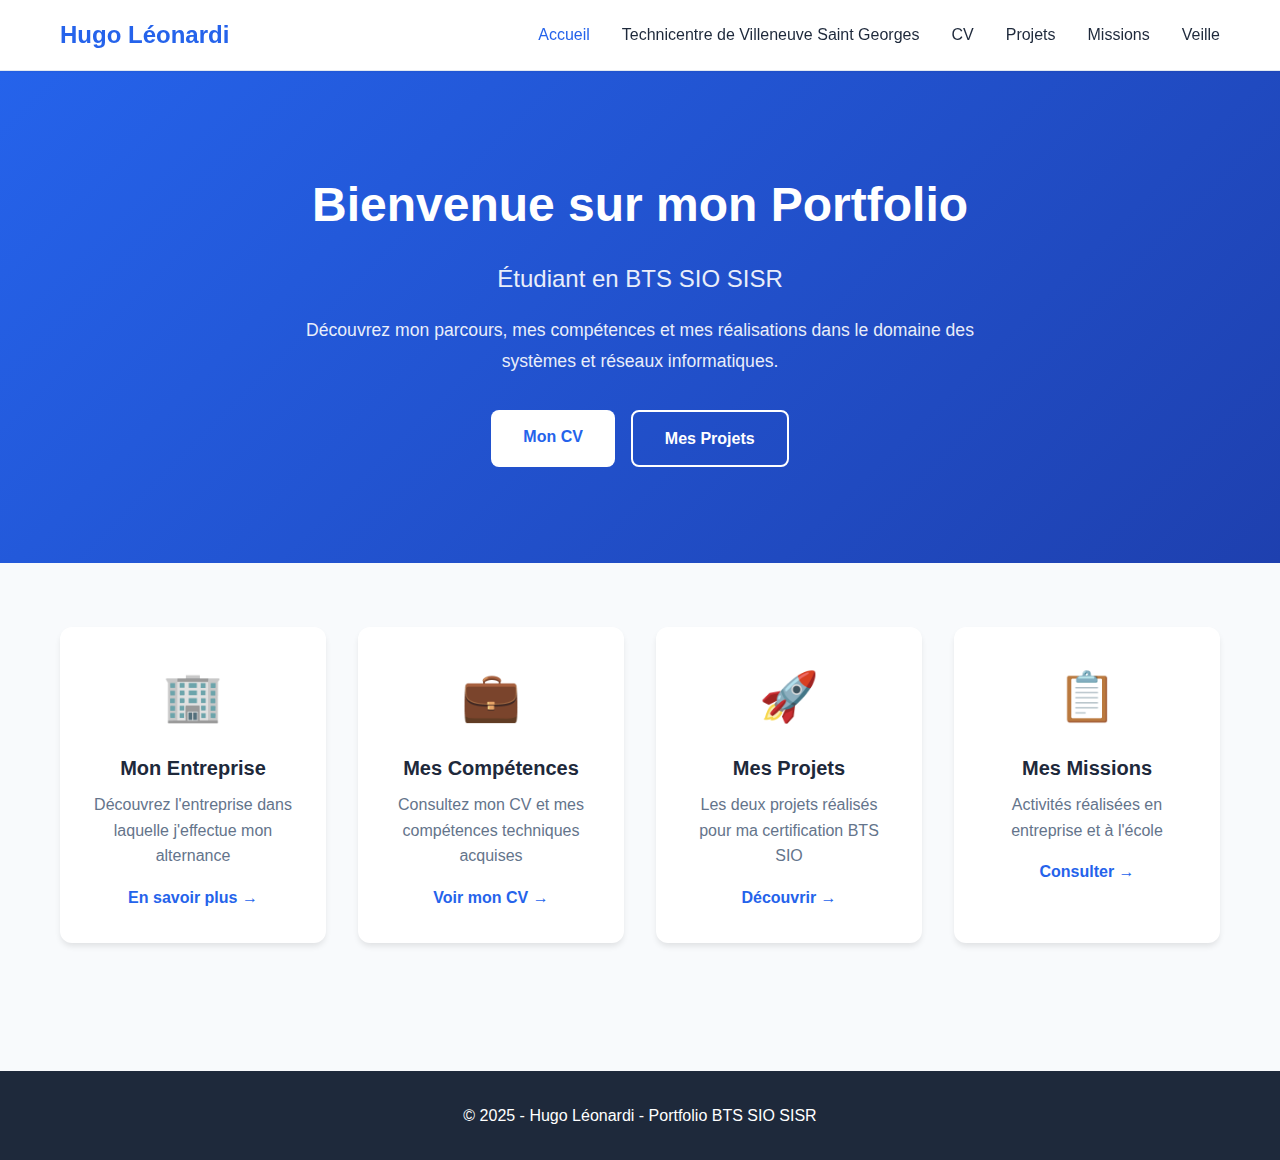
<file: index.html>
<!DOCTYPE html>
<html lang="fr">
<head>
    <meta charset="UTF-8">
    <meta name="viewport" content="width=device-width, initial-scale=1.0">
    <title>Portfolio - BTS SIO SISR</title>
    <link rel="stylesheet" href="style.css">
</head>
<body>
    <nav class="navbar">
        <div class="container">
            <div class="logo">Hugo Léonardi</div>
            <ul class="nav-menu">
                <li><a href="index.html" class="active">Accueil</a></li>
                <li><a href="entreprise.html">Technicentre de Villeneuve Saint Georges</a></li>
                <li><a href="cv.html">CV</a></li>
                <li><a href="projets.html">Projets</a></li>
                <li><a href="missions.html">Missions</a></li>
                <li><a href="veille.html">Veille</a></li> 
            </ul>
        </div>
    </nav>

    <header class="hero">
        <div class="container">
            <div class="hero-content">
                <h1>Bienvenue sur mon Portfolio</h1>
                <p class="subtitle">Étudiant en BTS SIO SISR</p>
                <p class="description">
                    Découvrez mon parcours, mes compétences et mes réalisations 
                    dans le domaine des systèmes et réseaux informatiques.
                </p>
                <div class="cta-buttons">
                    <a href="cv.html" class="btn btn-primary">Mon CV</a>
                    <a href="projets.html" class="btn btn-secondary">Mes Projets</a>
                </div>
            </div>
        </div>
    </header>

    <section class="features">
        <div class="container">
            <div class="feature-grid">
                <div class="feature-card">
                    <div class="icon">🏢</div>
                    <h3>Mon Entreprise</h3>
                    <p>Découvrez l'entreprise dans laquelle j'effectue mon alternance</p>
                    <a href="entreprise.html" class="link">En savoir plus →</a>
                </div>
                <div class="feature-card">
                    <div class="icon">💼</div>
                    <h3>Mes Compétences</h3>
                    <p>Consultez mon CV et mes compétences techniques acquises</p>
                    <a href="cv.html" class="link">Voir mon CV →</a>
                </div>
                <div class="feature-card">
                    <div class="icon">🚀</div>
                    <h3>Mes Projets</h3>
                    <p>Les deux projets réalisés pour ma certification BTS SIO</p>
                    <a href="projets.html" class="link">Découvrir →</a>
                </div>
                <div class="feature-card">
                    <div class="icon">📋</div>
                    <h3>Mes Missions</h3>
                    <p>Activités réalisées en entreprise et à l'école</p>
                    <a href="missions.html" class="link">Consulter →</a>
                </div>
            </div>
        </div>
    </section>

    <footer class="footer">
        <div class="container">
            <p>&copy; 2025 - Hugo Léonardi - Portfolio BTS SIO SISR</p>
        </div>
    </footer>
</body>
</html>
</file>
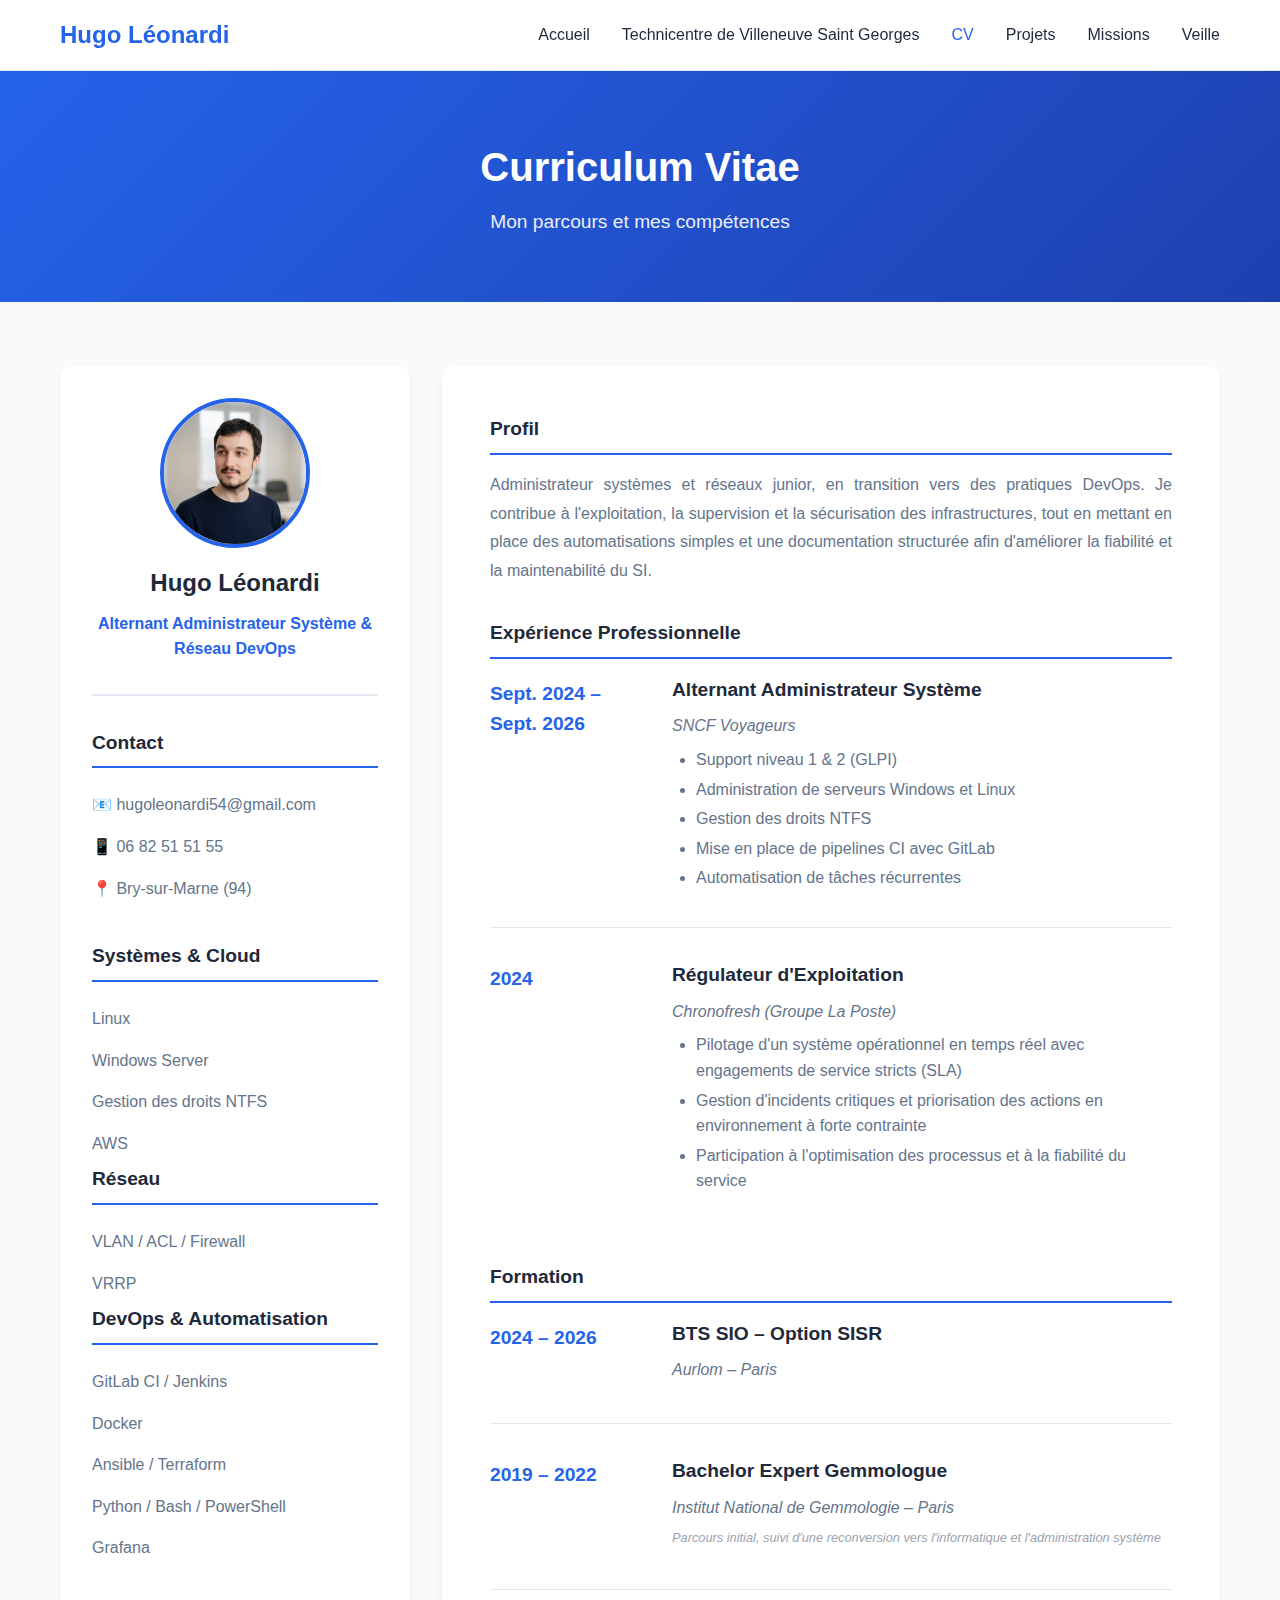
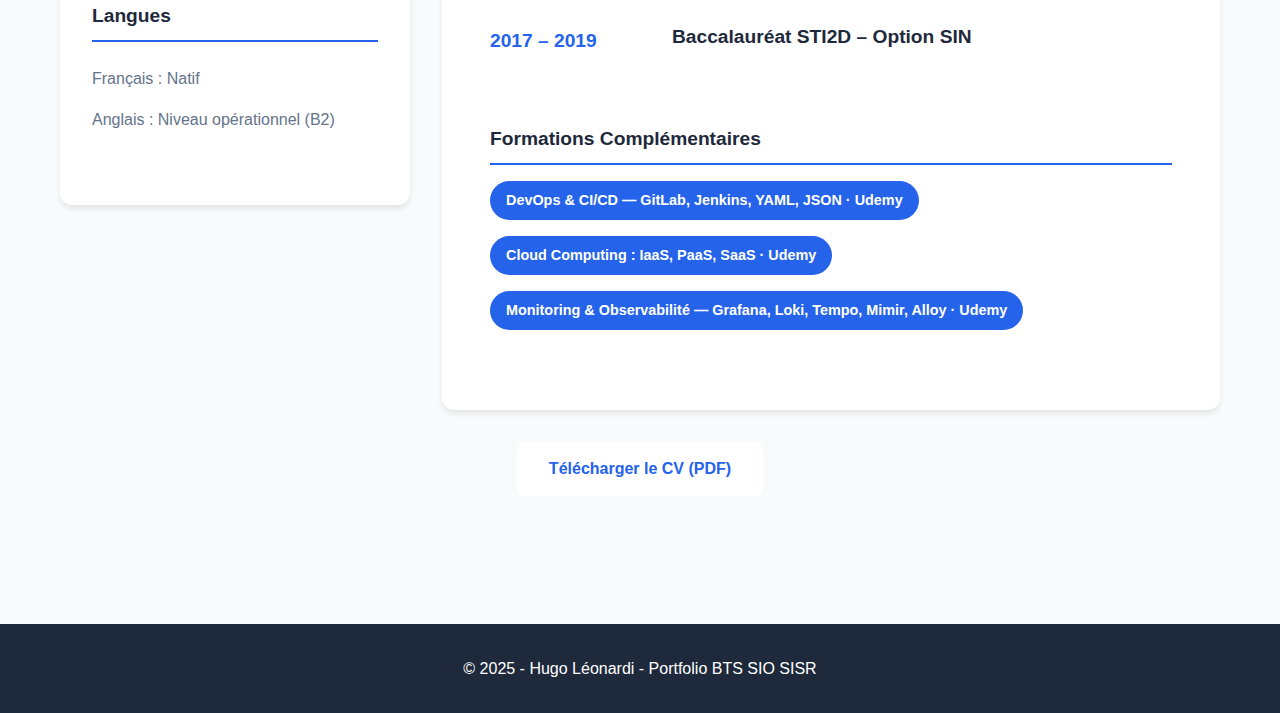
<file: cv.html>
<!DOCTYPE html>
<html lang="fr">
<head>
    <meta charset="UTF-8">
    <meta name="viewport" content="width=device-width, initial-scale=1.0">
    <title>Mon CV - Portfolio</title>
    <link rel="stylesheet" href="style.css">
</head>
<body>
    <nav class="navbar">
        <div class="container">
            <div class="logo">Hugo Léonardi</div>
            <ul class="nav-menu">
                <li><a href="index.html">Accueil</a></li>
                <li><a href="entreprise.html">Technicentre de Villeneuve Saint Georges</a></li>
                <li><a href="cv.html" class="active">CV</a></li>
                <li><a href="projets.html">Projets</a></li>
                <li><a href="missions.html">Missions</a></li>
                <li><a href="veille.html">Veille</a></li> 
            </ul>
        </div>
    </nav>

    <section class="page-header">
        <div class="container">
            <h1>Curriculum Vitae</h1>
            <p>Mon parcours et mes compétences</p>
        </div>
    </section>

    <section class="content-section">
        <div class="container">
            <div class="cv-layout">
                <!-- Colonne gauche -->
                <div class="cv-sidebar">
                    <div class="profile-section">
                        <div class="profile-image">
                            <img src="images/Photo CV.png" alt="Photo de profil">
                        </div>
                        <h2>Hugo Léonardi</h2>
                        <p class="cv-title">Alternant Administrateur Système & Réseau DevOps</p>
                    </div>

                    <div class="cv-section">
                        <h3>Contact</h3>
                        <ul class="contact-list">
                            <li>📧 hugoleonardi54@gmail.com</li>
                            <li>📱 06 82 51 51 55</li>
                            <li>📍 Bry-sur-Marne (94)</li>
                        </ul>
                    </div>

                    <div class="cv-section">
                        <h3>Systèmes & Cloud</h3>
                        <ul class="simple-list">
                            <li>Linux</li>
                            <li>Windows Server</li>
                            <li>Gestion des droits NTFS</li>
                            <li>AWS</li>
                        </ul>

                        <h3>Réseau</h3>
                        <ul class="simple-list">
                            <li>VLAN / ACL / Firewall</li>
                            <li>VRRP</li>
                        </ul>

                        <h3>DevOps & Automatisation</h3>
                        <ul class="simple-list">
                            <li>GitLab CI / Jenkins</li>
                            <li>Docker</li>
                            <li>Ansible / Terraform</li>
                            <li>Python / Bash / PowerShell</li>
                            <li>Grafana</li>
                        </ul>
                    </div>


                    <div class="cv-section">
                        <h3>Langues</h3>
                        <ul class="simple-list">
                            <li>Français : Natif</li>
                            <li>Anglais : Niveau opérationnel (B2)</li>
                        </ul>
                    </div>
                </div>

                <!-- Colonne droite -->
                <div class="cv-main">

                    <div class="cv-section">
                        <h3>Profil</h3>
                        <p class="text-block">
                            Administrateur systèmes et réseaux junior, en transition vers des pratiques DevOps. Je contribue à l'exploitation, la supervision et la sécurisation des infrastructures, tout en mettant en place des automatisations simples et une documentation structurée afin d'améliorer la fiabilité et la maintenabilité du SI.
                        </p>
                    </div>

                    <div class="cv-section">
                        <h3>Expérience Professionnelle</h3>
                        <div class="timeline-item">
                            <div class="timeline-date">Sept. 2024 – Sept. 2026</div>
                            <div class="timeline-content">
                                <h4>Alternant Administrateur Système</h4>
                                <p class="subtitle">SNCF Voyageurs</p>
                                <ul>
                                    <li>Support niveau 1 & 2 (GLPI)</li>
                                    <li>Administration de serveurs Windows et Linux</li>
                                    <li>Gestion des droits NTFS</li>
                                    <li>Mise en place de pipelines CI avec GitLab</li>
                                    <li>Automatisation de tâches récurrentes</li>
                                </ul>
                            </div>
                        </div>
                        <div class="timeline-item">
                            <div class="timeline-date">2024</div>
                            <div class="timeline-content">
                                <h4>Régulateur d'Exploitation</h4>
                                <p class="subtitle">Chronofresh (Groupe La Poste)</p>
                                <ul>
                                    <li>Pilotage d'un système opérationnel en temps réel avec engagements de service stricts (SLA)</li>
                                    <li>Gestion d'incidents critiques et priorisation des actions en environnement à forte contrainte</li>
                                    <li>Participation à l'optimisation des processus et à la fiabilité du service</li>
                                </ul>
                            </div>
                        </div>
                    </div>

                    <div class="cv-section">
                        <h3>Formation</h3>
                        <div class="timeline-item">
                            <div class="timeline-date">2024 – 2026</div>
                            <div class="timeline-content">
                                <h4>BTS SIO – Option SISR</h4>
                                <p class="subtitle">Aurlom – Paris</p>
                            </div>
                        </div>
                        <div class="timeline-item">
                            <div class="timeline-date">2019 – 2022</div>
                            <div class="timeline-content">
                                <h4>Bachelor Expert Gemmologue</h4>
                                <p class="subtitle">Institut National de Gemmologie – Paris</p>
                                <p class="subtitle" style="font-size:0.8rem; color:#9ca3af;">Parcours initial, suivi d'une reconversion vers l'informatique et l'administration système</p>
                            </div>
                        </div>
                        <div class="timeline-item">
                            <div class="timeline-date">2017 – 2019</div>
                            <div class="timeline-content">
                                <h4>Baccalauréat STI2D – Option SIN</h4>
                            </div>
                        </div>
                    </div>

                    <div class="cv-section">
                        <h3>Formations Complémentaires</h3>
                        <div class="cert-grid">
                            <div class="cert-badge">DevOps & CI/CD — GitLab, Jenkins, YAML, JSON · Udemy</div>
                            <div class="cert-badge">Cloud Computing : IaaS, PaaS, SaaS · Udemy</div>
                            <div class="cert-badge">Monitoring & Observabilité — Grafana, Loki, Tempo, Mimir, Alloy · Udemy</div>
                        </div>
                    </div>

                </div>
            </div>

            <div class="download-section">
                <a href="docs/CV ADMIN SYS RES.pdf" class="btn btn-primary" target="_blank">Télécharger le CV (PDF)</a>
            </div>
        </div>
    </section>

    <footer class="footer">
        <div class="container">
            <p>&copy; 2025 - Hugo Léonardi - Portfolio BTS SIO SISR</p>
        </div>
    </footer>
</body>
</html>
</file>
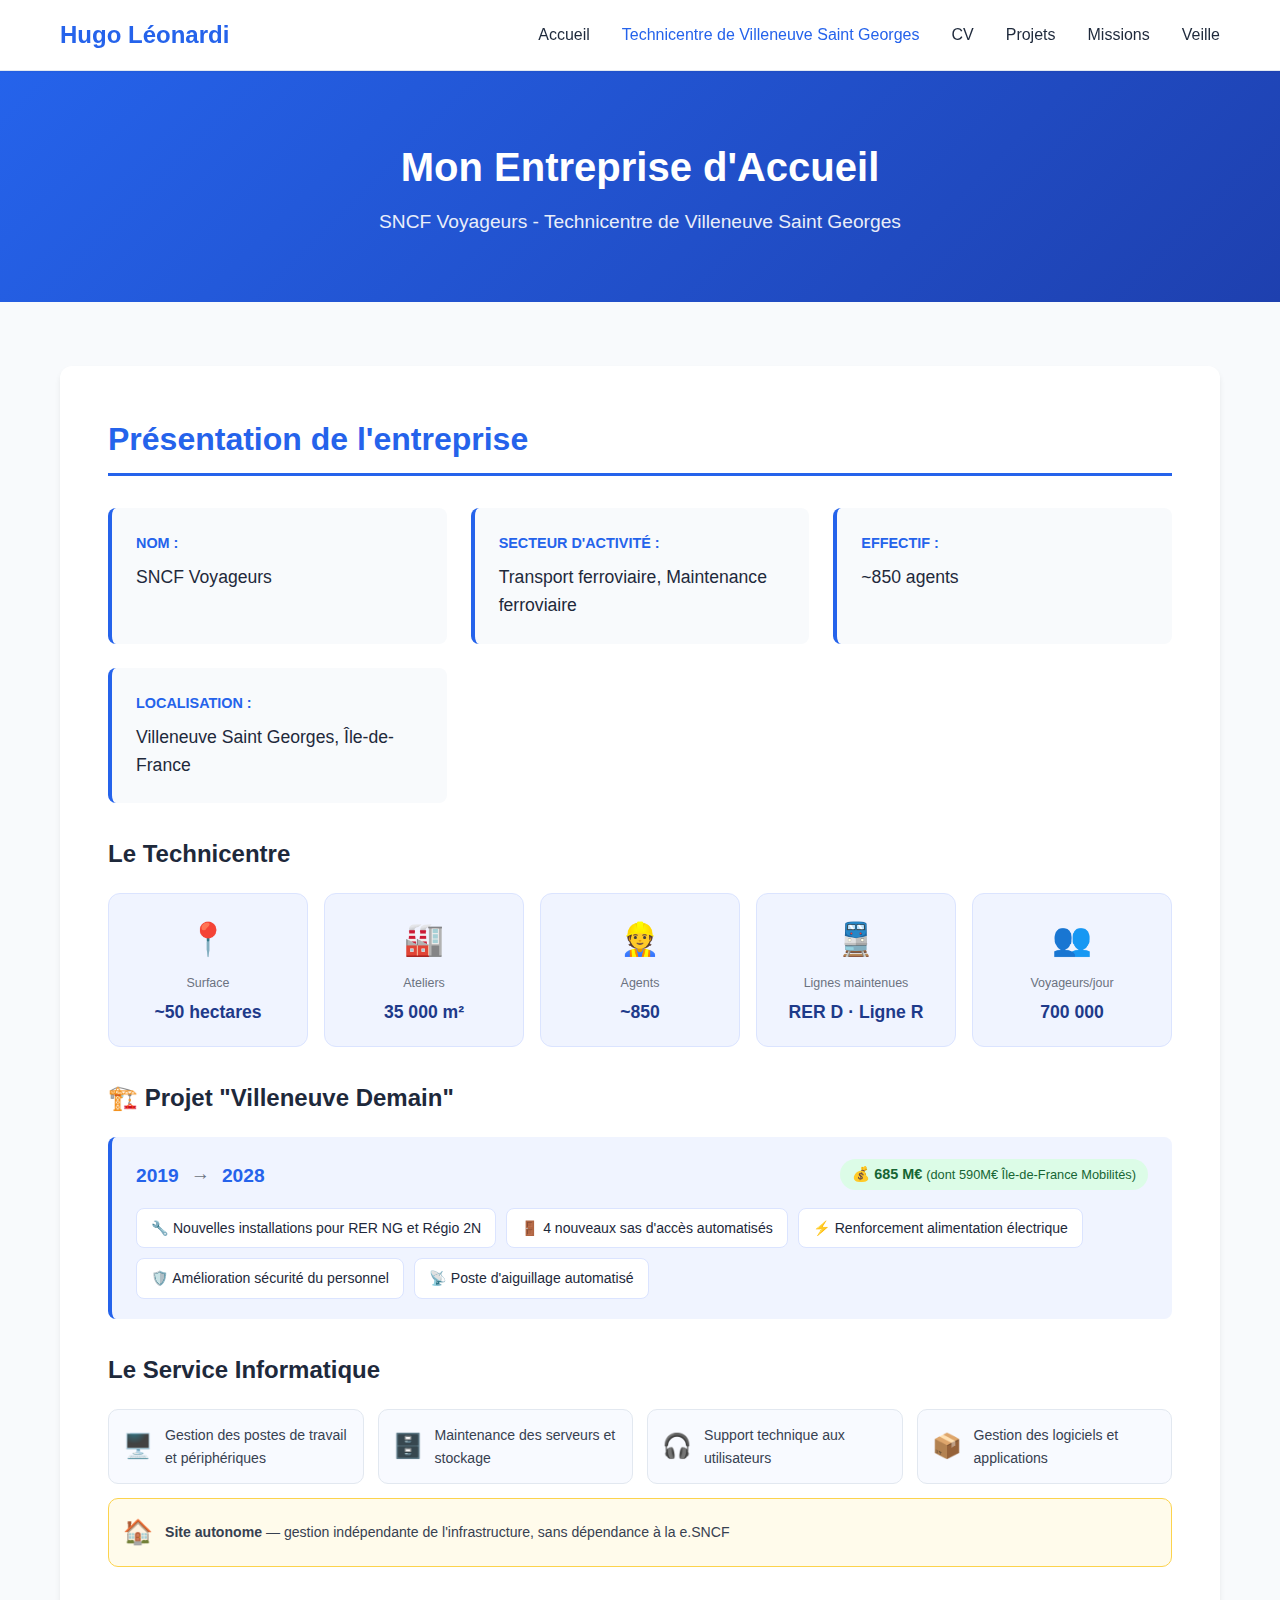
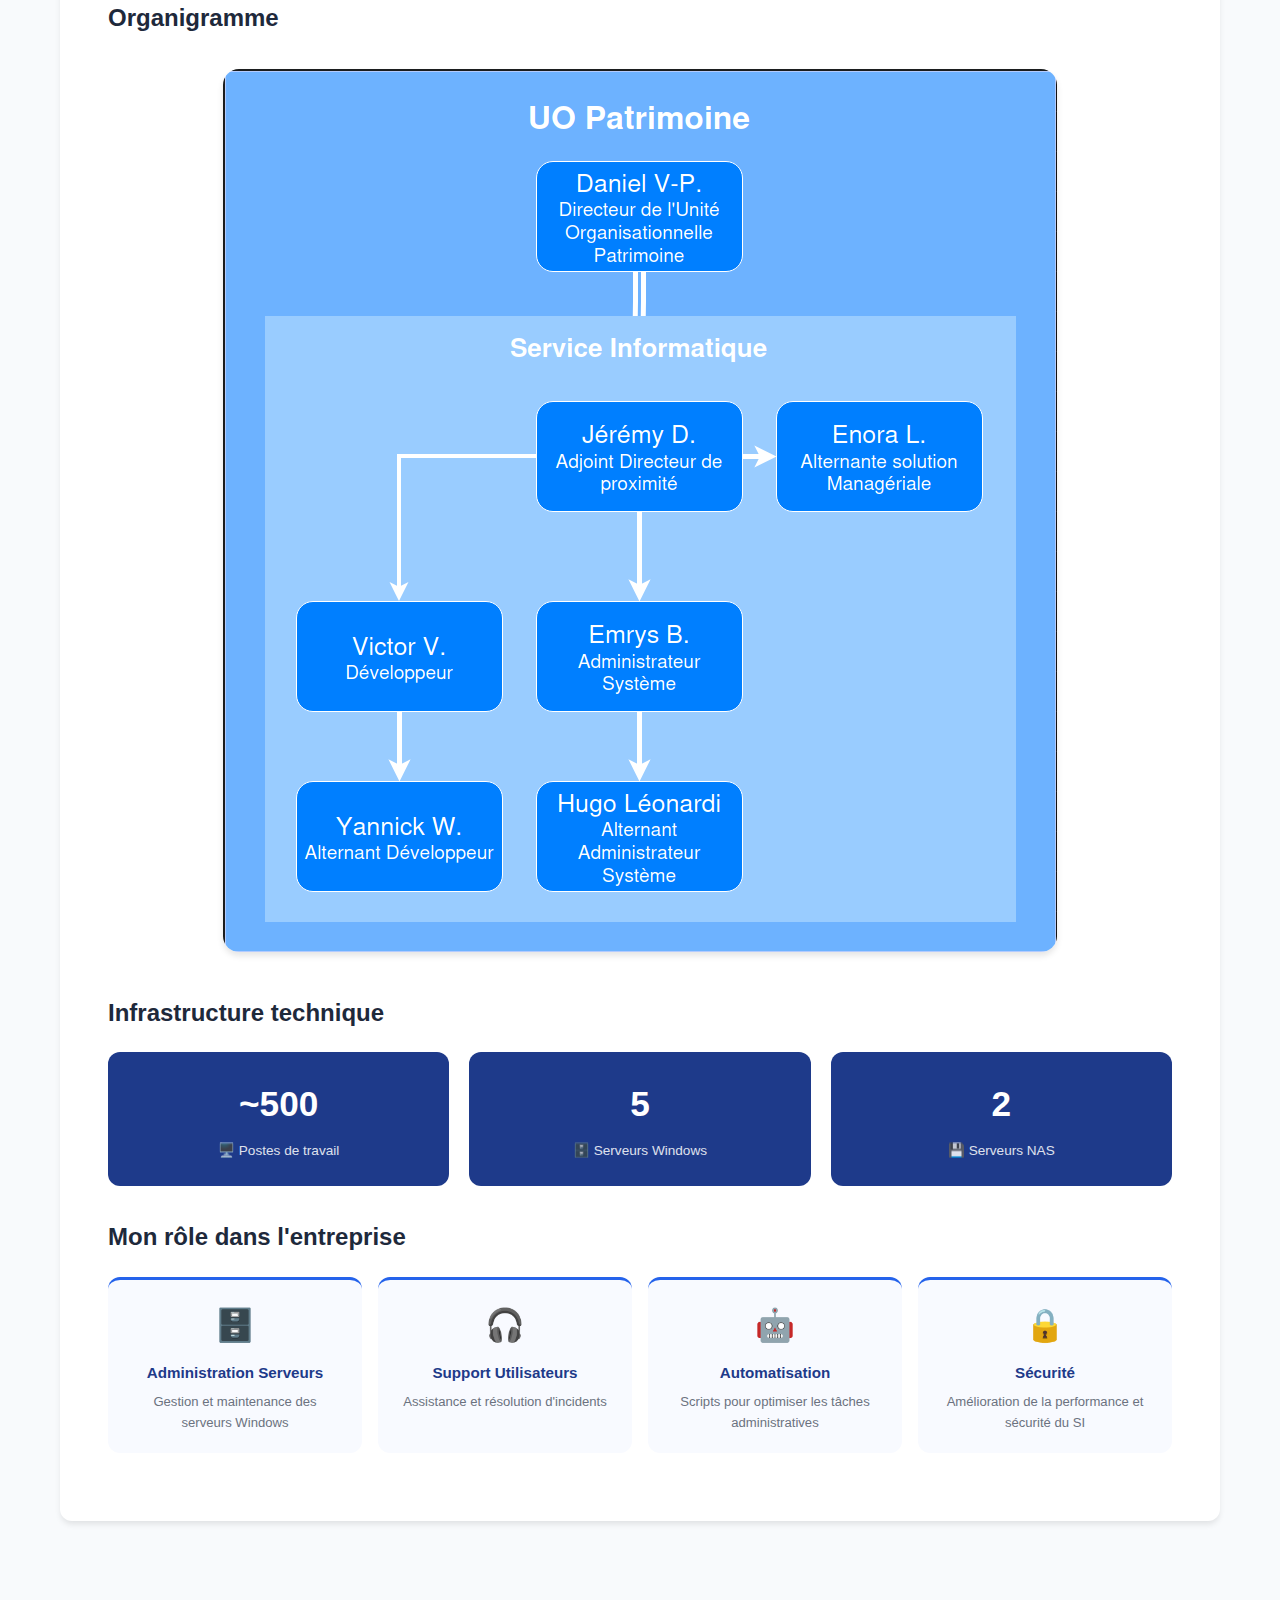
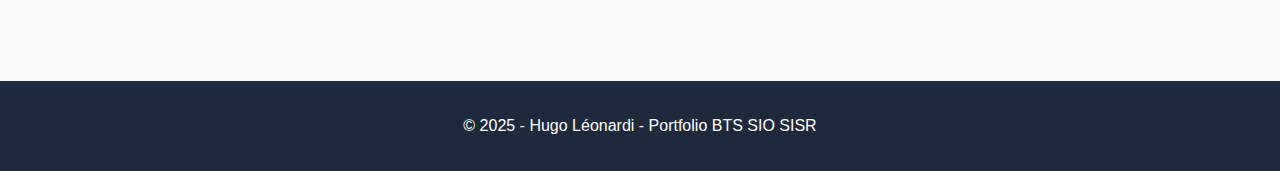
<file: entreprise.html>
<!DOCTYPE html>
<html lang="fr">
<head>
    <meta charset="UTF-8">
    <meta name="viewport" content="width=device-width, initial-scale=1.0">
    <title>Mon Entreprise - Portfolio</title>
    <link rel="stylesheet" href="style.css">
</head>
<body>
    <nav class="navbar">
        <div class="container">
            <div class="logo">Hugo Léonardi</div>
            <ul class="nav-menu">
                <li><a href="index.html">Accueil</a></li>
                <li><a href="entreprise.html" class="active">Technicentre de Villeneuve Saint Georges</a></li>
                <li><a href="cv.html">CV</a></li>
                <li><a href="projets.html">Projets</a></li>
                <li><a href="missions.html">Missions</a></li>
                <li><a href="veille.html">Veille</a></li> 
            </ul>
        </div>
    </nav>

    <section class="page-header">
        <div class="container">
            <h1>Mon Entreprise d'Accueil</h1>
            <p>SNCF Voyageurs - Technicentre de Villeneuve Saint Georges</p>
        </div>
    </section>

    <section class="content-section">
        <div class="container">
            <div class="content-card">
                <h2>Présentation de l'entreprise</h2>
                
                <div class="info-grid">
                    <div class="info-item">
                        <strong>Nom :</strong>
                        <p>SNCF Voyageurs</p>
                    </div>
                    <div class="info-item">
                        <strong>Secteur d'activité :</strong>
                        <p>Transport ferroviaire, Maintenance ferroviaire</p>
                    </div>
                    <div class="info-item">
                        <strong>Effectif :</strong>
                        <p>~850 agents</p>
                    </div>
                    <div class="info-item">
                        <strong>Localisation :</strong>
                        <p>Villeneuve Saint Georges, Île-de-France</p>
                    </div>
                </div>

                <!-- LE TECHNICENTRE -->
                <h3>Le Technicentre</h3>

                <div class="highlight-cards">
                    <div class="highlight-card">
                        <div class="highlight-icon">📍</div>
                        <div class="highlight-label">Surface</div>
                        <div class="highlight-value">~50 hectares</div>
                    </div>
                    <div class="highlight-card">
                        <div class="highlight-icon">🏭</div>
                        <div class="highlight-label">Ateliers</div>
                        <div class="highlight-value">35 000 m²</div>
                    </div>
                    <div class="highlight-card">
                        <div class="highlight-icon">👷</div>
                        <div class="highlight-label">Agents</div>
                        <div class="highlight-value">~850</div>
                    </div>
                    <div class="highlight-card">
                        <div class="highlight-icon">🚆</div>
                        <div class="highlight-label">Lignes maintenues</div>
                        <div class="highlight-value">RER D · Ligne R</div>
                    </div>
                    <div class="highlight-card">
                        <div class="highlight-icon">👥</div>
                        <div class="highlight-label">Voyageurs/jour</div>
                        <div class="highlight-value">700 000</div>
                    </div>
                </div>

                <!-- PROJET VILLENEUVE DEMAIN -->
                <h3>🏗️ Projet "Villeneuve Demain"</h3>

                <div class="project-timeline">
                    <div class="timeline-header">
                        <span class="timeline-date">2019</span>
                        <span class="timeline-arrow">→</span>
                        <span class="timeline-date">2028</span>
                        <span class="timeline-budget">💰 685 M€ <span class="budget-sub">(dont 590M€ Île-de-France Mobilités)</span></span>
                    </div>
                    <div class="timeline-goals">
                        <div class="timeline-goal">🔧 Nouvelles installations pour RER NG et Régio 2N</div>
                        <div class="timeline-goal">🚪 4 nouveaux sas d'accès automatisés</div>
                        <div class="timeline-goal">⚡ Renforcement alimentation électrique</div>
                        <div class="timeline-goal">🛡️ Amélioration sécurité du personnel</div>
                        <div class="timeline-goal">📡 Poste d'aiguillage automatisé</div>
                    </div>
                </div>

                <!-- SERVICE INFORMATIQUE -->
                <h3>Le Service Informatique</h3>

                <div class="si-grid">
                    <div class="si-feature">
                        <div class="si-icon">🖥️</div>
                        <div class="si-text">Gestion des postes de travail et périphériques</div>
                    </div>
                    <div class="si-feature">
                        <div class="si-icon">🗄️</div>
                        <div class="si-text">Maintenance des serveurs et stockage</div>
                    </div>
                    <div class="si-feature">
                        <div class="si-icon">🎧</div>
                        <div class="si-text">Support technique aux utilisateurs</div>
                    </div>
                    <div class="si-feature">
                        <div class="si-icon">📦</div>
                        <div class="si-text">Gestion des logiciels et applications</div>
                    </div>
                    <div class="si-feature si-feature-full">
                        <div class="si-icon">🏠</div>
                        <div class="si-text"><strong>Site autonome</strong> — gestion indépendante de l'infrastructure, sans dépendance à la e.SNCF</div>
                    </div>
                </div>

                <!-- ORGANIGRAMME -->
                <h3>Organigramme</h3>
                <div class="text-block">
                    <div class="image-container rounded">
                        <img src="images/organigram_sncf.png" alt="Organigramme SNCF">
                    </div>
                </div>

                <!-- INFRASTRUCTURE -->
                <h3>Infrastructure technique</h3>

                <div class="infra-cards">
                    <div class="infra-card">
                        <div class="infra-number">~500</div>
                        <div class="infra-label">🖥️ Postes de travail</div>
                    </div>
                    <div class="infra-card">
                        <div class="infra-number">5</div>
                        <div class="infra-label">🗄️ Serveurs Windows</div>
                    </div>
                    <div class="infra-card">
                        <div class="infra-number">2</div>
                        <div class="infra-label">💾 Serveurs NAS</div>
                    </div>
                </div>

                <!-- MON ROLE -->
                <h3>Mon rôle dans l'entreprise</h3>

                <div class="role-grid">
                    <div class="role-card">
                        <div class="role-icon">🗄️</div>
                        <div class="role-title">Administration Serveurs</div>
                        <div class="role-desc">Gestion et maintenance des serveurs Windows</div>
                    </div>
                    <div class="role-card">
                        <div class="role-icon">🎧</div>
                        <div class="role-title">Support Utilisateurs</div>
                        <div class="role-desc">Assistance et résolution d'incidents</div>
                    </div>
                    <div class="role-card">
                        <div class="role-icon">🤖</div>
                        <div class="role-title">Automatisation</div>
                        <div class="role-desc">Scripts pour optimiser les tâches administratives</div>
                    </div>
                    <div class="role-card">
                        <div class="role-icon">🔒</div>
                        <div class="role-title">Sécurité</div>
                        <div class="role-desc">Amélioration de la performance et sécurité du SI</div>
                    </div>
                </div>

            </div>
        </div>
    </section>

    <footer class="footer">
        <div class="container">
            <p>&copy; 2025 - Hugo Léonardi - Portfolio BTS SIO SISR</p>
        </div>
    </footer>
</body>
</html>
</file>
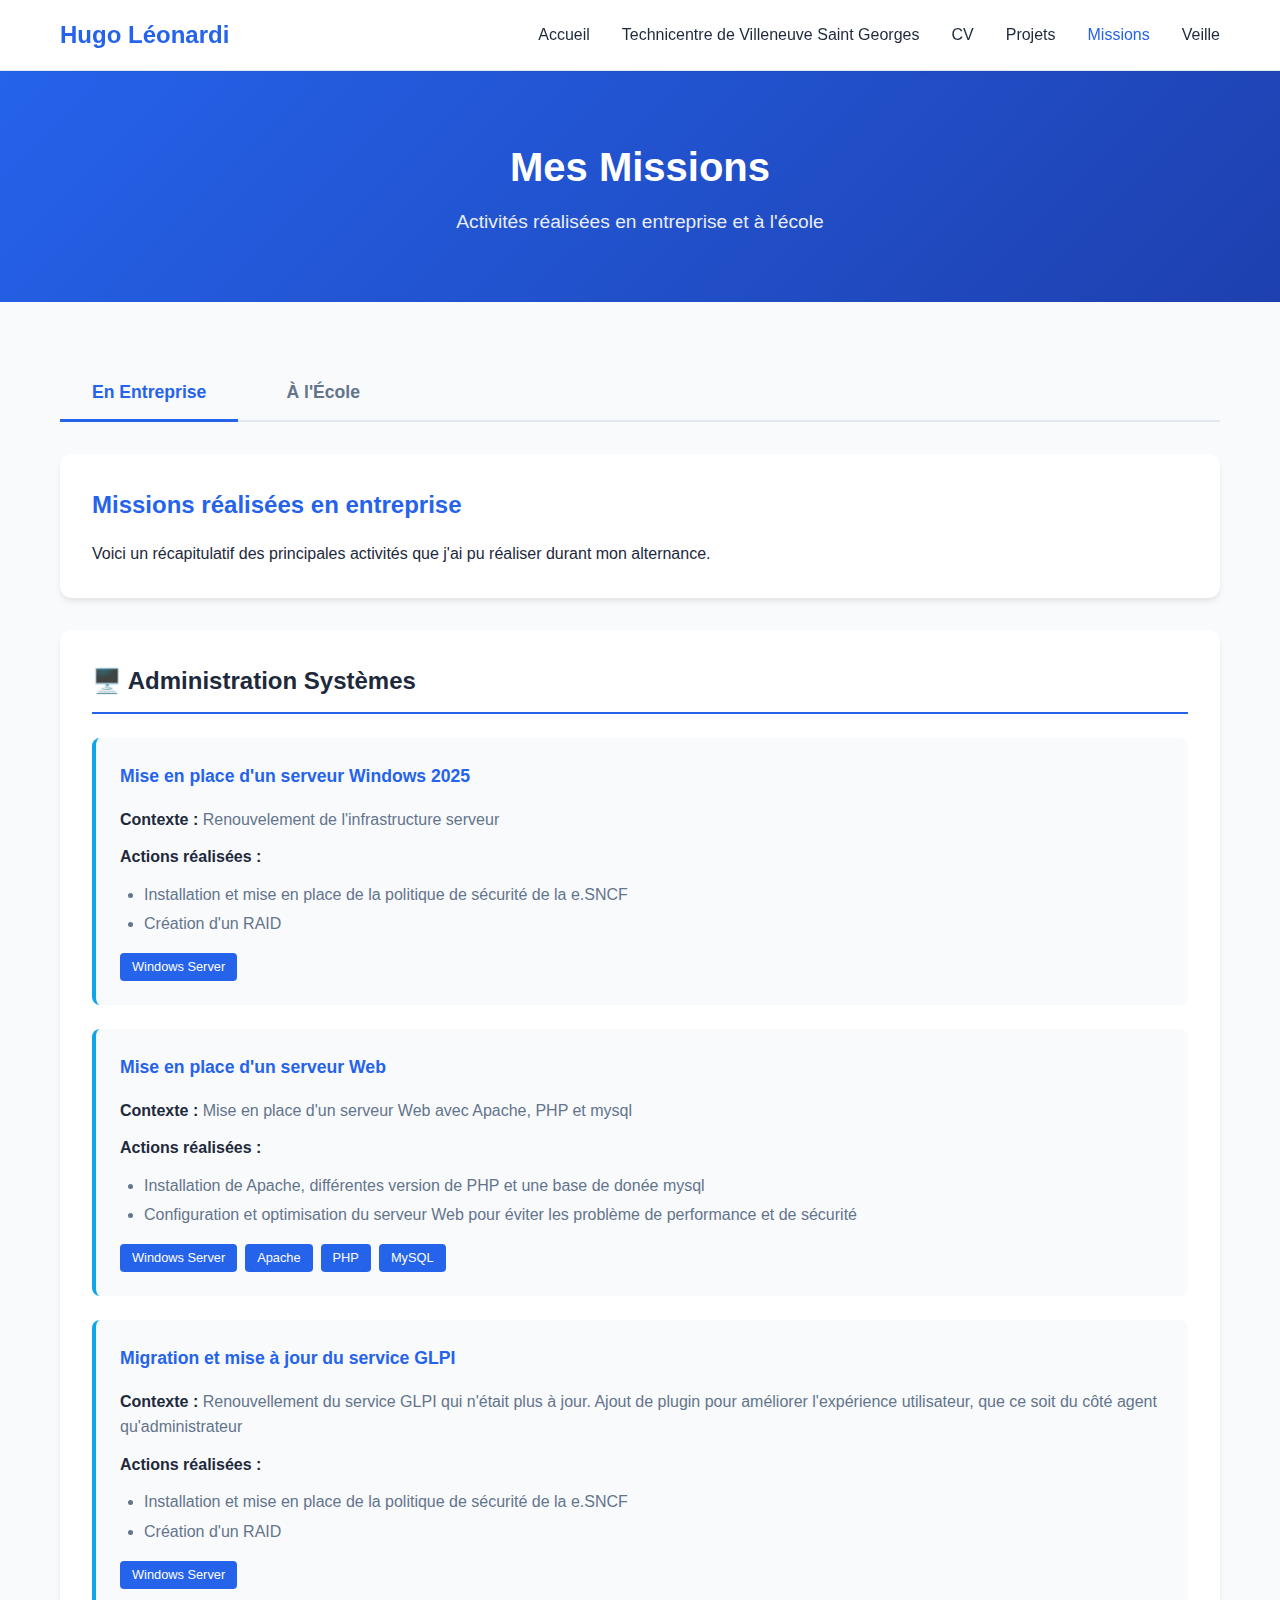
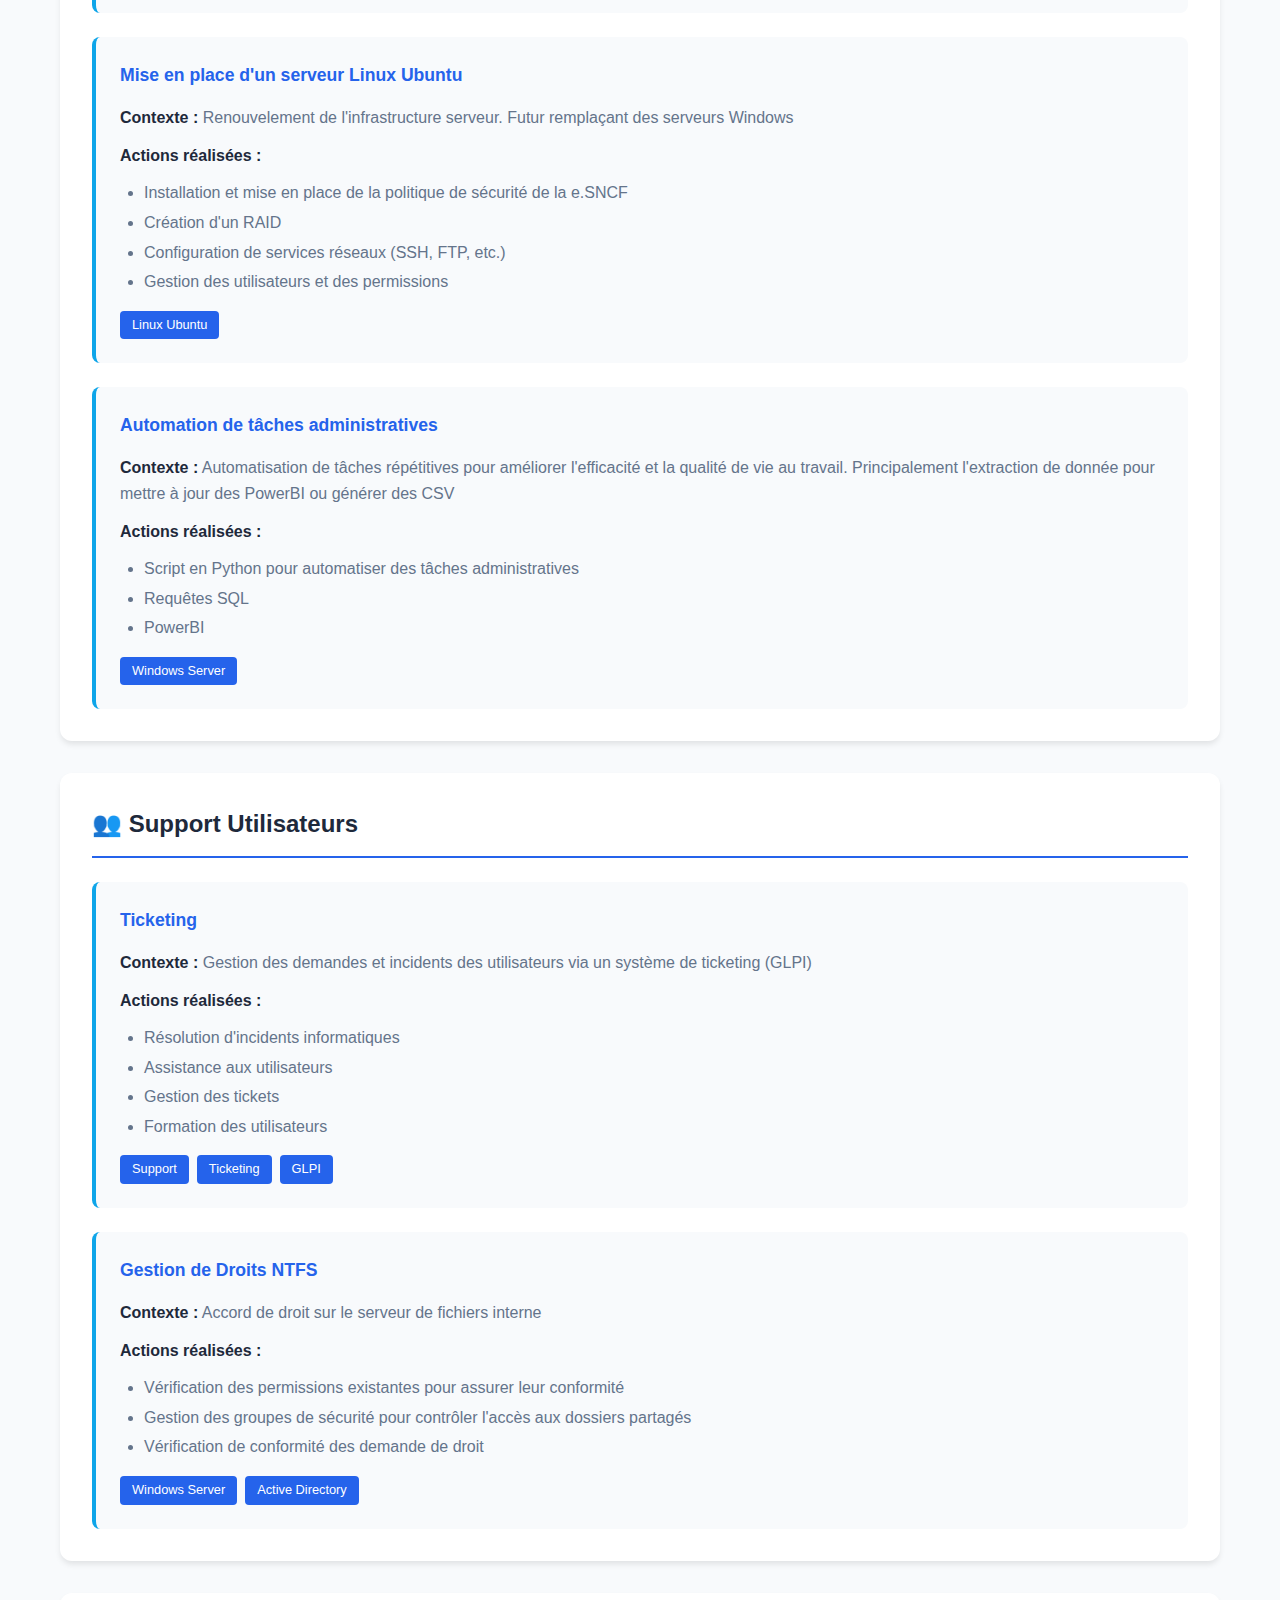
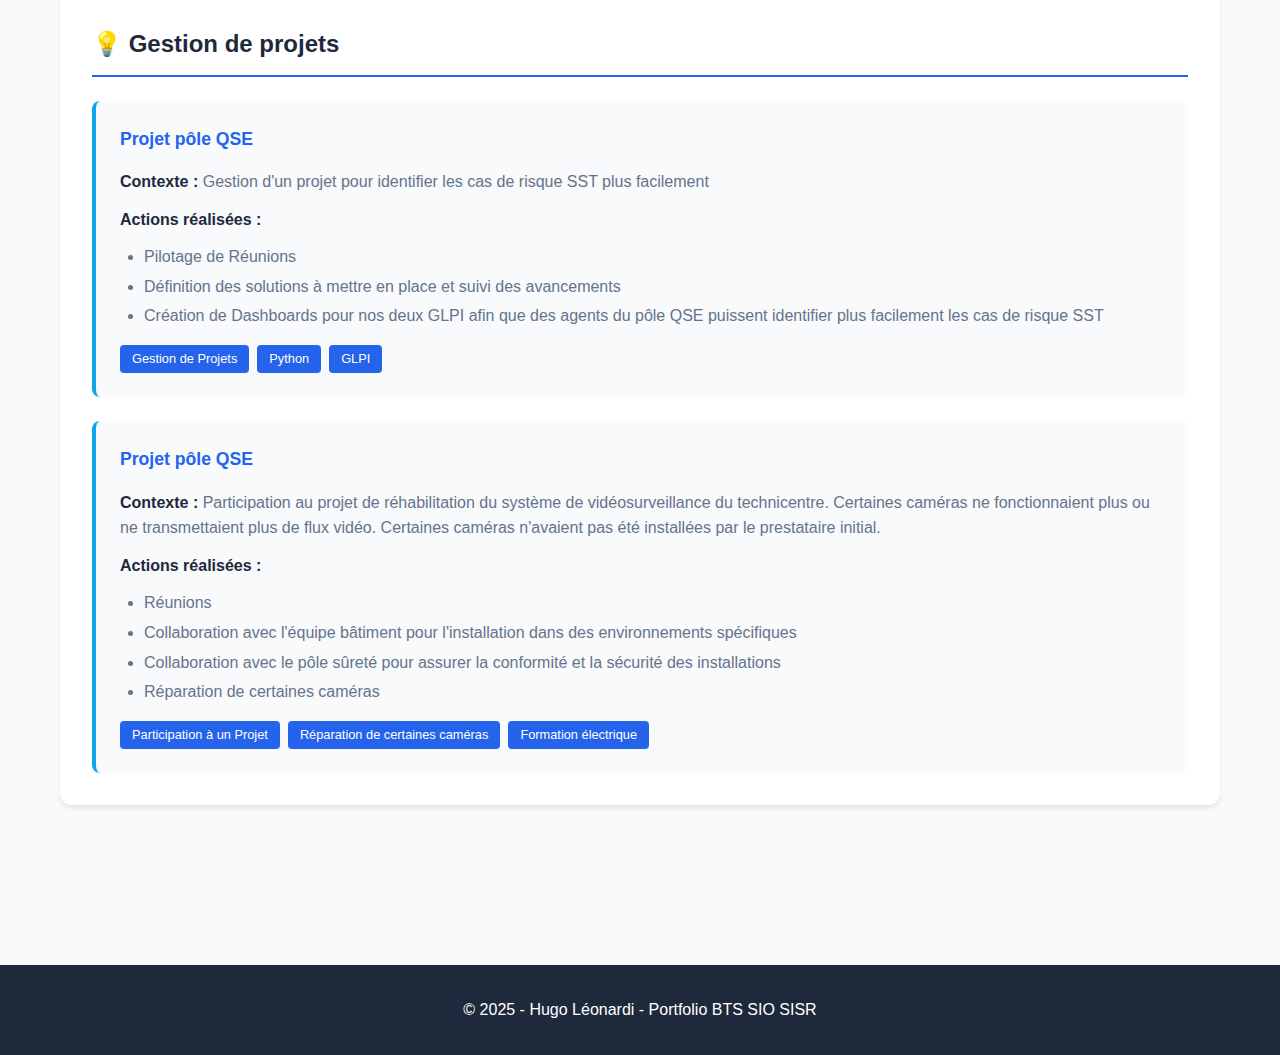
<file: missions.html>
<!DOCTYPE html>
<html lang="fr">
<head>
    <meta charset="UTF-8">
    <meta name="viewport" content="width=device-width, initial-scale=1.0">
    <title>Mes Missions - Portfolio</title>
    <link rel="stylesheet" href="style.css">
</head>
<body>
    <nav class="navbar">
        <div class="container">
            <div class="logo">Hugo Léonardi</div>
            <ul class="nav-menu">
                <li><a href="index.html">Accueil</a></li>
                <li><a href="entreprise.html">Technicentre de Villeneuve Saint Georges</a></li>
                <li><a href="cv.html">CV</a></li>
                <li><a href="projets.html">Projets</a></li>
                <li><a href="missions.html" class="active">Missions</a></li>
                <li><a href="veille.html">Veille</a></li> 
            </ul>
        </div>
    </nav>

    <section class="page-header">
        <div class="container">
            <h1>Mes Missions</h1>
            <p>Activités réalisées en entreprise et à l'école</p>
        </div>
    </section>

    <section class="content-section">
        <div class="container">
            <!-- Onglets pour séparer entreprise et école -->
            <div class="tabs">
                <button class="tab-button active" onclick="showTab('entreprise')">
                    En Entreprise
                </button>
                <button class="tab-button" onclick="showTab('ecole')">
                    À l'École
                </button>
            </div>

            <!-- Missions en entreprise -->
            <div id="entreprise" class="tab-content active">
                <div class="missions-intro">
                    <h2>Missions réalisées en entreprise</h2>
                    <p>
                        Voici un récapitulatif des principales activités que j'ai pu 
                        réaliser durant mon alternance.
                    </p>
                </div>

                <div class="mission-category">
                    <h3>🖥️ Administration Systèmes</h3>
                    <div class="mission-list">
                        
                        <div class="mission-item">
                            <h4>Mise en place d'un serveur Windows 2025</h4>
                            <p><strong>Contexte :</strong> Renouvelement de l'infrastructure serveur</p>
                            <p><strong>Actions réalisées :</strong></p>
                            <ul>
                                <li>Installation et mise en place de la politique de sécurité de la e.SNCF</li>
                                <li>Création d'un RAID</li>
                            </ul>
                            <div class="mission-tags">
                                <span class="tag-small">Windows Server</span>
                            </div>
                        </div>

                        <div class="mission-item">
                            <h4>Mise en place d'un serveur Web</h4>
                            <p><strong>Contexte :</strong> Mise en place d'un serveur Web avec Apache, PHP et mysql</p>
                            <p><strong>Actions réalisées :</strong></p>
                            <ul>
                                <li>Installation de Apache, différentes version de PHP et une base de donée mysql</li>
                                <li>Configuration et optimisation du serveur Web pour éviter les problème de performance et de sécurité</li>
                            </ul>
                            <div class="mission-tags">
                                <span class="tag-small">Windows Server</span>
                                <span class="tag-small">Apache</span>
                                <span class="tag-small">PHP</span>
                                <span class="tag-small">MySQL</span>
                            </div>
                        </div>

                        <div class="mission-item">
                            <h4>Migration et mise à jour du service GLPI</h4>
                            <p><strong>Contexte :</strong> Renouvellement du service GLPI qui n'était plus à jour. Ajout de plugin pour améliorer l'expérience utilisateur, que ce soit du côté agent qu'administrateur</p>
                            <p><strong>Actions réalisées :</strong></p>
                            <ul>
                                <li>Installation et mise en place de la politique de sécurité de la e.SNCF</li>
                                <li>Création d'un RAID</li>
                            </ul>
                            <div class="mission-tags">
                                <span class="tag-small">Windows Server</span>
                            </div>
                        </div>

                        <div class="mission-item">
                            <h4>Mise en place d'un serveur Linux Ubuntu</h4>
                            <p><strong>Contexte :</strong> Renouvelement de l'infrastructure serveur. Futur remplaçant des serveurs Windows</p>
                            <p><strong>Actions réalisées :</strong></p>
                            <ul>
                                <li>Installation et mise en place de la politique de sécurité de la e.SNCF</li>
                                <li>Création d'un RAID</li>
                                <li>Configuration de services réseaux (SSH, FTP, etc.)</li>
                                <li>Gestion des utilisateurs et des permissions</li>
                            </ul>
                            <div class="mission-tags">
                                <span class="tag-small">Linux Ubuntu</span>
                            </div>
                        </div>

                        <div class="mission-item">
                            <h4>Automation de tâches administratives</h4>
                            <p><strong>Contexte :</strong> Automatisation de tâches répétitives pour améliorer l'efficacité et la qualité de vie au travail. Principalement l'extraction de donnée pour mettre à jour des PowerBI ou générer des CSV</p>
                            <p><strong>Actions réalisées :</strong></p>
                            <ul>
                                <li>Script en Python pour automatiser des tâches administratives</li>
                                <li>Requêtes SQL</li>
                                <li>PowerBI</li>
                            </ul>
                            <div class="mission-tags">
                                <span class="tag-small">Windows Server</span>
                            </div>
                        </div>
                    </div>
                </div>

                <div class="mission-category">
                    <h3>👥 Support Utilisateurs</h3>
                    <div class="mission-list">
                        <div class="mission-item">
                            <h4>Ticketing</h4>
                            <p><strong>Contexte :</strong> Gestion des demandes et incidents des utilisateurs via un système de ticketing (GLPI)</p>
                            <p><strong>Actions réalisées :</strong></p>
                            <ul>
                                <li>Résolution d'incidents informatiques</li>
                                <li>Assistance aux utilisateurs</li>
                                <li>Gestion des tickets</li>
                                <li>Formation des utilisateurs</li>
                            </ul>
                            <div class="mission-tags">
                                <span class="tag-small">Support</span>
                                <span class="tag-small">Ticketing</span>
                                <span class="tag-small">GLPI</span>
                            </div>
                        </div>

                        <div class="mission-item">
                            <h4>Gestion de Droits NTFS</h4>
                            <p><strong>Contexte :</strong> Accord de droit sur le serveur de fichiers interne</p>
                            <p><strong>Actions réalisées :</strong></p>
                            <ul>
                                <li>Vérification des permissions existantes pour assurer leur conformité</li>
                                <li>Gestion des groupes de sécurité pour contrôler l'accès aux dossiers partagés</li>
                                <li>Vérification de conformité des demande de droit</li>
                            </ul>
                            <div class="mission-tags">
                                <span class="tag-small">Windows Server</span>
                                <span class="tag-small">Active Directory</span>
                            </div>
                        </div>

                    </div>
                </div>

                <div class="mission-category">
                    <h3>💡 Gestion de projets</h3>
                    <div class="mission-list">
                        <div class="mission-item">
                            <h4>Projet pôle QSE</h4>
                            <p><strong>Contexte :</strong> Gestion d'un projet pour identifier les cas de risque SST plus facilement</p>
                            <p><strong>Actions réalisées :</strong></p>
                            <ul>
                                <li>Pilotage de Réunions</li>
                                <li>Définition des solutions à mettre en place et suivi des avancements</li>
                                <li>Création de Dashboards pour nos deux GLPI afin que des agents du pôle QSE puissent identifier plus facilement les cas de risque SST</li>

                            </ul>
                            <div class="mission-tags">
                                <span class="tag-small">Gestion de Projets</span>
                                <span class="tag-small">Python</span>
                                <span class="tag-small">GLPI</span>
                            </div>
                        </div>

                        <div class="mission-item">
                            <h4>Projet pôle QSE</h4>
                            <p><strong>Contexte :</strong> Participation au projet de réhabilitation du système de vidéosurveillance du technicentre. Certaines caméras ne fonctionnaient plus ou ne transmettaient plus de flux vidéo. Certaines caméras n'avaient pas été installées par le prestataire initial. </p>
                            <p><strong>Actions réalisées :</strong></p>
                            <ul>
                                <li>Réunions</li>
                                <li>Collaboration avec l'équipe bâtiment pour l'installation dans des environnements spécifiques</li>
                                <li>Collaboration avec le pôle sûreté pour assurer la conformité et la sécurité des installations</li>
                                <li>Réparation de certaines caméras</li>

                            </ul>
                            <div class="mission-tags">
                                <span class="tag-small">Participation à un Projet</span>
                                <span class="tag-small">Réparation de certaines caméras</span>
                                <span class="tag-small">Formation électrique</span>
                            </div>
                        </div>

                    </div>
                </div>
            </div>

            <!-- Missions à l'école -->
            <div id="ecole" class="tab-content">
                <div class="missions-intro">
                    <h2>Activités réalisées à l'école</h2>
                    <p>
                        Travaux pratiques et projets réalisés dans le cadre de ma formation.
                    </p>
                </div>

                <div class="mission-category">
                    <h3>🔬 Travaux Pratiques</h3>
                    <div class="mission-list">
                        <div class="mission-item">
                            <h4>Installation classique d'un Serveur Windows (2019)</h4>
                            <p><strong>Objectifs pédagogiques : </strong></p>
                            <ul>
                                <li>Installer un OS (Windows Server 2019)</li>
                                <li>Mettre en place un DNS, AD DS et DHCP</li>
                                <li>Liaison d'un windows client pour tests</li>
                            </ul>
                            <p><strong>Technologies utilisées :</strong></p>
                            <div class="mission-tags">
                                <span class="tag-small">Windows Server</span>
                                <span class="tag-small">Active Directory</span>
                            </div>
                        </div>

                        <div class="mission-item">
                            <h4>Gestion de droits NTFS</h4>
                            <p><strong>Objectifs pédagogiques :</strong></p>
                            <ul>
                                <li>Création et gestion de groupes selon la politique AGDLP</li>
                                <li>Notion de moindre privilège</li>
                                <li>Mise en place d'un partage de fichiers</li>
                            </ul>
                            <div class="mission-tags">
                                <span class="tag-small">Windows Server</span>
                                <span class="tag-small">Active Directory</span>
                            </div>
                        </div>

                        <div class="mission-item">
                            <h4>Mise en place d'un serveur NFS</h4>
                            <p><strong>Objectifs pédagogiques : Mettre en place deux serveurs NFS pour partager des fichers sur un réseau interne</strong></p>
                            <ul>
                                <li>Création d'un serveur de partage NFS</li>
                                <li>Création d'un serveur redondant</li>
                                <li>Application de droit NTFS</li>
                            </ul>
                            <div class="mission-tags">
                                <span class="tag-small">Windows Server</span>
                                <span class="tag-small">Active Directory</span>
                                <span class="tag-small">NFS</span>
                            </div>
                        </div>

                        <div class="mission-item">
                            <h4>Mise en place de GPO</h4>
                            <p><strong>Objectifs pédagogiques : Mettre en place des GPO pour certains employés uniquement. Mise en place de GPO pour empêcher l'accès au panneau de configuration et faire apparaitre le raccourcis de partage NFS pour le bon pôle de chaque utilisateur.</strong></p>
                            <ul>
                                <li>Prise en main de l'outil de gestion des stratégies de groupe (GPO)</li>
                                <li>Interdictions des GPO pour certains utilisateurs</li>
                                <li>Configuration des raccourcis de partage NFS spécifiques par pôle</li>
                            </ul>
                            <div class="mission-tags">
                                <span class="tag-small">Windows Server</span>
                                <span class="tag-small">Active Directory</span>
                                <span class="tag-small">GPO</span>
                            </div>
                        </div>
                    </div>
                </div>

                <div class="mission-category">
                    <h3>🏆 Certifications et Formations</h3>
                    <div class="mission-list">
                        <div class="mission-item">
                            <h4>Formations suivies</h4>
                            <ul>
                                <li>Formation Udemy - Administration DevOps</li>
                                <li>A venir...</li>
                            </ul>
                        </div>
                    </div>
                </div>
            </div>
        </div>
    </section>

    <footer class="footer">
        <div class="container">
            <p>&copy; 2025 - Hugo Léonardi - Portfolio BTS SIO SISR</p>
        </div>
    </footer>

    <script>
        function showTab(tabName) {
            // Cacher tous les contenus
            const contents = document.querySelectorAll('.tab-content');
            contents.forEach(content => {
                content.classList.remove('active');
            });
            
            // Désactiver tous les boutons
            const buttons = document.querySelectorAll('.tab-button');
            buttons.forEach(button => {
                button.classList.remove('active');
            });
            
            // Afficher le contenu sélectionné
            document.getElementById(tabName).classList.add('active');
            event.target.classList.add('active');
        }
    </script>
</body>
</html>
</file>
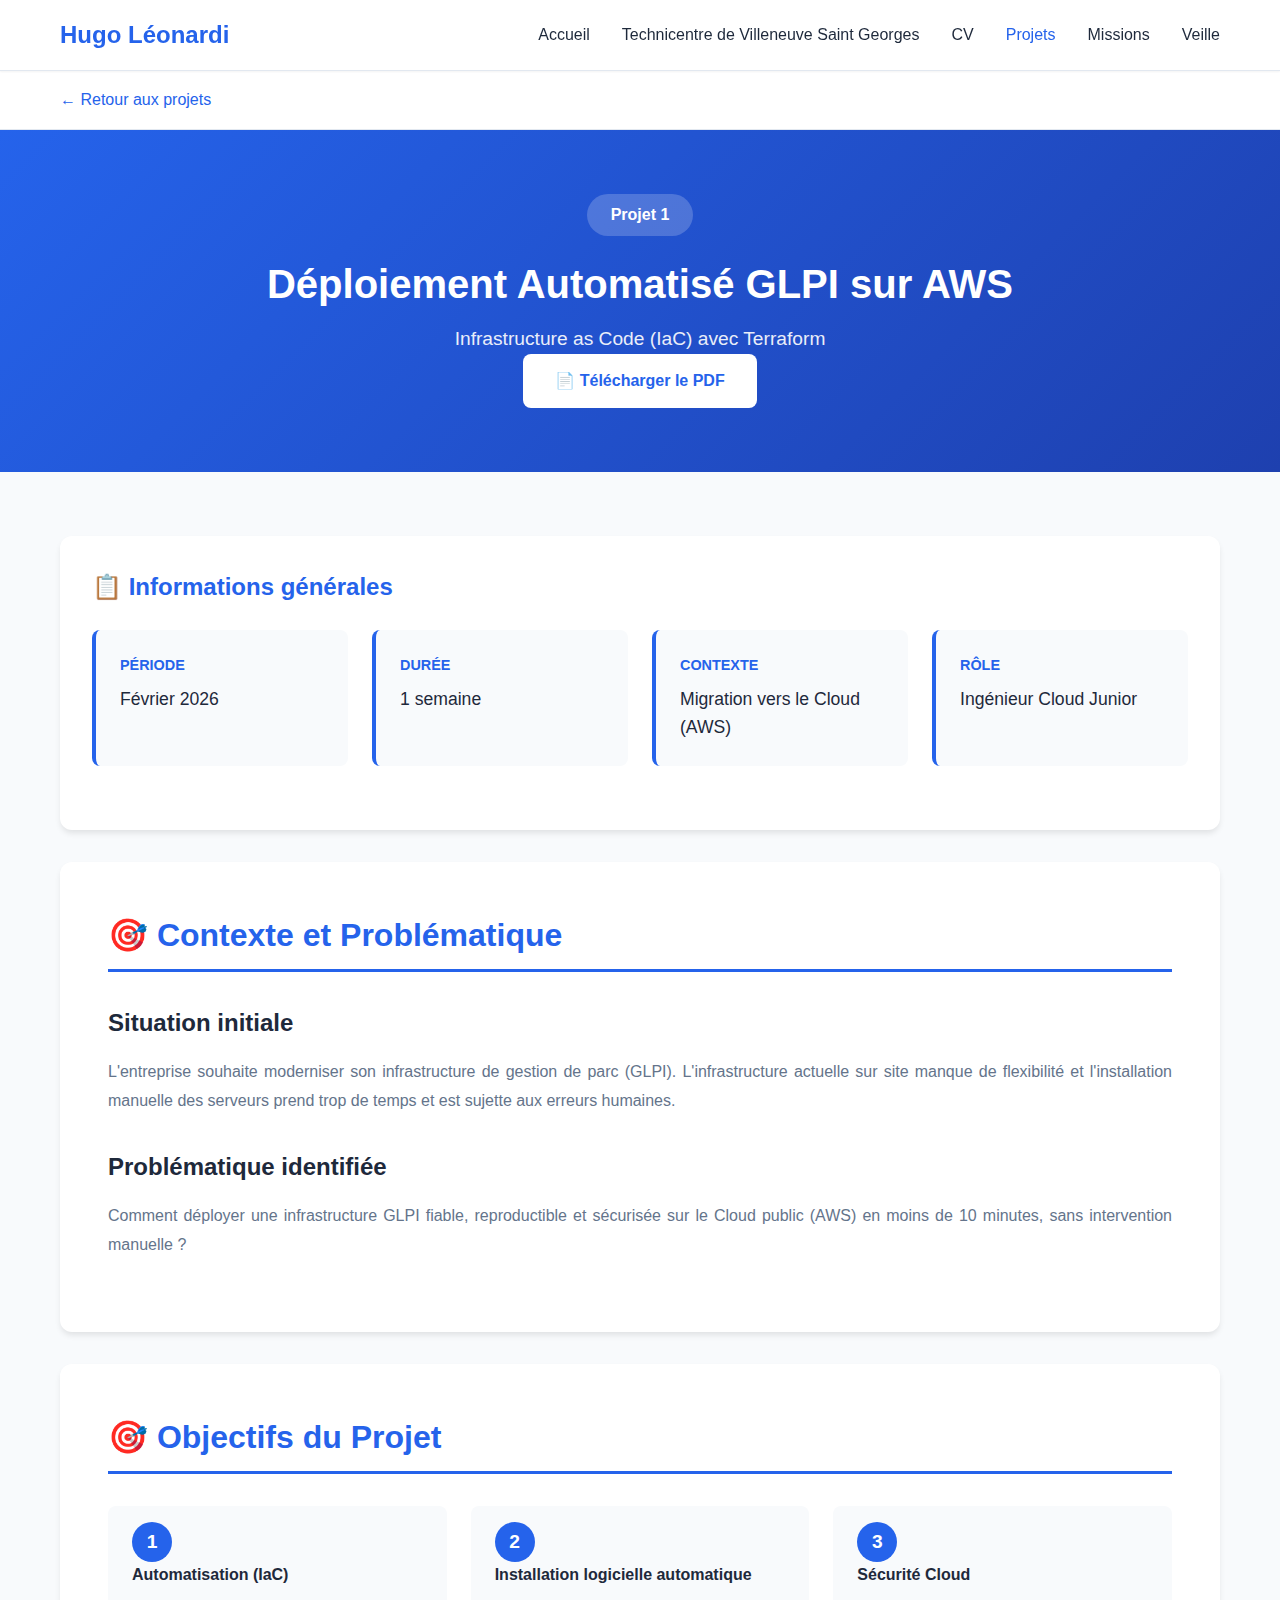
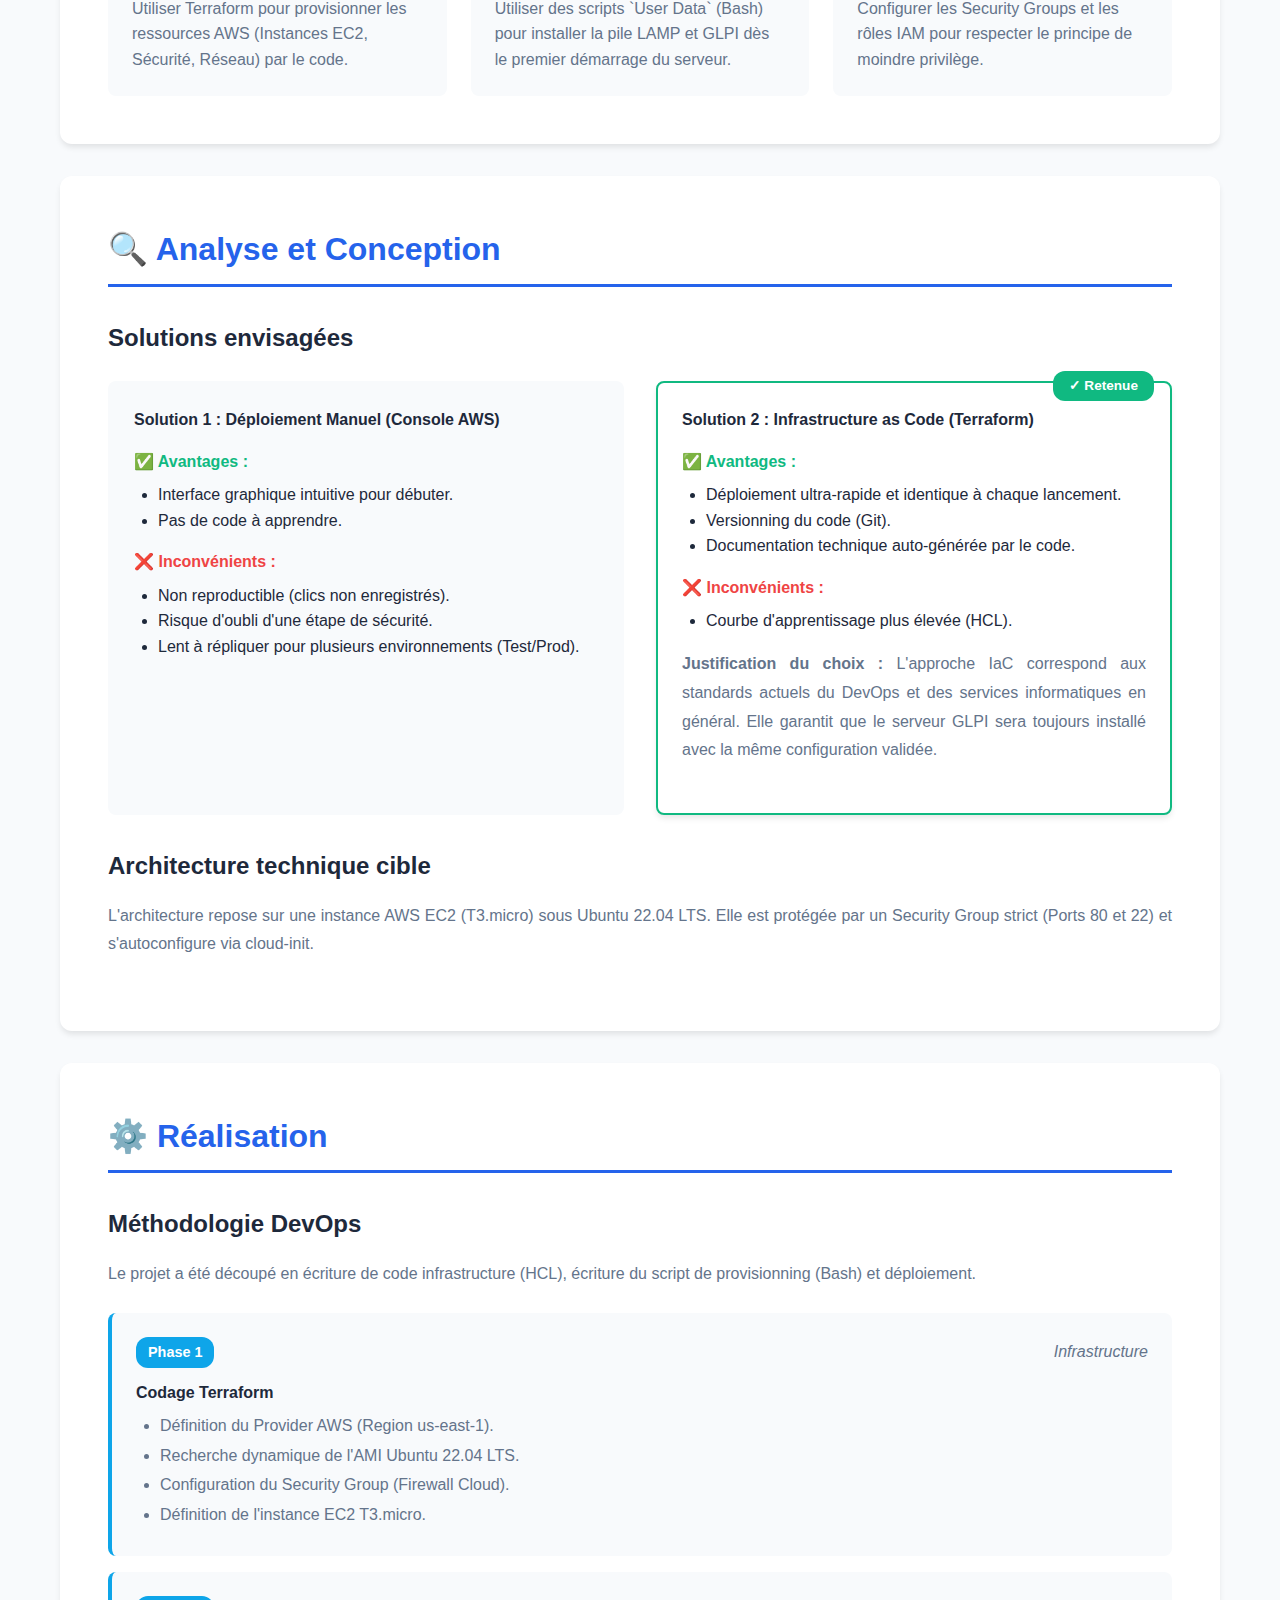
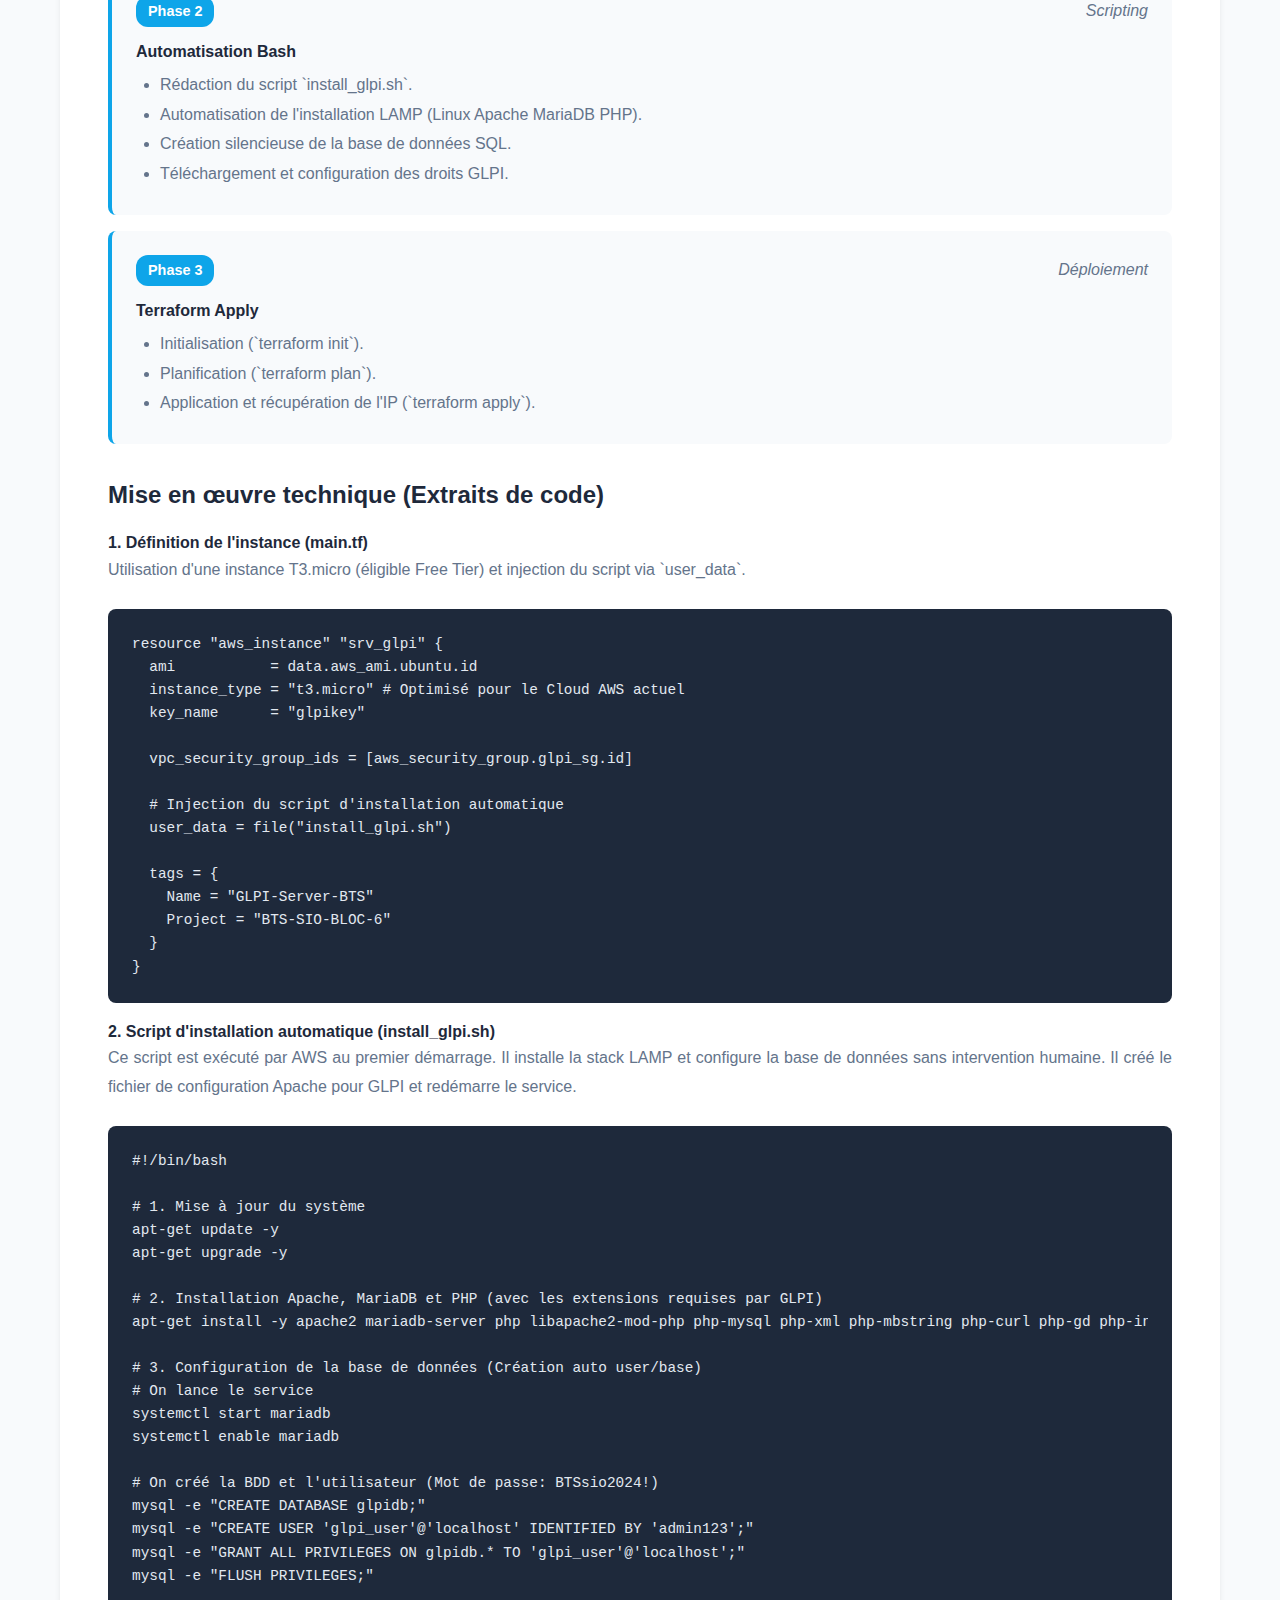
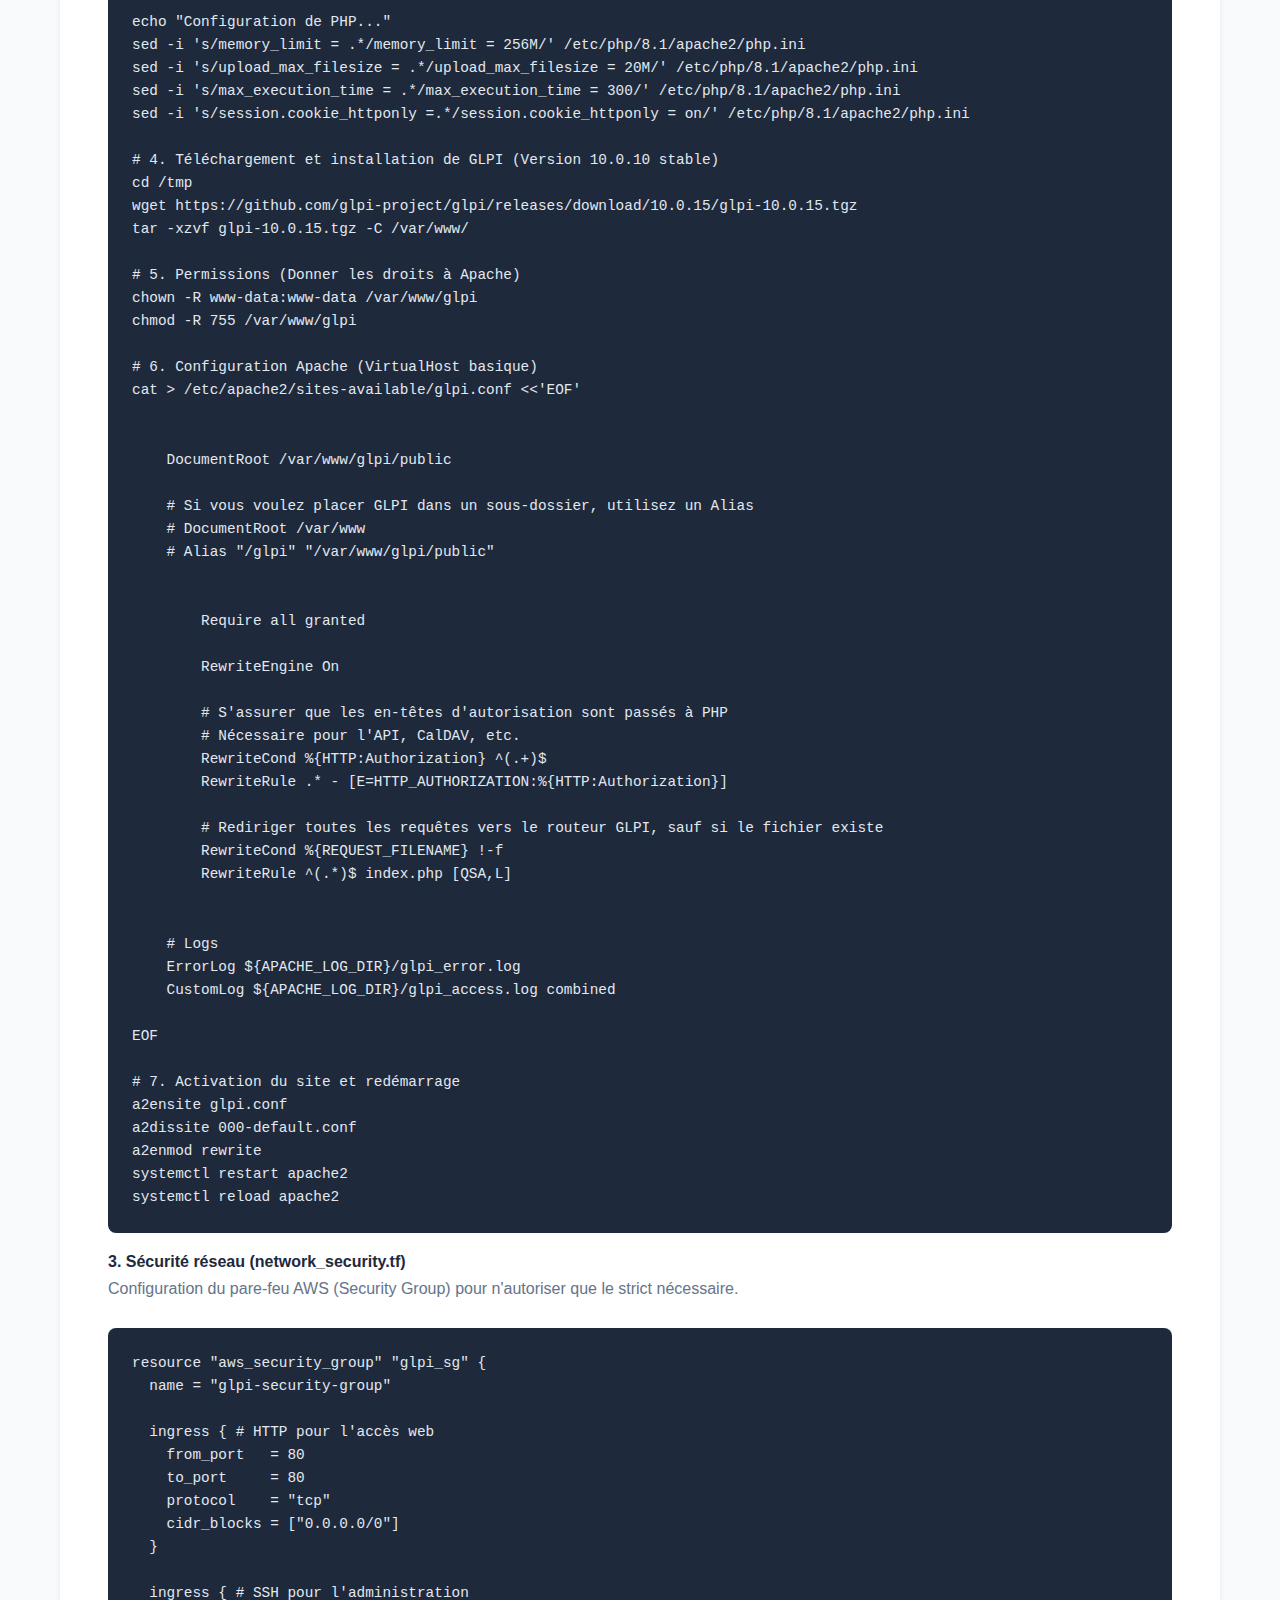
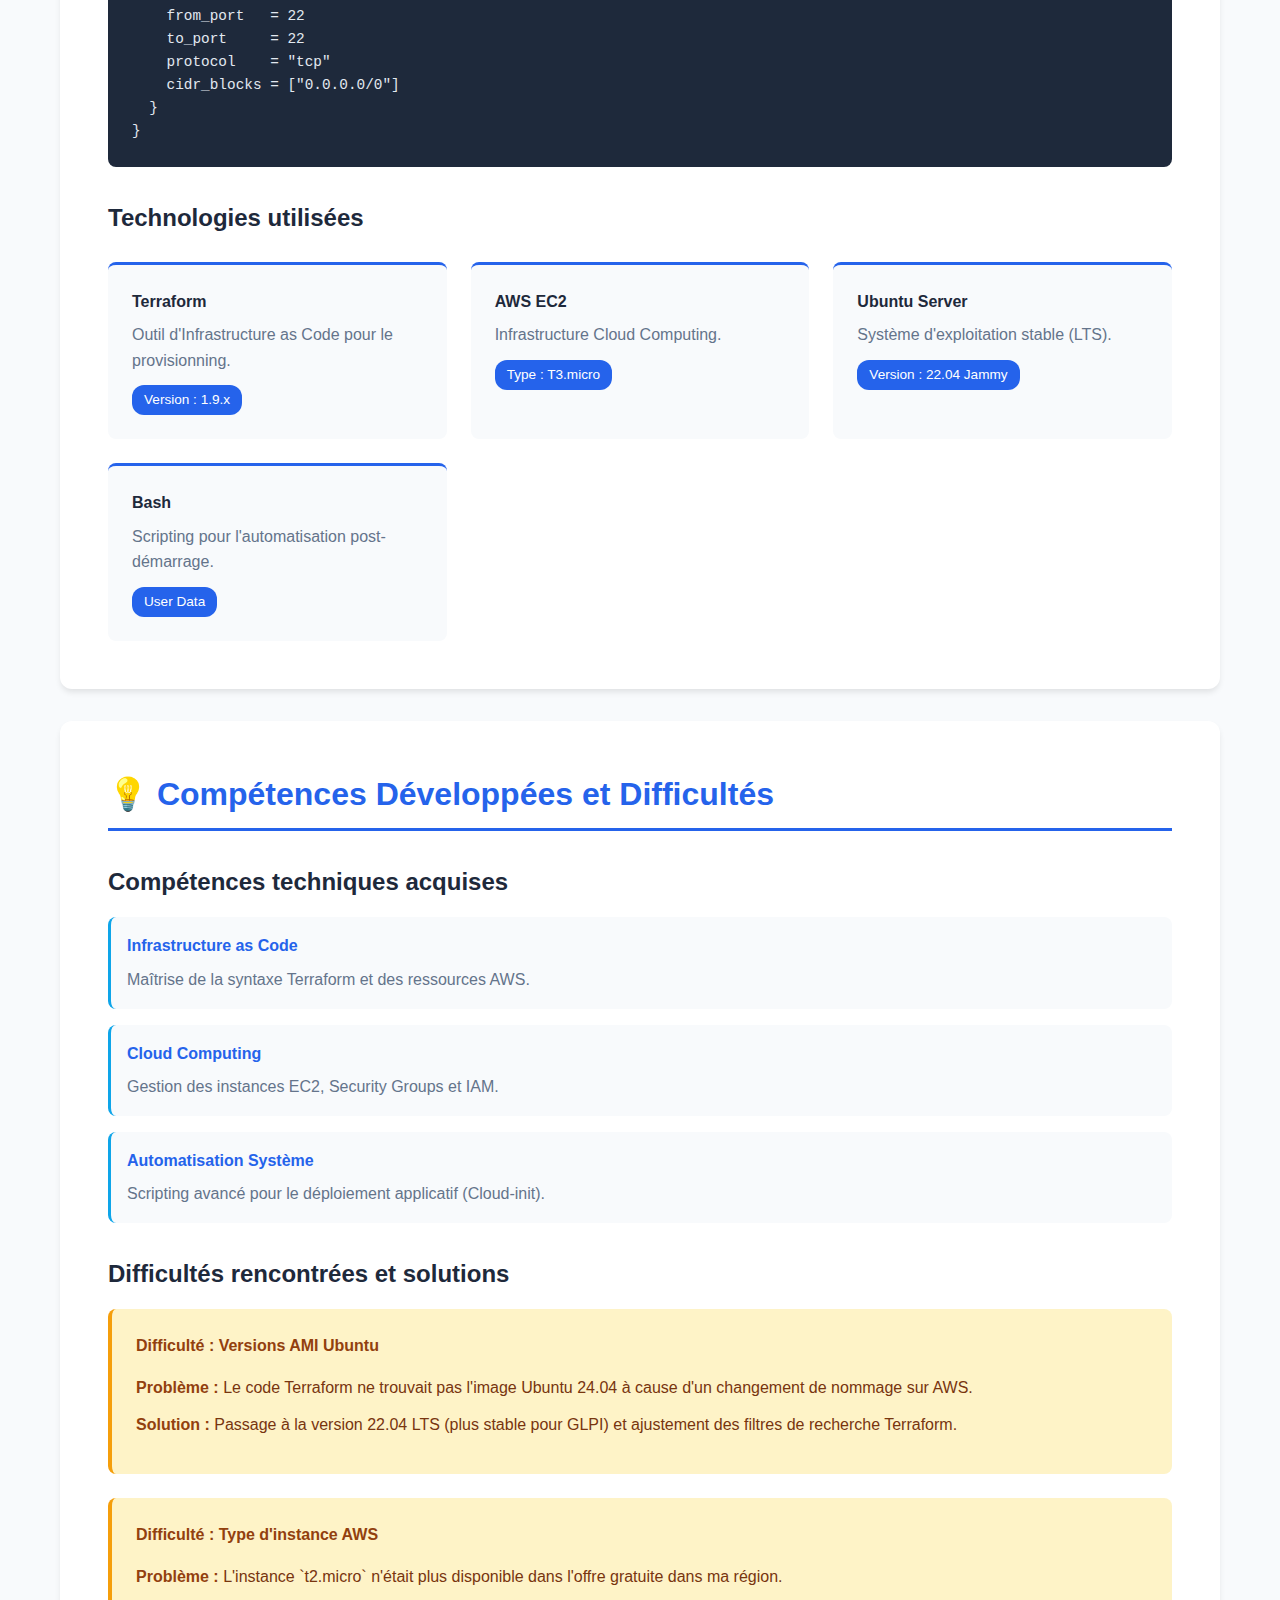
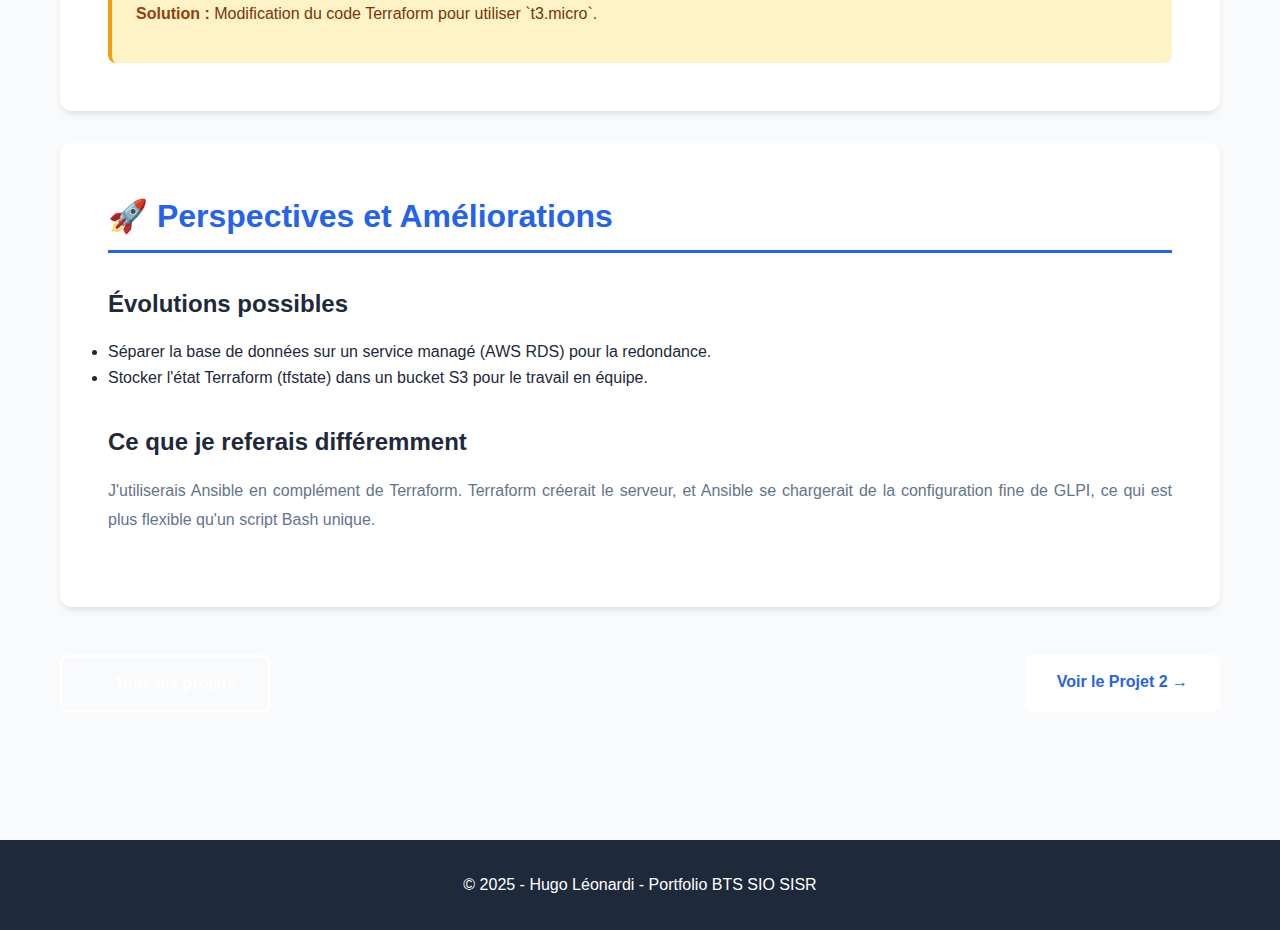
<file: projet1.html>
<!DOCTYPE html>
<html lang="fr">
<head>
    <meta charset="UTF-8">
    <meta name="viewport" content="width=device-width, initial-scale=1.0">
    <title>Projet 1 - Déploiement Automatisé GLPI sur AWS</title>
    <link rel="stylesheet" href="style.css">
</head>
<body>
    <nav class="navbar">
        <div class="container">
            <div class="logo">Hugo Léonardi</div>
            <ul class="nav-menu">
                <li><a href="index.html">Accueil</a></li>
                <li><a href="entreprise.html">Technicentre de Villeneuve Saint Georges</a></li>
                <li><a href="cv.html">CV</a></li>
                <li><a href="projets.html" class="active">Projets</a></li>
                <li><a href="missions.html">Missions</a></li>
                <li><a href="veille.html">Veille</a></li> 
            </ul>
        </div>
    </nav>

    <!-- Breadcrumb -->
    <div class="breadcrumb">
        <div class="container">
            <a href="projets.html">← Retour aux projets</a>
        </div>
    </div>

    <section class="project-detail-header">
        <div class="container">
            <div class="project-badge-large">Projet 1</div>
            <h1>Déploiement Automatisé GLPI sur AWS</h1>
            <p class="project-subtitle">Infrastructure as Code (IaC) avec Terraform</p>
            <a href="docs/Compte rendu Projet GLPI Terraform.pdf" target="_blank" class="btn btn-primary">📄 Télécharger le PDF</a>
        </div>
    </section>

    <section class="content-section">
        <div class="container">
            
            <!-- Informations générales -->
            <div class="project-info-card">
                <h2>📋 Informations générales</h2>
                <div class="info-grid">
                    <div class="info-item">
                        <strong>Période</strong>
                        <p>Février 2026</p>
                    </div>
                    <div class="info-item">
                        <strong>Durée</strong>
                        <p>1 semaine</p>
                    </div>
                    <div class="info-item">
                        <strong>Contexte</strong>
                        <p>Migration vers le Cloud (AWS)</p>
                    </div>
                    <div class="info-item">
                        <strong>Rôle</strong>
                        <p>Ingénieur Cloud Junior</p>
                    </div>
                </div>
            </div>

            <!-- Contexte et problématique -->
            <div class="content-card">
                <h2>🎯 Contexte et Problématique</h2>
                
                <h3>Situation initiale</h3>
                <p class="text-block">
                    L'entreprise souhaite moderniser son infrastructure de gestion de parc (GLPI). L'infrastructure actuelle sur site manque de flexibilité et l'installation manuelle des serveurs prend trop de temps et est sujette aux erreurs humaines.
                </p>

                <h3>Problématique identifiée</h3>
                <p class="text-block">
                    Comment déployer une infrastructure GLPI fiable, reproductible et sécurisée sur le Cloud public (AWS) en moins de 10 minutes, sans intervention manuelle ?
                </p>
            </div>

            <!-- Objectifs -->
            <div class="content-card">
                <h2>🎯 Objectifs du Projet</h2>
                <div class="objectives-grid">
                    <div class="objective-item">
                        <div class="objective-number">1</div>
                        <h4>Automatisation (IaC)</h4>
                        <p>Utiliser Terraform pour provisionner les ressources AWS (Instances EC2, Sécurité, Réseau) par le code.</p>
                    </div>
                    <div class="objective-item">
                        <div class="objective-number">2</div>
                        <h4>Installation logicielle automatique</h4>
                        <p>Utiliser des scripts `User Data` (Bash) pour installer la pile LAMP et GLPI dès le premier démarrage du serveur.</p>
                    </div>
                    <div class="objective-item">
                        <div class="objective-number">3</div>
                        <h4>Sécurité Cloud</h4>
                        <p>Configurer les Security Groups et les rôles IAM pour respecter le principe de moindre privilège.</p>
                    </div>
                </div>
            </div>

            <!-- Analyse et conception -->
            <div class="content-card">
                <h2>🔍 Analyse et Conception</h2>
                
                <h3>Solutions envisagées</h3>
                <div class="solutions-comparison">
                    <div class="solution-card">
                        <h4>Solution 1 : Déploiement Manuel (Console AWS)</h4>
                        <div class="pros-cons">
                            <div class="pros">
                                <strong>✅ Avantages :</strong>
                                <ul>
                                    <li>Interface graphique intuitive pour débuter.</li>
                                    <li>Pas de code à apprendre.</li>
                                </ul>
                            </div>
                            <div class="cons">
                                <strong>❌ Inconvénients :</strong>
                                <ul>
                                    <li>Non reproductible (clics non enregistrés).</li>
                                    <li>Risque d'oubli d'une étape de sécurité.</li>
                                    <li>Lent à répliquer pour plusieurs environnements (Test/Prod).</li>
                                </ul>
                            </div>
                        </div>
                    </div>
                    <div class="solution-card selected">
                        <div class="solution-badge">✓ Retenue</div>
                        <h4>Solution 2 : Infrastructure as Code (Terraform)</h4>
                        <div class="pros-cons">
                            <div class="pros">
                                <strong>✅ Avantages :</strong>
                                <ul>
                                    <li>Déploiement ultra-rapide et identique à chaque lancement.</li>
                                    <li>Versionning du code (Git).</li>
                                    <li>Documentation technique auto-générée par le code.</li>
                                </ul>
                            </div>
                            <div class="cons">
                                <strong>❌ Inconvénients :</strong>
                                <ul>
                                    <li>Courbe d'apprentissage plus élevée (HCL).</li>
                                </ul>
                            </div>
                        </div>
                        <p class="text-block">
                            <strong>Justification du choix :</strong> 
                            L'approche IaC correspond aux standards actuels du DevOps et des services informatiques en général. Elle garantit que le serveur GLPI sera toujours installé avec la même configuration validée.
                        </p>
                    </div>
                </div>

                <h3>Architecture technique cible</h3>
                <p class="text-block">
                    L'architecture repose sur une instance AWS EC2 (T3.micro) sous Ubuntu 22.04 LTS. Elle est protégée par un Security Group strict (Ports 80 et 22) et s'autoconfigure via cloud-init.
                </p>
                <!-- Si vous avez un schéma : -->
                <!-- <img src="images/architecture_aws.png" alt="Schéma architecture AWS" class="schema-img"> -->
            </div>

            <!-- Réalisation -->
            <div class="content-card">
                <h2>⚙️ Réalisation</h2>

                <h3>Méthodologie DevOps</h3>
                <p class="text-block">
                    Le projet a été découpé en écriture de code infrastructure (HCL), écriture du script de provisionning (Bash) et déploiement.
                </p>

                <div class="timeline-phases">
                    
                    <!-- Phase 1 -->
                    <div class="phase-item">
                        <div class="phase-header">
                            <span class="phase-number">Phase 1</span>
                            <span class="phase-duration">Infrastructure</span>
                        </div>
                        <h4>Codage Terraform</h4>
                        <ul>
                            <li>Définition du Provider AWS (Region us-east-1).</li>
                            <li>Recherche dynamique de l'AMI Ubuntu 22.04 LTS.</li>
                            <li>Configuration du Security Group (Firewall Cloud).</li>
                            <li>Définition de l'instance EC2 T3.micro.</li>
                        </ul>
                    </div>

                    <!-- Phase 2 -->
                    <div class="phase-item">
                        <div class="phase-header">
                            <span class="phase-number">Phase 2</span>
                            <span class="phase-duration">Scripting</span>
                        </div>
                        <h4>Automatisation Bash</h4>
                        <ul>
                            <li>Rédaction du script `install_glpi.sh`.</li>
                            <li>Automatisation de l'installation LAMP (Linux Apache MariaDB PHP).</li>
                            <li>Création silencieuse de la base de données SQL.</li>
                            <li>Téléchargement et configuration des droits GLPI.</li>
                        </ul>
                    </div>

                    <!-- Phase 3 -->
                    <div class="phase-item">
                        <div class="phase-header">
                            <span class="phase-number">Phase 3</span>
                            <span class="phase-duration">Déploiement</span>
                        </div>
                        <h4>Terraform Apply</h4>
                        <ul>
                            <li>Initialisation (`terraform init`).</li>
                            <li>Planification (`terraform plan`).</li>
                            <li>Application et récupération de l'IP (`terraform apply`).</li>
                        </ul>
                    </div>
                </div>

                <h3>Mise en œuvre technique (Extraits de code)</h3>
                
                <!-- Étape 1 -->
                <h4>1. Définition de l'instance (main.tf)</h4>
                <p class="text-block">
                    Utilisation d'une instance T3.micro (éligible Free Tier) et injection du script via `user_data`.
                </p>
                <div class="code-example">
                    <pre><code>resource "aws_instance" "srv_glpi" {
  ami           = data.aws_ami.ubuntu.id
  instance_type = "t3.micro" # Optimisé pour le Cloud AWS actuel
  key_name      = "glpikey" 

  vpc_security_group_ids = [aws_security_group.glpi_sg.id]

  # Injection du script d'installation automatique
  user_data = file("install_glpi.sh")

  tags = {
    Name = "GLPI-Server-BTS"
    Project = "BTS-SIO-BLOC-6"
  }
}</code></pre>
                </div>

                <!-- Étape 2 -->
                <h4>2. Script d'installation automatique (install_glpi.sh)</h4>
                <p class="text-block">
                    Ce script est exécuté par AWS au premier démarrage. Il installe la stack LAMP et configure la base de données sans intervention humaine. Il créé le fichier de configuration Apache pour GLPI et redémarre le service.
                </p>
                <div class="code-example">
                    <pre><code>#!/bin/bash

# 1. Mise à jour du système
apt-get update -y
apt-get upgrade -y

# 2. Installation Apache, MariaDB et PHP (avec les extensions requises par GLPI)
apt-get install -y apache2 mariadb-server php libapache2-mod-php php-mysql php-xml php-mbstring php-curl php-gd php-intl php-ldap php-apcu php-zip php-bz2

# 3. Configuration de la base de données (Création auto user/base)
# On lance le service
systemctl start mariadb
systemctl enable mariadb

# On créé la BDD et l'utilisateur (Mot de passe: BTSsio2024!)
mysql -e "CREATE DATABASE glpidb;"
mysql -e "CREATE USER 'glpi_user'@'localhost' IDENTIFIED BY 'admin123';"
mysql -e "GRANT ALL PRIVILEGES ON glpidb.* TO 'glpi_user'@'localhost';"
mysql -e "FLUSH PRIVILEGES;"

echo "Configuration de PHP..."
sed -i 's/memory_limit = .*/memory_limit = 256M/' /etc/php/8.1/apache2/php.ini
sed -i 's/upload_max_filesize = .*/upload_max_filesize = 20M/' /etc/php/8.1/apache2/php.ini
sed -i 's/max_execution_time = .*/max_execution_time = 300/' /etc/php/8.1/apache2/php.ini
sed -i 's/session.cookie_httponly =.*/session.cookie_httponly = on/' /etc/php/8.1/apache2/php.ini

# 4. Téléchargement et installation de GLPI (Version 10.0.10 stable)
cd /tmp
wget https://github.com/glpi-project/glpi/releases/download/10.0.15/glpi-10.0.15.tgz
tar -xzvf glpi-10.0.15.tgz -C /var/www/

# 5. Permissions (Donner les droits à Apache)
chown -R www-data:www-data /var/www/glpi
chmod -R 755 /var/www/glpi

# 6. Configuration Apache (VirtualHost basique)
cat > /etc/apache2/sites-available/glpi.conf <<'EOF'
<VirtualHost *:80>

    DocumentRoot /var/www/glpi/public

    # Si vous voulez placer GLPI dans un sous-dossier, utilisez un Alias
    # DocumentRoot /var/www
    # Alias "/glpi" "/var/www/glpi/public"

    <Directory /var/www/glpi/public>
        Require all granted

        RewriteEngine On

        # S'assurer que les en-têtes d'autorisation sont passés à PHP
        # Nécessaire pour l'API, CalDAV, etc.
        RewriteCond %{HTTP:Authorization} ^(.+)$
        RewriteRule .* - [E=HTTP_AUTHORIZATION:%{HTTP:Authorization}]

        # Rediriger toutes les requêtes vers le routeur GLPI, sauf si le fichier existe
        RewriteCond %{REQUEST_FILENAME} !-f
        RewriteRule ^(.*)$ index.php [QSA,L]
    </Directory>

    # Logs
    ErrorLog ${APACHE_LOG_DIR}/glpi_error.log
    CustomLog ${APACHE_LOG_DIR}/glpi_access.log combined
</VirtualHost>
EOF

# 7. Activation du site et redémarrage
a2ensite glpi.conf
a2dissite 000-default.conf
a2enmod rewrite
systemctl restart apache2
systemctl reload apache2
</code></pre>
                </div>

                <!-- Étape 3 -->
                <h4>3. Sécurité réseau (network_security.tf)</h4>
                <p class="text-block">
                    Configuration du pare-feu AWS (Security Group) pour n'autoriser que le strict nécessaire.
                </p>
                <div class="code-example">
                    <pre><code>resource "aws_security_group" "glpi_sg" {
  name = "glpi-security-group"
  
  ingress { # HTTP pour l'accès web
    from_port   = 80
    to_port     = 80
    protocol    = "tcp"
    cidr_blocks = ["0.0.0.0/0"]
  }

  ingress { # SSH pour l'administration
    from_port   = 22
    to_port     = 22
    protocol    = "tcp"
    cidr_blocks = ["0.0.0.0/0"]
  }
}</code></pre>
                </div>

                <h3>Technologies utilisées</h3>
                <div class="tech-stack">
                    
                    <div class="tech-item">
                        <h4>Terraform</h4>
                        <p>Outil d'Infrastructure as Code pour le provisionning.</p>
                        <span class="tech-version">Version : 1.9.x</span>
                    </div>

                    <div class="tech-item">
                        <h4>AWS EC2</h4>
                        <p>Infrastructure Cloud Computing.</p>
                        <span class="tech-version">Type : T3.micro</span>
                    </div>

                    <div class="tech-item">
                        <h4>Ubuntu Server</h4>
                        <p>Système d'exploitation stable (LTS).</p>
                        <span class="tech-version">Version : 22.04 Jammy</span>
                    </div>

                    <div class="tech-item">
                        <h4>Bash</h4>
                        <p>Scripting pour l'automatisation post-démarrage.</p>
                        <span class="tech-version">User Data</span>
                    </div>

                </div>
            </div>

            <!-- Compétences et difficultés -->
            <div class="content-card">
                <h2>💡 Compétences Développées et Difficultés</h2>
                
                <h3>Compétences techniques acquises</h3>
                <div class="competences-detail">
                    <div class="competence-item">
                        <strong>Infrastructure as Code</strong>
                        <p>Maîtrise de la syntaxe Terraform et des ressources AWS.</p>
                    </div>
                    <div class="competence-item">
                        <strong>Cloud Computing</strong>
                        <p>Gestion des instances EC2, Security Groups et IAM.</p>
                    </div>
                    <div class="competence-item">
                        <strong>Automatisation Système</strong>
                        <p>Scripting avancé pour le déploiement applicatif (Cloud-init).</p>
                    </div>
                </div>

                <h3>Difficultés rencontrées et solutions</h3>
                <div class="difficulties">
                    <div class="difficulty-item">
                        <h4>Difficulté : Versions AMI Ubuntu</h4>
                        <p><strong>Problème :</strong> Le code Terraform ne trouvait pas l'image Ubuntu 24.04 à cause d'un changement de nommage sur AWS.</p>
                        <p><strong>Solution :</strong> Passage à la version 22.04 LTS (plus stable pour GLPI) et ajustement des filtres de recherche Terraform.</p>
                    </div>
                    <div class="difficulty-item">
                        <h4>Difficulté : Type d'instance AWS</h4>
                        <p><strong>Problème :</strong> L'instance `t2.micro` n'était plus disponible dans l'offre gratuite dans ma région.</p>
                        <p><strong>Solution :</strong> Modification du code Terraform pour utiliser `t3.micro`.</p>
                    </div>
                </div>
            </div>

            <!-- Améliorations possibles -->
            <div class="content-card">
                <h2>🚀 Perspectives et Améliorations</h2>
                
                <h3>Évolutions possibles</h3>
                <ul>
                    <li>Séparer la base de données sur un service managé (AWS RDS) pour la redondance.</li>
                    <li>Stocker l'état Terraform (tfstate) dans un bucket S3 pour le travail en équipe.</li>
                </ul>

                <h3>Ce que je referais différemment</h3>
                <p class="text-block">
                    J'utiliserais Ansible en complément de Terraform. Terraform créerait le serveur, et Ansible se chargerait de la configuration fine de GLPI, ce qui est plus flexible qu'un script Bash unique.
                </p>
            </div>

            <!-- Liens vers le projet 2 -->
            <div class="project-navigation">
                <a href="projets.html" class="btn btn-secondary">← Tous les projets</a>
                <a href="projet2.html" class="btn btn-primary">Voir le Projet 2 →</a>
            </div>

        </div>
    </section>

    <footer class="footer">
        <div class="container">
            <p>&copy; 2025 - Hugo Léonardi - Portfolio BTS SIO SISR</p>
        </div>
    </footer>
</body>
</html>
</file>
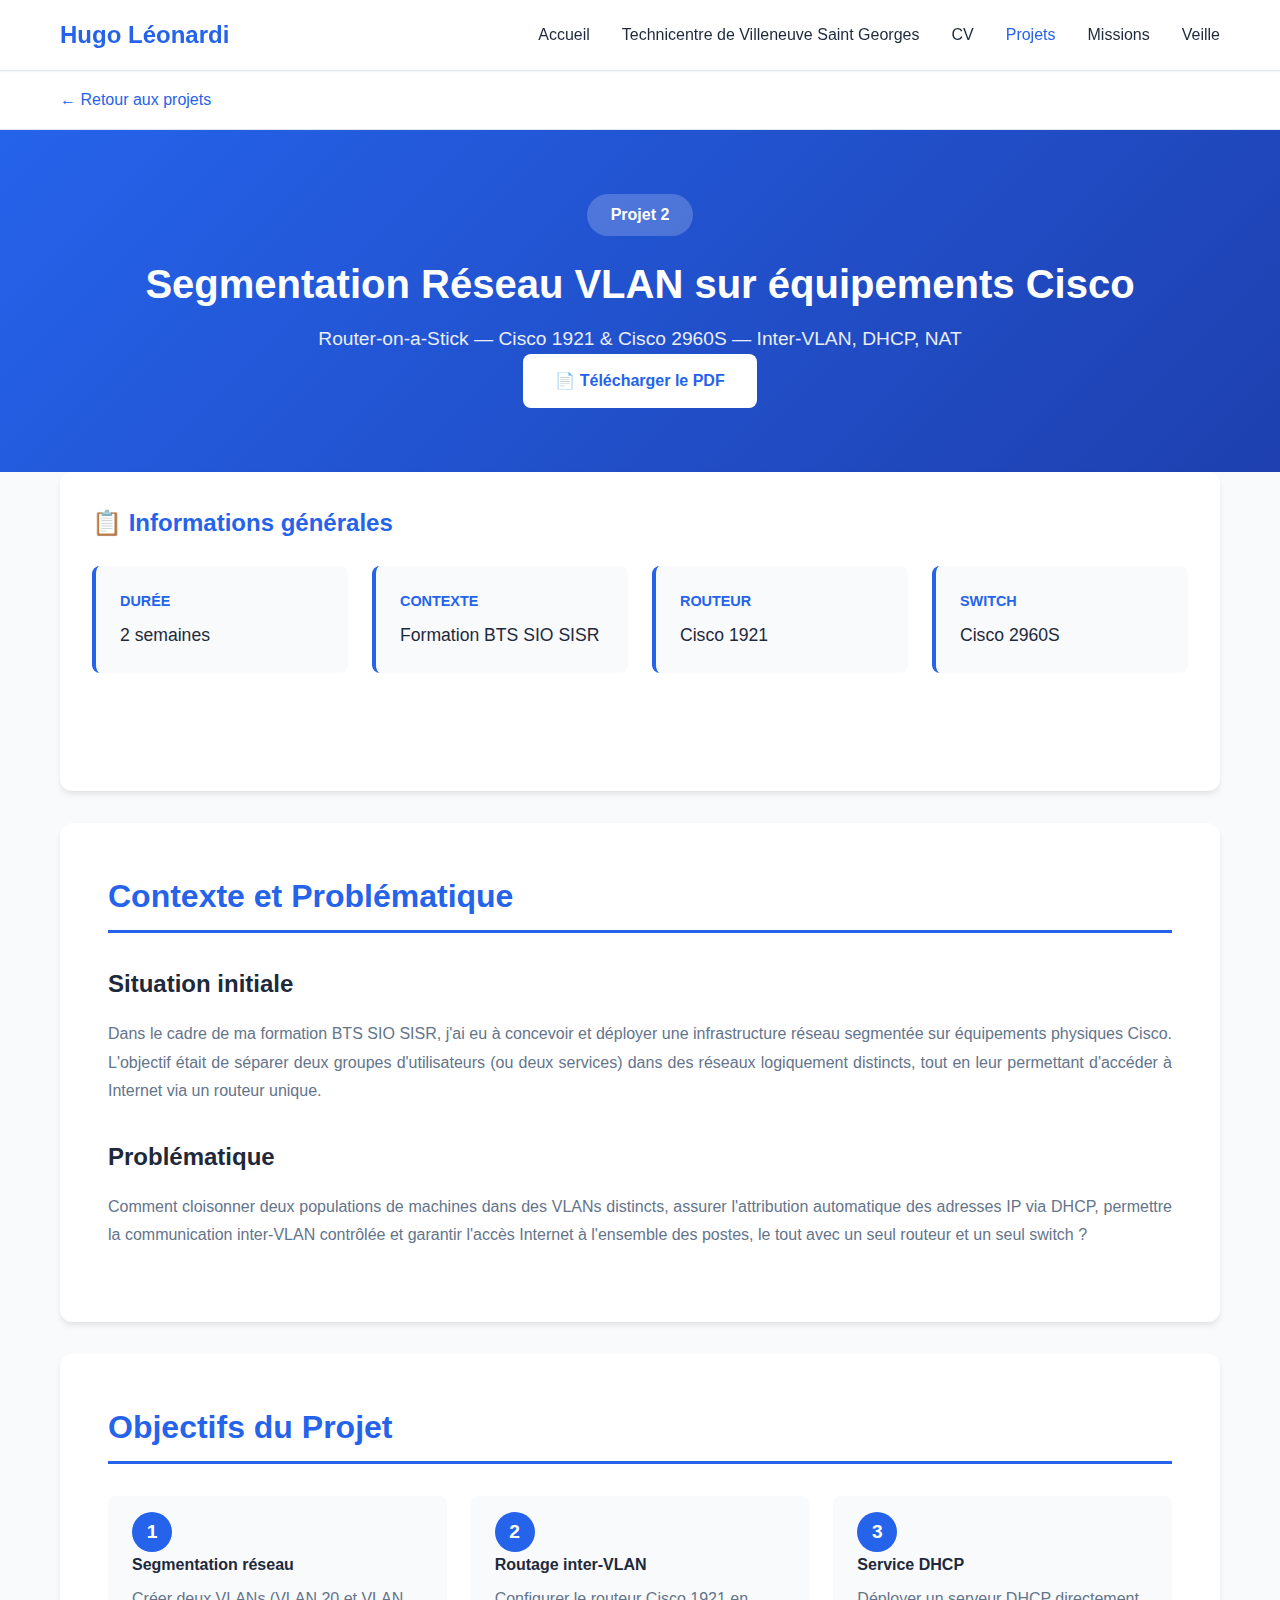
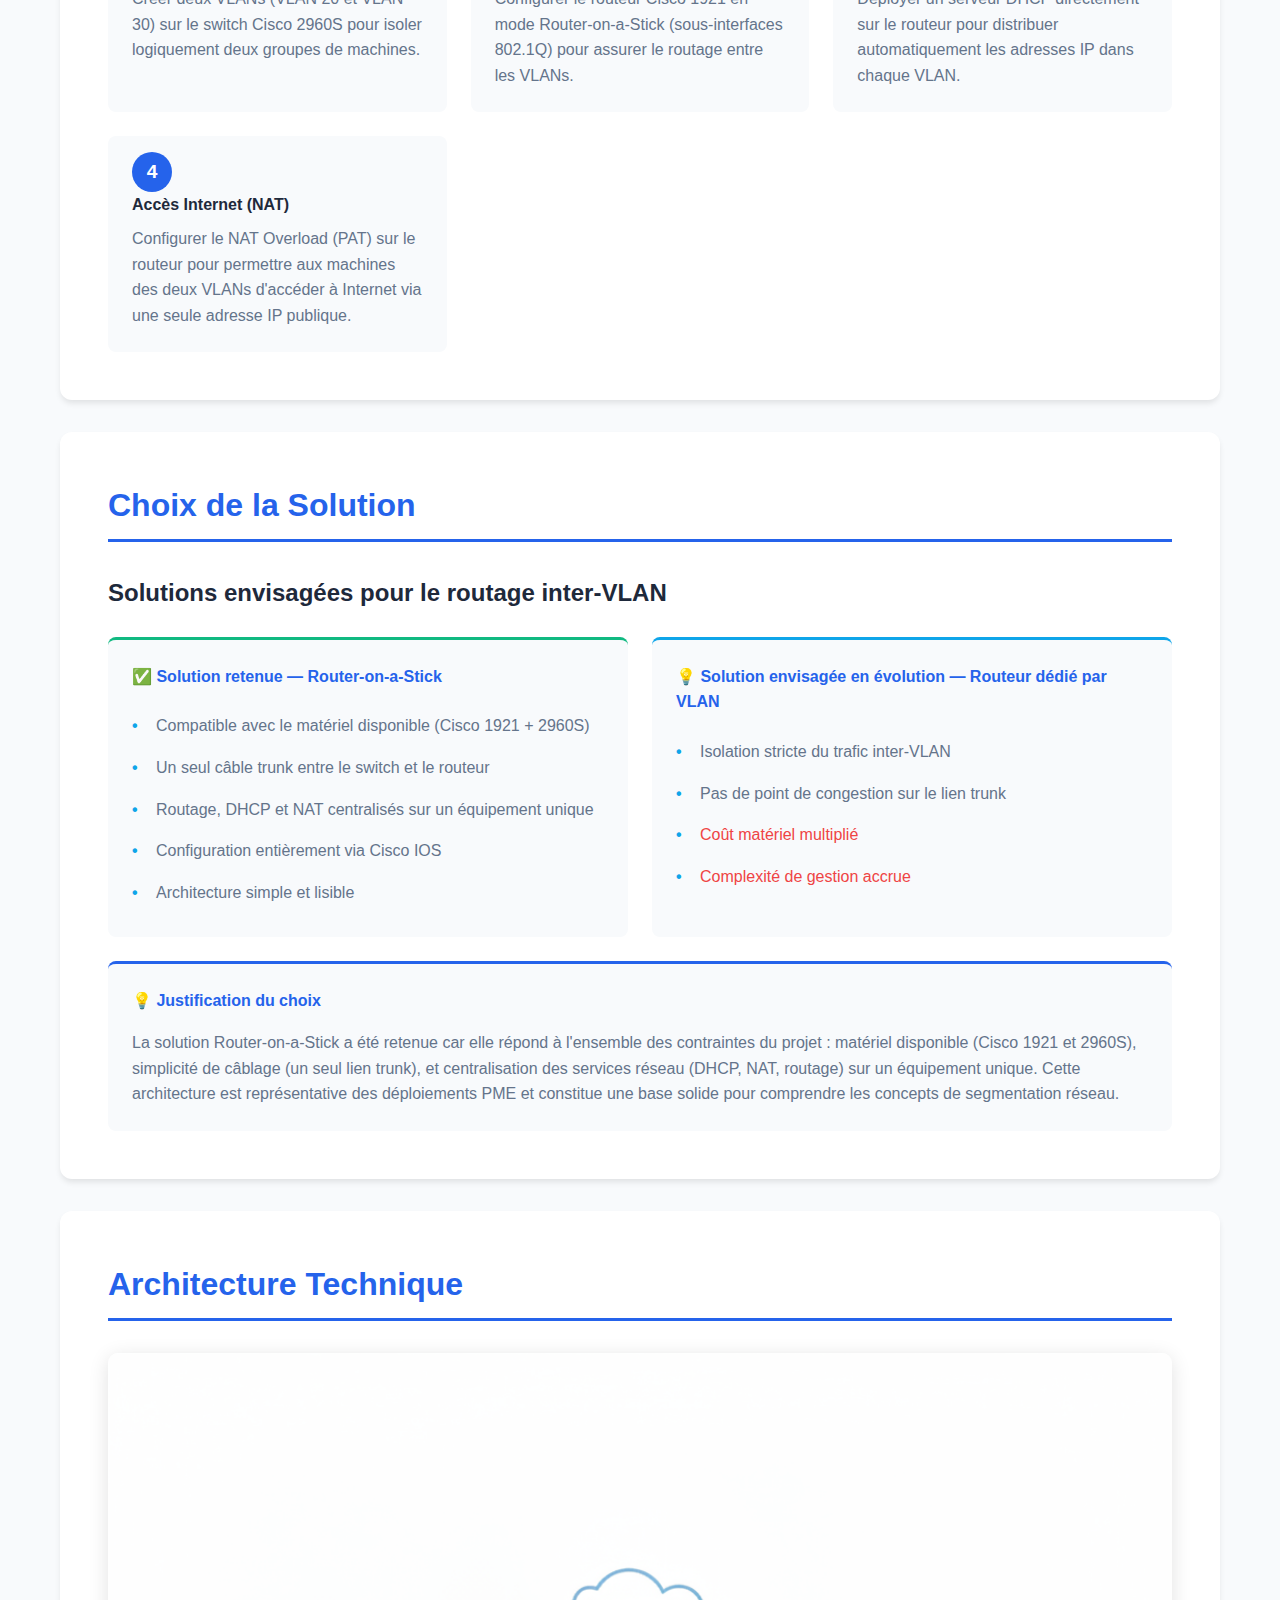
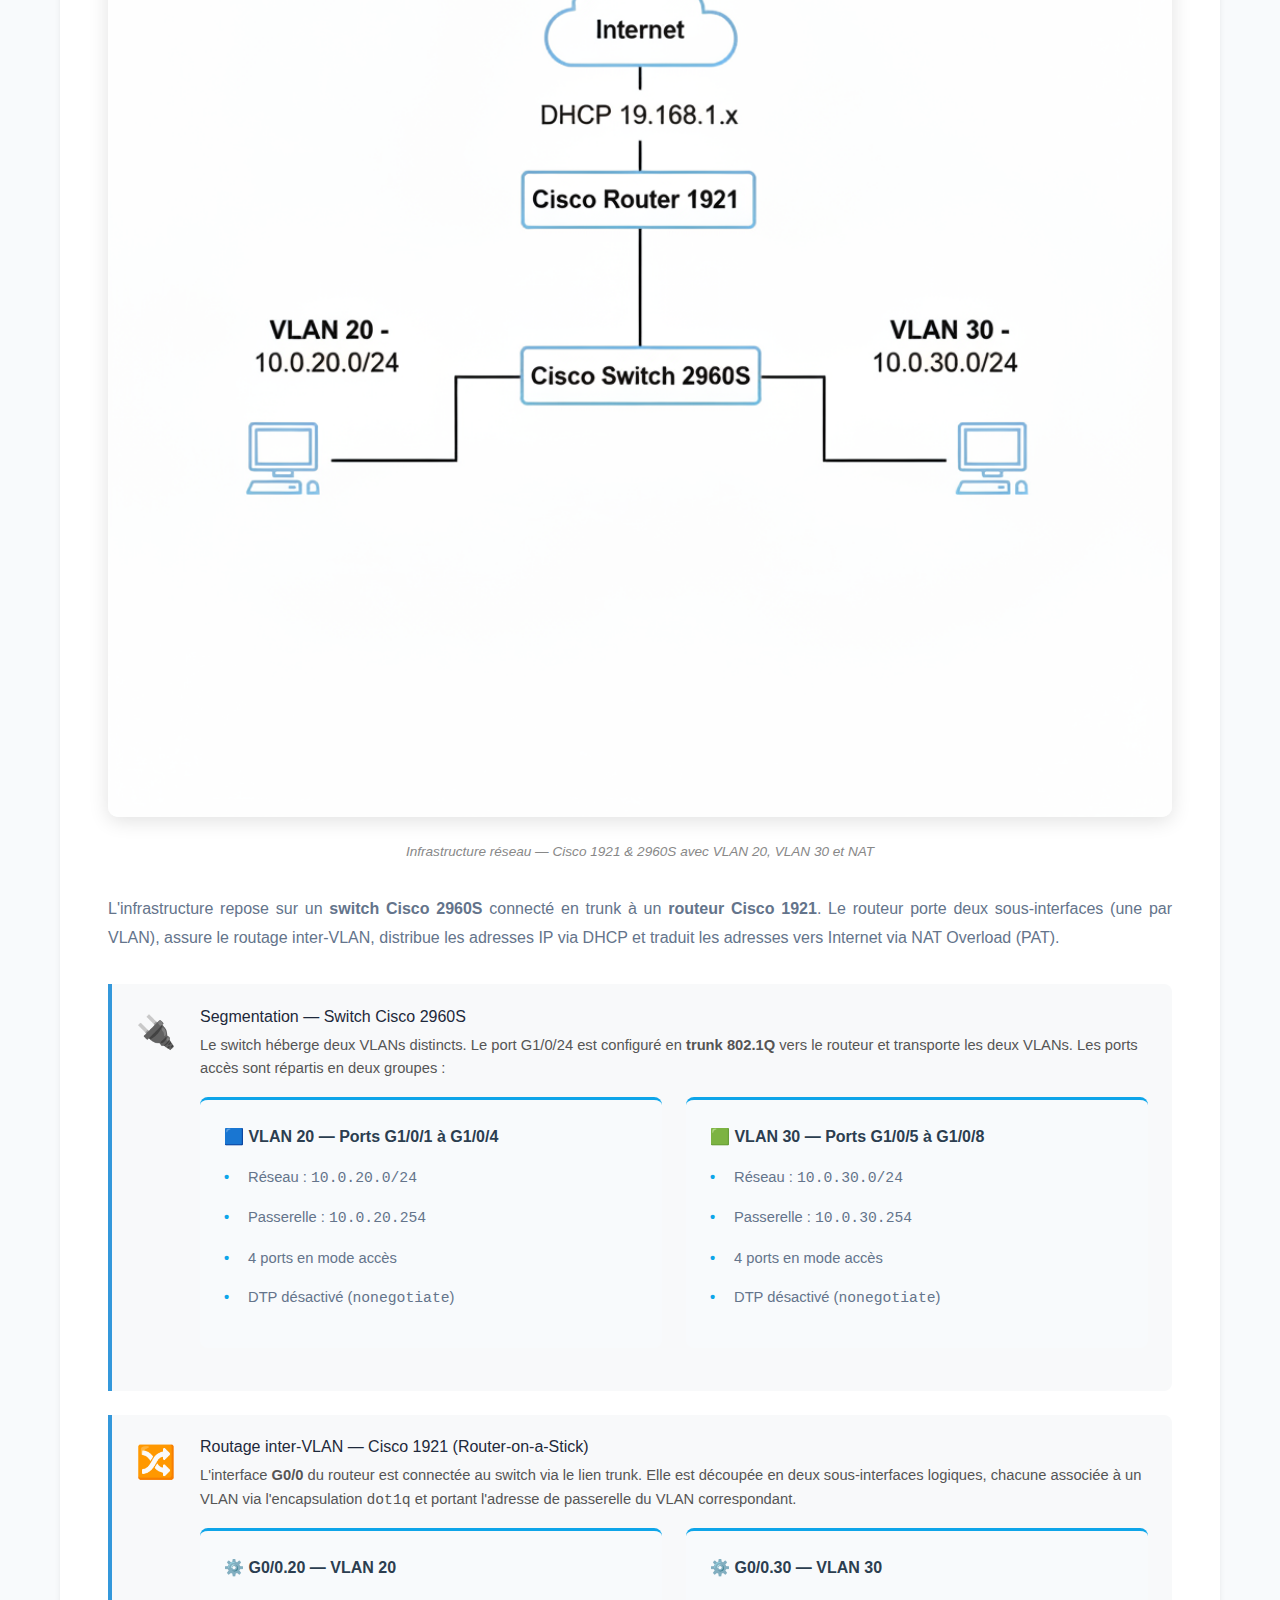
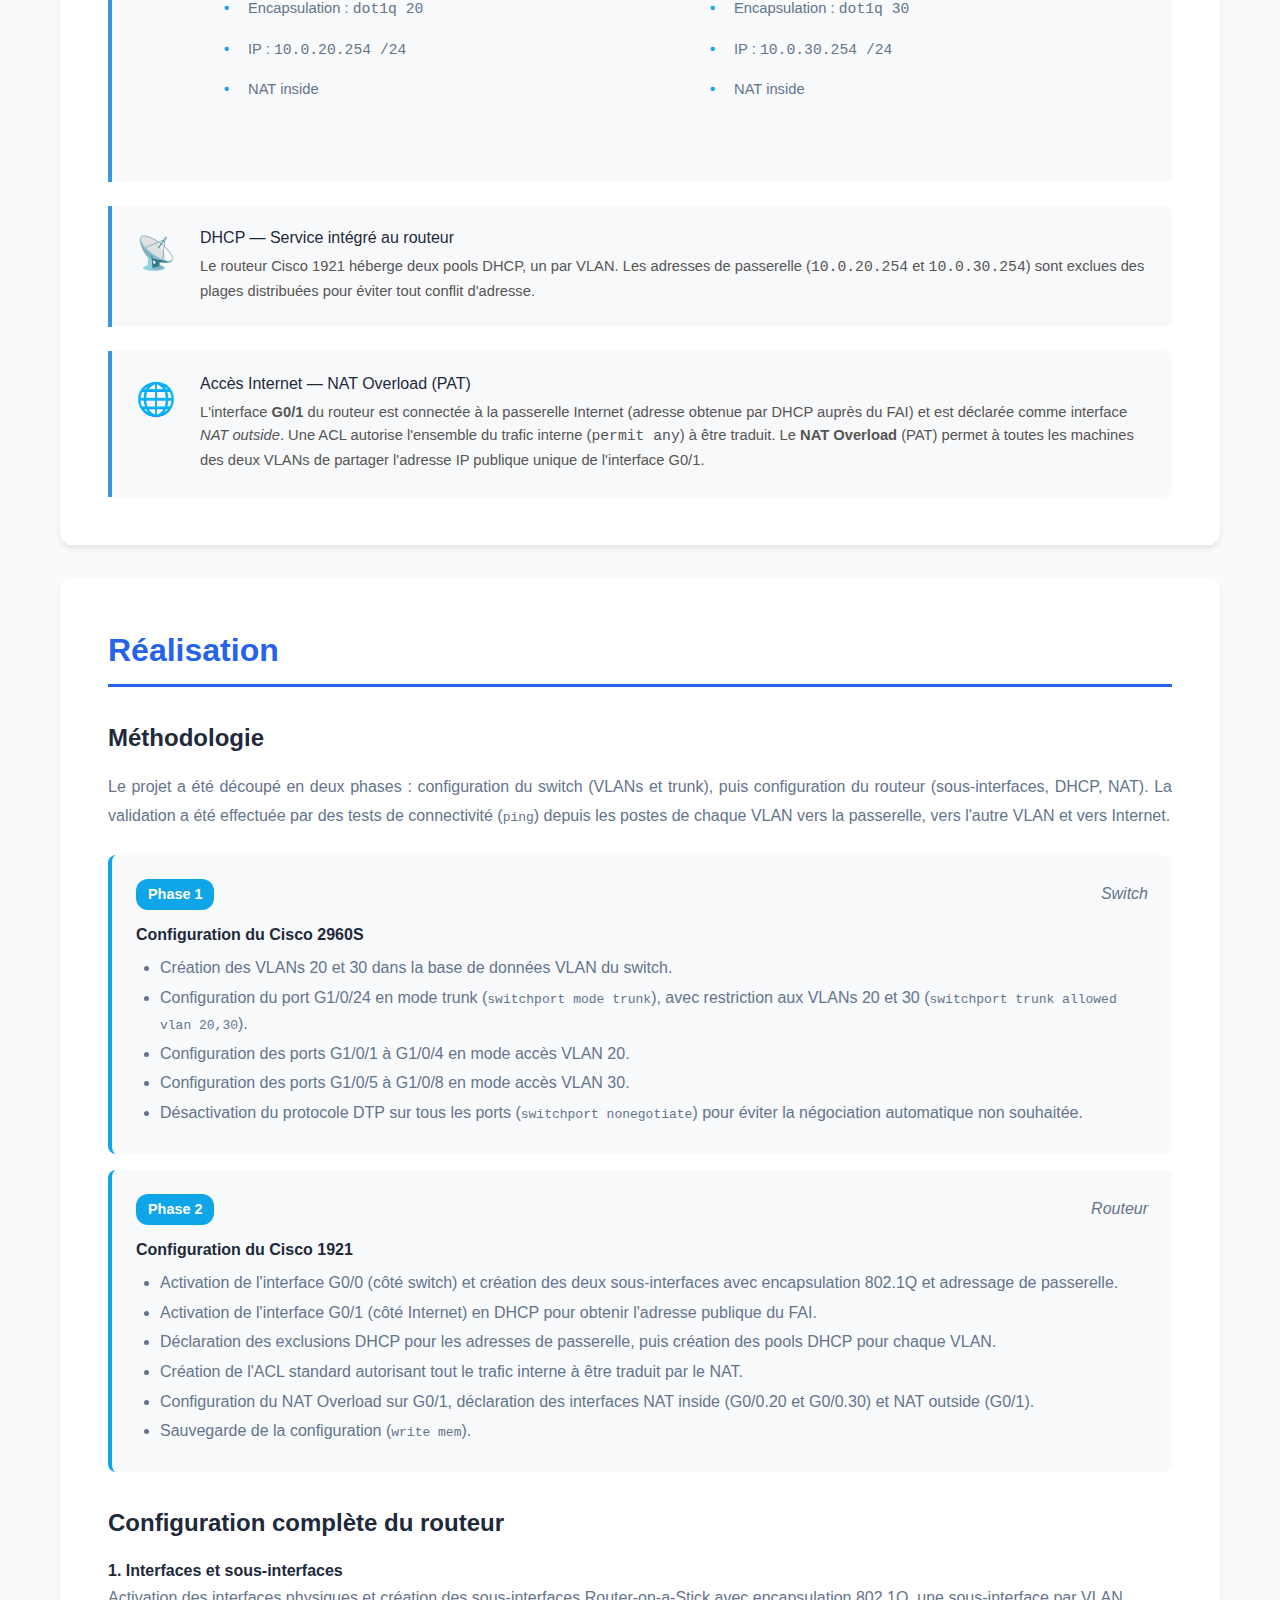
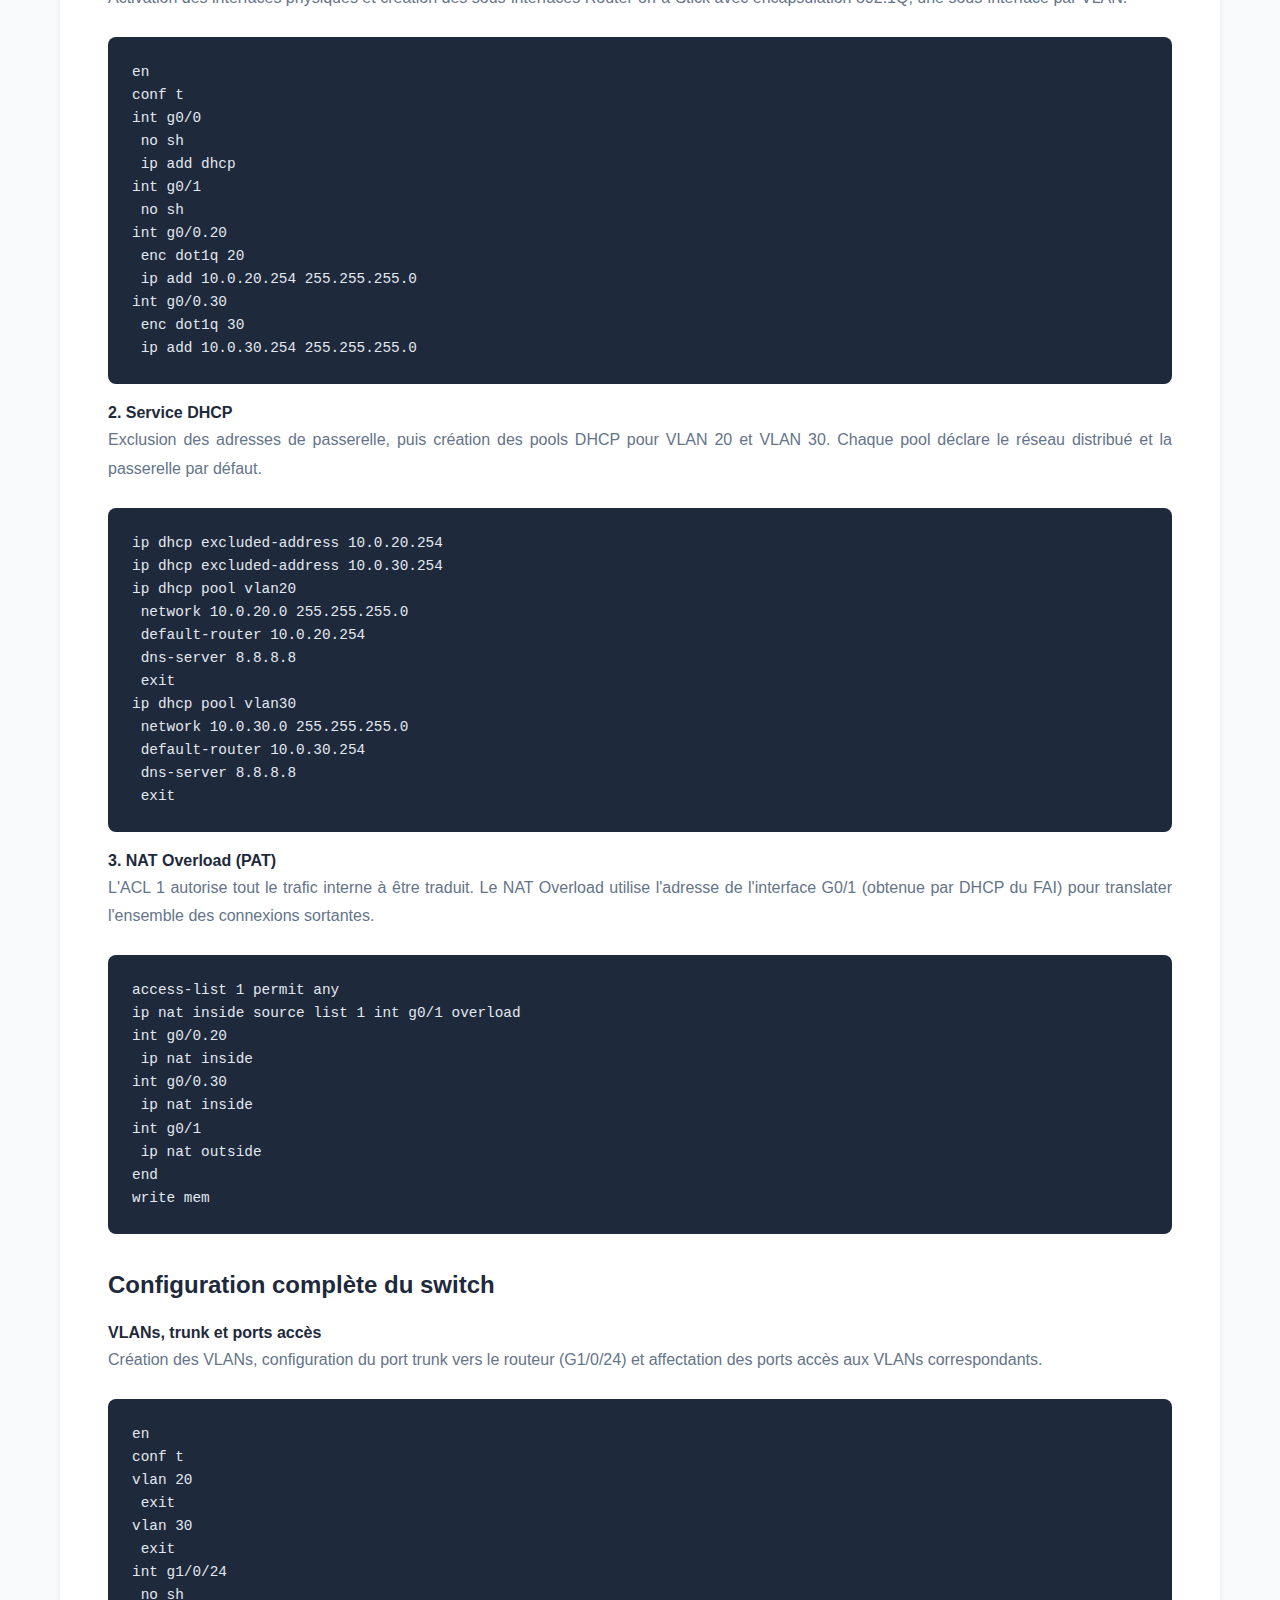
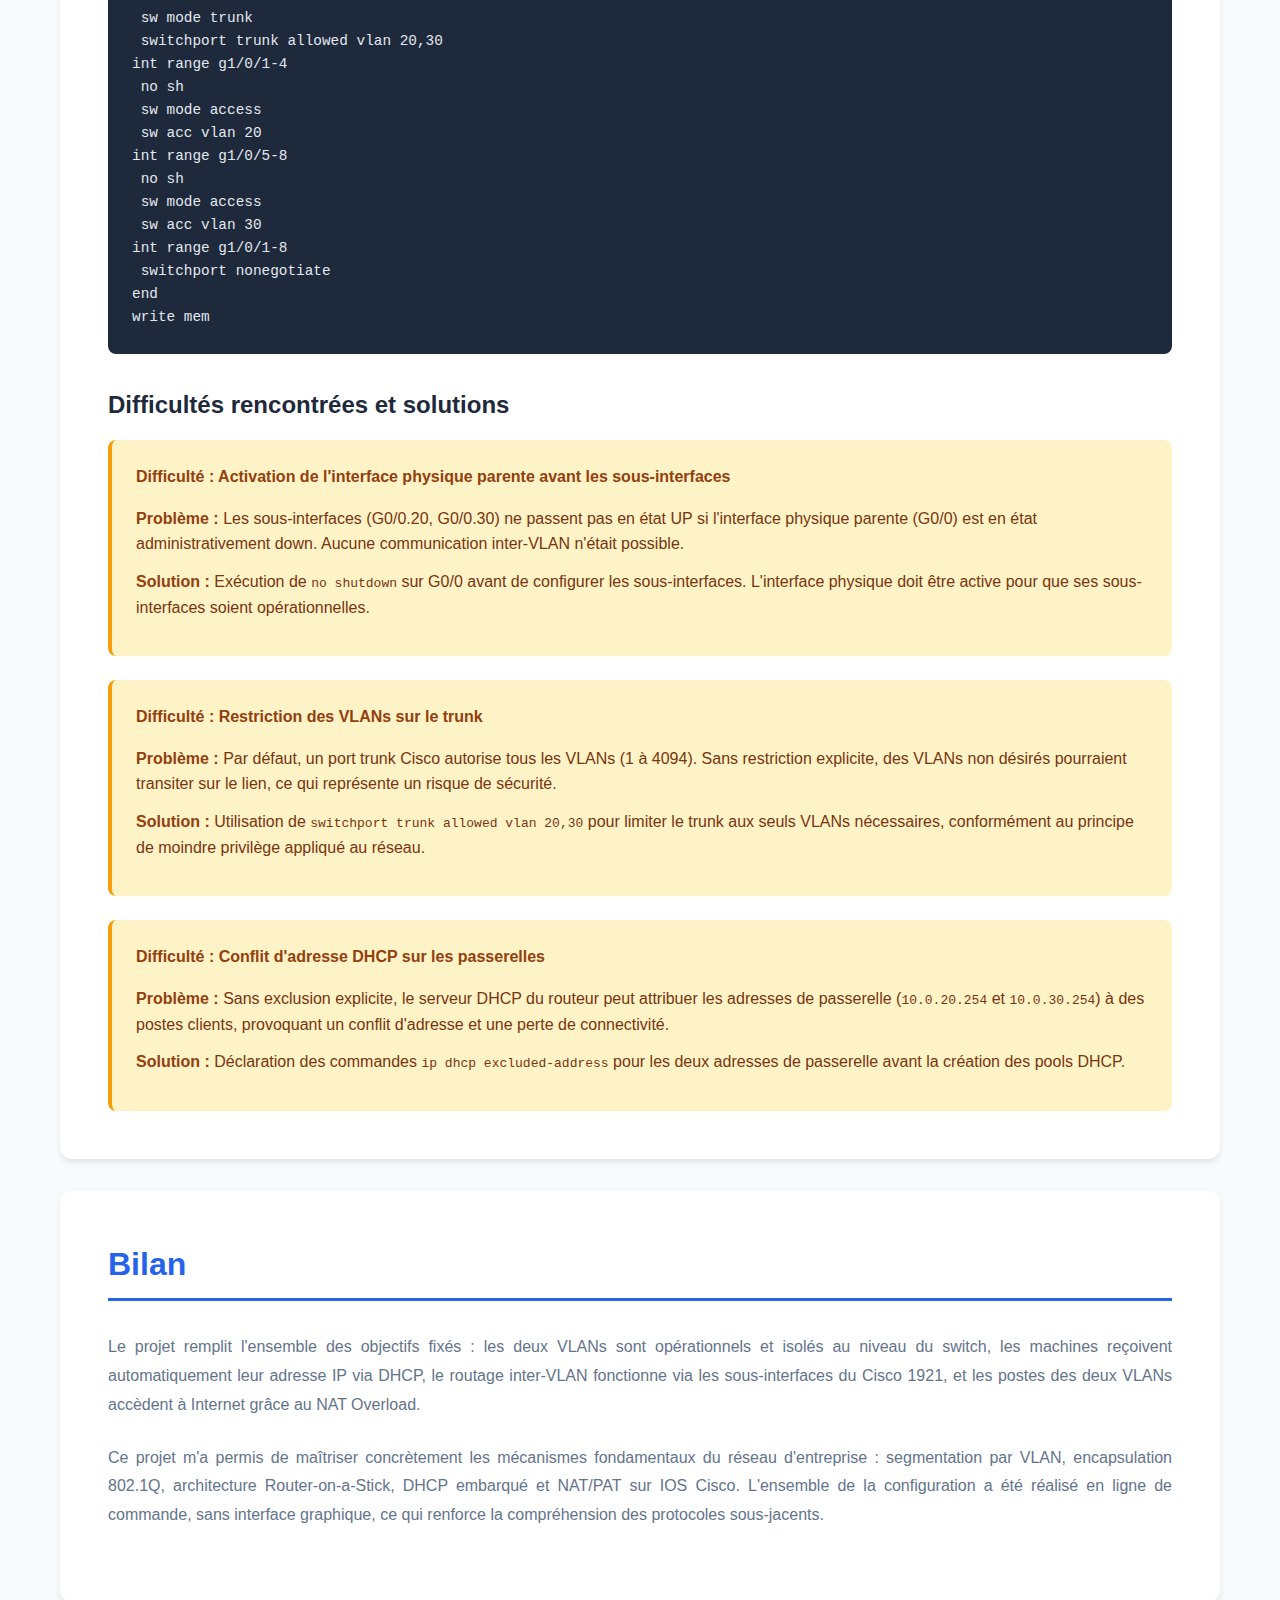
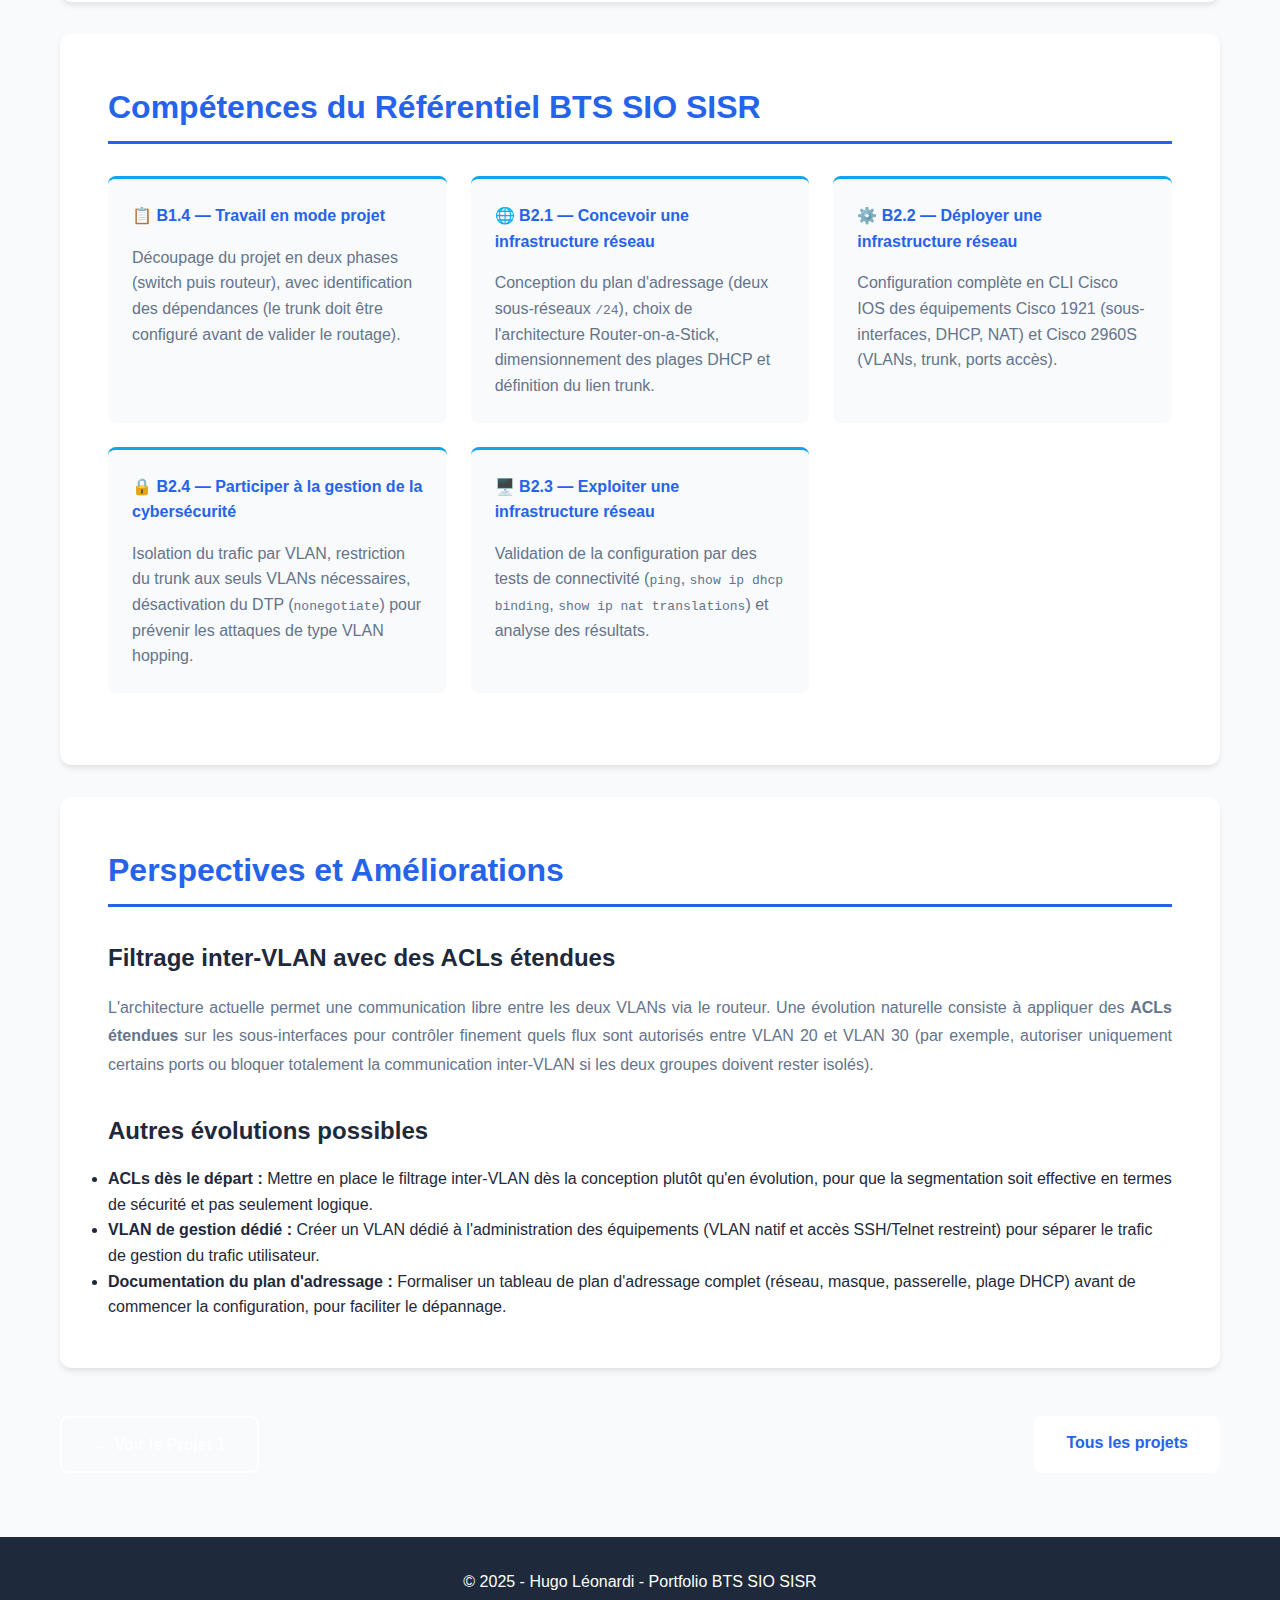
<file: projet2.html>
<!DOCTYPE html>
<html lang="fr">
<head>
    <meta charset="UTF-8">
    <meta name="viewport" content="width=device-width, initial-scale=1.0">
    <title>Projet 2 - Segmentation Réseau VLAN sur équipements Cisco - Portfolio BTS SIO SISR</title>
    <link rel="stylesheet" href="style.css">
</head>
<body>
    <nav class="navbar">
        <div class="container">
            <div class="logo">Hugo Léonardi</div>
            <ul class="nav-menu">
                <li><a href="index.html">Accueil</a></li>
                <li><a href="entreprise.html">Technicentre de Villeneuve Saint Georges</a></li>
                <li><a href="cv.html">CV</a></li>
                <li><a href="projets.html" class="active">Projets</a></li>
                <li><a href="missions.html">Missions</a></li>
                <li><a href="veille.html">Veille</a></li>
            </ul>
        </div>
    </nav>

    <div class="breadcrumb">
        <div class="container">
            <a href="projets.html">← Retour aux projets</a>
        </div>
    </div>

    <section class="project-detail-header">
        <div class="container">
            <div class="project-badge-large">Projet 2</div>
            <h1>Segmentation Réseau VLAN sur équipements Cisco</h1>
            <p class="project-subtitle">Router-on-a-Stick — Cisco 1921 &amp; Cisco 2960S — Inter-VLAN, DHCP, NAT</p>
            <a href="docs/C12 - EPREUVE PRATIQUE E6 - INFRASTRUCTURE RÉSEAU ROUTEUR SWITCH VLAN DHCP - BTS SIO 2026.pdf" target="_blank" class="btn btn-primary">📄 Télécharger le PDF</a>
        </div>
    </section>

    <section class="project-detail-content">
        <div class="container">

            <!-- Fiche synthèse -->
            <div class="project-info-card">
                <h2>📋 Informations générales</h2>
                <div class="info-grid">
                    <div class="info-item">
                        <strong>Durée</strong>
                        <p>2 semaines</p>
                    </div>
                    <div class="info-item">
                        <strong>Contexte</strong>
                        <p>Formation BTS SIO SISR</p>
                    </div>
                    <div class="info-item">
                        <strong>Routeur</strong>
                        <p>Cisco 1921</p>
                    </div>
                    <div class="info-item">
                        <strong>Switch</strong>
                        <p>Cisco 2960S</p>
                    </div>
                </div>
                <div class="tech-tags">
                    <span class="tag">Cisco IOS</span>
                    <span class="tag">VLAN</span>
                    <span class="tag">802.1Q</span>
                    <span class="tag">Trunk</span>
                    <span class="tag">Router-on-a-Stick</span>
                    <span class="tag">DHCP</span>
                    <span class="tag">NAT/PAT</span>
                    <span class="tag">Inter-VLAN Routing</span>
                </div>
            </div>

            <!-- Contexte et problématique -->
            <div class="content-card">
                <h2>Contexte et Problématique</h2>

                <h3>Situation initiale</h3>
                <p class="text-block">
                    Dans le cadre de ma formation BTS SIO SISR, j'ai eu à concevoir et déployer
                    une infrastructure réseau segmentée sur équipements physiques Cisco. L'objectif
                    était de séparer deux groupes d'utilisateurs (ou deux services) dans des réseaux
                    logiquement distincts, tout en leur permettant d'accéder à Internet via un
                    routeur unique.
                </p>

                <h3>Problématique</h3>
                <p class="text-block">
                    Comment cloisonner deux populations de machines dans des VLANs distincts,
                    assurer l'attribution automatique des adresses IP via DHCP, permettre la
                    communication inter-VLAN contrôlée et garantir l'accès Internet à l'ensemble
                    des postes, le tout avec un seul routeur et un seul switch ?
                </p>
            </div>

            <!-- Objectifs -->
            <div class="content-card">
                <h2>Objectifs du Projet</h2>
                <div class="objectives-grid">
                    <div class="objective-item">
                        <div class="objective-number">1</div>
                        <h4>Segmentation réseau</h4>
                        <p>Créer deux VLANs (VLAN 20 et VLAN 30) sur le switch Cisco 2960S pour isoler logiquement deux groupes de machines.</p>
                    </div>
                    <div class="objective-item">
                        <div class="objective-number">2</div>
                        <h4>Routage inter-VLAN</h4>
                        <p>Configurer le routeur Cisco 1921 en mode Router-on-a-Stick (sous-interfaces 802.1Q) pour assurer le routage entre les VLANs.</p>
                    </div>
                    <div class="objective-item">
                        <div class="objective-number">3</div>
                        <h4>Service DHCP</h4>
                        <p>Déployer un serveur DHCP directement sur le routeur pour distribuer automatiquement les adresses IP dans chaque VLAN.</p>
                    </div>
                    <div class="objective-item">
                        <div class="objective-number">4</div>
                        <h4>Accès Internet (NAT)</h4>
                        <p>Configurer le NAT Overload (PAT) sur le routeur pour permettre aux machines des deux VLANs d'accéder à Internet via une seule adresse IP publique.</p>
                    </div>
                </div>
            </div>

            <!-- Choix de la solution -->
            <div class="content-card">
                <h2>Choix de la Solution</h2>
                <h3>Solutions envisagées pour le routage inter-VLAN</h3>

                <div class="competences-grid">

                    <div class="competence-card" style="border-top-color: var(--success-color)">
                        <h4>✅ Solution retenue — Router-on-a-Stick</h4>
                        <ul>
                            <li>Compatible avec le matériel disponible (Cisco 1921 + 2960S)</li>
                            <li>Un seul câble trunk entre le switch et le routeur</li>
                            <li>Routage, DHCP et NAT centralisés sur un équipement unique</li>
                            <li>Configuration entièrement via Cisco IOS</li>
                            <li>Architecture simple et lisible</li>
                        </ul>
                    </div>

                    <div class="competence-card">
                        <h4>💡 Solution envisagée en évolution — Routeur dédié par VLAN</h4>
                        <ul>
                            <li>Isolation stricte du trafic inter-VLAN</li>
                            <li>Pas de point de congestion sur le lien trunk</li>
                            <li style="color:#ef4444">Coût matériel multiplié</li>
                            <li style="color:#ef4444">Complexité de gestion accrue</li>
                        </ul>
                    </div>

                </div>

                <div class="competence-card" style="margin-top: 1.5rem; border-top-color: var(--primary-color)">
                    <h4>💡 Justification du choix</h4>
                    <p style="color: var(--text-light)">
                        La solution Router-on-a-Stick a été retenue car elle répond à l'ensemble des
                        contraintes du projet : matériel disponible (Cisco 1921 et 2960S), simplicité
                        de câblage (un seul lien trunk), et centralisation des services réseau (DHCP,
                        NAT, routage) sur un équipement unique. Cette architecture est représentative
                        des déploiements PME et constitue une base solide pour comprendre les concepts
                        de segmentation réseau.
                    </p>
                </div>
            </div>

            <!-- Architecture technique -->
            <div class="content-card">
                <h2>Architecture Technique</h2>

                <!-- Schéma -->
                <div class="schema-container">
                    <img src="images/Schéma_Cisco.png" alt="Schéma infrastructure réseau Cisco VLAN" class="schema-img">
                    <p class="schema-caption">Infrastructure réseau — Cisco 1921 &amp; 2960S avec VLAN 20, VLAN 30 et NAT</p>
                </div>

                <p class="text-block">
                    L'infrastructure repose sur un <strong>switch Cisco 2960S</strong> connecté en
                    trunk à un <strong>routeur Cisco 1921</strong>. Le routeur porte deux sous-interfaces
                    (une par VLAN), assure le routage inter-VLAN, distribue les adresses IP via DHCP
                    et traduit les adresses vers Internet via NAT Overload (PAT).
                </p>

                <!-- Couches -->
                <div class="architecture-layers">

                    <div class="arch-layer">
                        <div class="arch-layer-icon">🔌</div>
                        <div class="arch-layer-content">
                            <div class="arch-layer-title">Segmentation — Switch Cisco 2960S</div>
                            <p>
                                Le switch héberge deux VLANs distincts. Le port G1/0/24 est configuré en
                                <strong>trunk 802.1Q</strong> vers le routeur et transporte les deux VLANs.
                                Les ports accès sont répartis en deux groupes :
                            </p>
                            <div class="competences-grid" style="margin-top: 1rem">
                                <div class="competence-card">
                                    <h4>🟦 VLAN 20 — Ports G1/0/1 à G1/0/4</h4>
                                    <ul>
                                        <li>Réseau : <code>10.0.20.0/24</code></li>
                                        <li>Passerelle : <code>10.0.20.254</code></li>
                                        <li>4 ports en mode accès</li>
                                        <li>DTP désactivé (<code>nonegotiate</code>)</li>
                                    </ul>
                                </div>
                                <div class="competence-card">
                                    <h4>🟩 VLAN 30 — Ports G1/0/5 à G1/0/8</h4>
                                    <ul>
                                        <li>Réseau : <code>10.0.30.0/24</code></li>
                                        <li>Passerelle : <code>10.0.30.254</code></li>
                                        <li>4 ports en mode accès</li>
                                        <li>DTP désactivé (<code>nonegotiate</code>)</li>
                                    </ul>
                                </div>
                            </div>
                        </div>
                    </div>

                    <div class="arch-layer">
                        <div class="arch-layer-icon">🔀</div>
                        <div class="arch-layer-content">
                            <div class="arch-layer-title">Routage inter-VLAN — Cisco 1921 (Router-on-a-Stick)</div>
                            <p>
                                L'interface <strong>G0/0</strong> du routeur est connectée au switch via le lien trunk.
                                Elle est découpée en deux sous-interfaces logiques, chacune associée à un VLAN via
                                l'encapsulation <code>dot1q</code> et portant l'adresse de passerelle du VLAN correspondant.
                            </p>
                            <div class="competences-grid" style="margin-top: 1rem">
                                <div class="competence-card">
                                    <h4>⚙️ G0/0.20 — VLAN 20</h4>
                                    <ul>
                                        <li>Encapsulation : <code>dot1q 20</code></li>
                                        <li>IP : <code>10.0.20.254 /24</code></li>
                                        <li>NAT inside</li>
                                    </ul>
                                </div>
                                <div class="competence-card">
                                    <h4>⚙️ G0/0.30 — VLAN 30</h4>
                                    <ul>
                                        <li>Encapsulation : <code>dot1q 30</code></li>
                                        <li>IP : <code>10.0.30.254 /24</code></li>
                                        <li>NAT inside</li>
                                    </ul>
                                </div>
                            </div>
                        </div>
                    </div>

                    <div class="arch-layer">
                        <div class="arch-layer-icon">📡</div>
                        <div class="arch-layer-content">
                            <div class="arch-layer-title">DHCP — Service intégré au routeur</div>
                            <p>
                                Le routeur Cisco 1921 héberge deux pools DHCP, un par VLAN.
                                Les adresses de passerelle (<code>10.0.20.254</code> et <code>10.0.30.254</code>)
                                sont exclues des plages distribuées pour éviter tout conflit d'adresse.
                            </p>
                        </div>
                    </div>

                    <div class="arch-layer">
                        <div class="arch-layer-icon">🌐</div>
                        <div class="arch-layer-content">
                            <div class="arch-layer-title">Accès Internet — NAT Overload (PAT)</div>
                            <p>
                                L'interface <strong>G0/1</strong> du routeur est connectée à la passerelle Internet
                                (adresse obtenue par DHCP auprès du FAI) et est déclarée comme interface
                                <em>NAT outside</em>. Une ACL autorise l'ensemble du trafic interne
                                (<code>permit any</code>) à être traduit. Le <strong>NAT Overload</strong>
                                (PAT) permet à toutes les machines des deux VLANs de partager l'adresse
                                IP publique unique de l'interface G0/1.
                            </p>
                        </div>
                    </div>

                </div>
            </div>

            <!-- Réalisation -->
            <div class="content-card">
                <h2>Réalisation</h2>

                <h3>Méthodologie</h3>
                <p class="text-block">
                    Le projet a été découpé en deux phases : configuration du switch (VLANs et trunk),
                    puis configuration du routeur (sous-interfaces, DHCP, NAT). La validation a été
                    effectuée par des tests de connectivité (<code>ping</code>) depuis les postes de
                    chaque VLAN vers la passerelle, vers l'autre VLAN et vers Internet.
                </p>

                <div class="timeline-phases">

                    <div class="phase-item">
                        <div class="phase-header">
                            <span class="phase-number">Phase 1</span>
                            <span class="phase-duration">Switch</span>
                        </div>
                        <h4>Configuration du Cisco 2960S</h4>
                        <ul>
                            <li>Création des VLANs 20 et 30 dans la base de données VLAN du switch.</li>
                            <li>Configuration du port G1/0/24 en mode trunk (<code>switchport mode trunk</code>), avec restriction aux VLANs 20 et 30 (<code>switchport trunk allowed vlan 20,30</code>).</li>
                            <li>Configuration des ports G1/0/1 à G1/0/4 en mode accès VLAN 20.</li>
                            <li>Configuration des ports G1/0/5 à G1/0/8 en mode accès VLAN 30.</li>
                            <li>Désactivation du protocole DTP sur tous les ports (<code>switchport nonegotiate</code>) pour éviter la négociation automatique non souhaitée.</li>
                        </ul>
                    </div>

                    <div class="phase-item">
                        <div class="phase-header">
                            <span class="phase-number">Phase 2</span>
                            <span class="phase-duration">Routeur</span>
                        </div>
                        <h4>Configuration du Cisco 1921</h4>
                        <ul>
                            <li>Activation de l'interface G0/0 (côté switch) et création des deux sous-interfaces avec encapsulation 802.1Q et adressage de passerelle.</li>
                            <li>Activation de l'interface G0/1 (côté Internet) en DHCP pour obtenir l'adresse publique du FAI.</li>
                            <li>Déclaration des exclusions DHCP pour les adresses de passerelle, puis création des pools DHCP pour chaque VLAN.</li>
                            <li>Création de l'ACL standard autorisant tout le trafic interne à être traduit par le NAT.</li>
                            <li>Configuration du NAT Overload sur G0/1, déclaration des interfaces NAT inside (G0/0.20 et G0/0.30) et NAT outside (G0/1).</li>
                            <li>Sauvegarde de la configuration (<code>write mem</code>).</li>
                        </ul>
                    </div>

                </div>

                <h3>Configuration complète du routeur</h3>

                <h4>1. Interfaces et sous-interfaces</h4>
                <p class="text-block">
                    Activation des interfaces physiques et création des sous-interfaces Router-on-a-Stick
                    avec encapsulation 802.1Q, une sous-interface par VLAN.
                </p>
                <div class="code-example">
                    <pre><code>en
conf t
int g0/0
 no sh
 ip add dhcp
int g0/1
 no sh
int g0/0.20
 enc dot1q 20
 ip add 10.0.20.254 255.255.255.0
int g0/0.30
 enc dot1q 30
 ip add 10.0.30.254 255.255.255.0</code></pre>
                </div>

                <h4>2. Service DHCP</h4>
                <p class="text-block">
                    Exclusion des adresses de passerelle, puis création des pools DHCP pour VLAN 20
                    et VLAN 30. Chaque pool déclare le réseau distribué et la passerelle par défaut.
                </p>
                <div class="code-example">
                    <pre><code>ip dhcp excluded-address 10.0.20.254
ip dhcp excluded-address 10.0.30.254
ip dhcp pool vlan20
 network 10.0.20.0 255.255.255.0
 default-router 10.0.20.254
 dns-server 8.8.8.8
 exit
ip dhcp pool vlan30
 network 10.0.30.0 255.255.255.0
 default-router 10.0.30.254
 dns-server 8.8.8.8
 exit</code></pre>
                </div>

                <h4>3. NAT Overload (PAT)</h4>
                <p class="text-block">
                    L'ACL 1 autorise tout le trafic interne à être traduit. Le NAT Overload
                    utilise l'adresse de l'interface G0/1 (obtenue par DHCP du FAI) pour
                    translater l'ensemble des connexions sortantes.
                </p>
                <div class="code-example">
                    <pre><code>access-list 1 permit any
ip nat inside source list 1 int g0/1 overload
int g0/0.20
 ip nat inside
int g0/0.30
 ip nat inside
int g0/1
 ip nat outside
end
write mem</code></pre>
                </div>

                <h3>Configuration complète du switch</h3>

                <h4>VLANs, trunk et ports accès</h4>
                <p class="text-block">
                    Création des VLANs, configuration du port trunk vers le routeur (G1/0/24)
                    et affectation des ports accès aux VLANs correspondants.
                </p>
                <div class="code-example">
                    <pre><code>en
conf t
vlan 20
 exit
vlan 30
 exit
int g1/0/24
 no sh
 sw mode trunk
 switchport trunk allowed vlan 20,30
int range g1/0/1-4
 no sh
 sw mode access
 sw acc vlan 20
int range g1/0/5-8
 no sh
 sw mode access
 sw acc vlan 30
int range g1/0/1-8
 switchport nonegotiate
end
write mem</code></pre>
                </div>

                <h3>Difficultés rencontrées et solutions</h3>
                <div class="difficulties">
                    <div class="difficulty-item">
                        <h4>Difficulté : Activation de l'interface physique parente avant les sous-interfaces</h4>
                        <p><strong>Problème :</strong> Les sous-interfaces (G0/0.20, G0/0.30) ne passent pas en état UP si l'interface physique parente (G0/0) est en état administrativement down. Aucune communication inter-VLAN n'était possible.</p>
                        <p><strong>Solution :</strong> Exécution de <code>no shutdown</code> sur G0/0 avant de configurer les sous-interfaces. L'interface physique doit être active pour que ses sous-interfaces soient opérationnelles.</p>
                    </div>
                    <div class="difficulty-item">
                        <h4>Difficulté : Restriction des VLANs sur le trunk</h4>
                        <p><strong>Problème :</strong> Par défaut, un port trunk Cisco autorise tous les VLANs (1 à 4094). Sans restriction explicite, des VLANs non désirés pourraient transiter sur le lien, ce qui représente un risque de sécurité.</p>
                        <p><strong>Solution :</strong> Utilisation de <code>switchport trunk allowed vlan 20,30</code> pour limiter le trunk aux seuls VLANs nécessaires, conformément au principe de moindre privilège appliqué au réseau.</p>
                    </div>
                    <div class="difficulty-item">
                        <h4>Difficulté : Conflit d'adresse DHCP sur les passerelles</h4>
                        <p><strong>Problème :</strong> Sans exclusion explicite, le serveur DHCP du routeur peut attribuer les adresses de passerelle (<code>10.0.20.254</code> et <code>10.0.30.254</code>) à des postes clients, provoquant un conflit d'adresse et une perte de connectivité.</p>
                        <p><strong>Solution :</strong> Déclaration des commandes <code>ip dhcp excluded-address</code> pour les deux adresses de passerelle avant la création des pools DHCP.</p>
                    </div>
                </div>
            </div>

            <!-- Bilan -->
            <div class="content-card">
                <h2>Bilan</h2>
                <p class="text-block">
                    Le projet remplit l'ensemble des objectifs fixés : les deux VLANs sont opérationnels
                    et isolés au niveau du switch, les machines reçoivent automatiquement leur adresse
                    IP via DHCP, le routage inter-VLAN fonctionne via les sous-interfaces du Cisco 1921,
                    et les postes des deux VLANs accèdent à Internet grâce au NAT Overload.
                </p>
                <p class="text-block">
                    Ce projet m'a permis de maîtriser concrètement les mécanismes fondamentaux du
                    réseau d'entreprise : segmentation par VLAN, encapsulation 802.1Q, architecture
                    Router-on-a-Stick, DHCP embarqué et NAT/PAT sur IOS Cisco. L'ensemble de la
                    configuration a été réalisé en ligne de commande, sans interface graphique,
                    ce qui renforce la compréhension des protocoles sous-jacents.
                </p>
            </div>

            <!-- Compétences du référentiel -->
            <div class="content-card">
                <h2>Compétences du Référentiel BTS SIO SISR</h2>
                <div class="competences-grid">

                    <div class="competence-card">
                        <h4>📋 B1.4 — Travail en mode projet</h4>
                        <p style="color: var(--text-light)">Découpage du projet en deux phases (switch puis routeur), avec identification des dépendances (le trunk doit être configuré avant de valider le routage).</p>
                    </div>

                    <div class="competence-card">
                        <h4>🌐 B2.1 — Concevoir une infrastructure réseau</h4>
                        <p style="color: var(--text-light)">Conception du plan d'adressage (deux sous-réseaux <code>/24</code>), choix de l'architecture Router-on-a-Stick, dimensionnement des plages DHCP et définition du lien trunk.</p>
                    </div>

                    <div class="competence-card">
                        <h4>⚙️ B2.2 — Déployer une infrastructure réseau</h4>
                        <p style="color: var(--text-light)">Configuration complète en CLI Cisco IOS des équipements Cisco 1921 (sous-interfaces, DHCP, NAT) et Cisco 2960S (VLANs, trunk, ports accès).</p>
                    </div>

                    <div class="competence-card">
                        <h4>🔒 B2.4 — Participer à la gestion de la cybersécurité</h4>
                        <p style="color: var(--text-light)">Isolation du trafic par VLAN, restriction du trunk aux seuls VLANs nécessaires, désactivation du DTP (<code>nonegotiate</code>) pour prévenir les attaques de type VLAN hopping.</p>
                    </div>

                    <div class="competence-card">
                        <h4>🖥️ B2.3 — Exploiter une infrastructure réseau</h4>
                        <p style="color: var(--text-light)">Validation de la configuration par des tests de connectivité (<code>ping</code>, <code>show ip dhcp binding</code>, <code>show ip nat translations</code>) et analyse des résultats.</p>
                    </div>

                </div>
            </div>

            <!-- Perspectives -->
            <div class="content-card">
                <h2>Perspectives et Améliorations</h2>

                <h3>Filtrage inter-VLAN avec des ACLs étendues</h3>
                <p class="text-block">
                    L'architecture actuelle permet une communication libre entre les deux VLANs via
                    le routeur. Une évolution naturelle consiste à appliquer des <strong>ACLs étendues</strong>
                    sur les sous-interfaces pour contrôler finement quels flux sont autorisés entre
                    VLAN 20 et VLAN 30 (par exemple, autoriser uniquement certains ports ou bloquer
                    totalement la communication inter-VLAN si les deux groupes doivent rester isolés).
                </p>

                <h3>Autres évolutions possibles</h3>
                <ul>
                    <li><strong>ACLs dès le départ :</strong> Mettre en place le filtrage inter-VLAN dès la conception plutôt qu'en évolution, pour que la segmentation soit effective en termes de sécurité et pas seulement logique.</li>
                    <li><strong>VLAN de gestion dédié :</strong> Créer un VLAN dédié à l'administration des équipements (VLAN natif et accès SSH/Telnet restreint) pour séparer le trafic de gestion du trafic utilisateur.</li>
                    <li><strong>Documentation du plan d'adressage :</strong> Formaliser un tableau de plan d'adressage complet (réseau, masque, passerelle, plage DHCP) avant de commencer la configuration, pour faciliter le dépannage.</li>
                </ul>
            </div>

            <!-- Navigation -->
            <div class="project-navigation">
                <a href="projet1.html" class="btn btn-secondary">← Voir le Projet 1</a>
                <a href="projets.html" class="btn btn-primary">Tous les projets</a>
            </div>

        </div>
    </section>

    <footer class="footer">
        <div class="container">
            <p>&copy; 2025 - Hugo Léonardi - Portfolio BTS SIO SISR</p>
        </div>
    </footer>
</body>
</html>
</file>
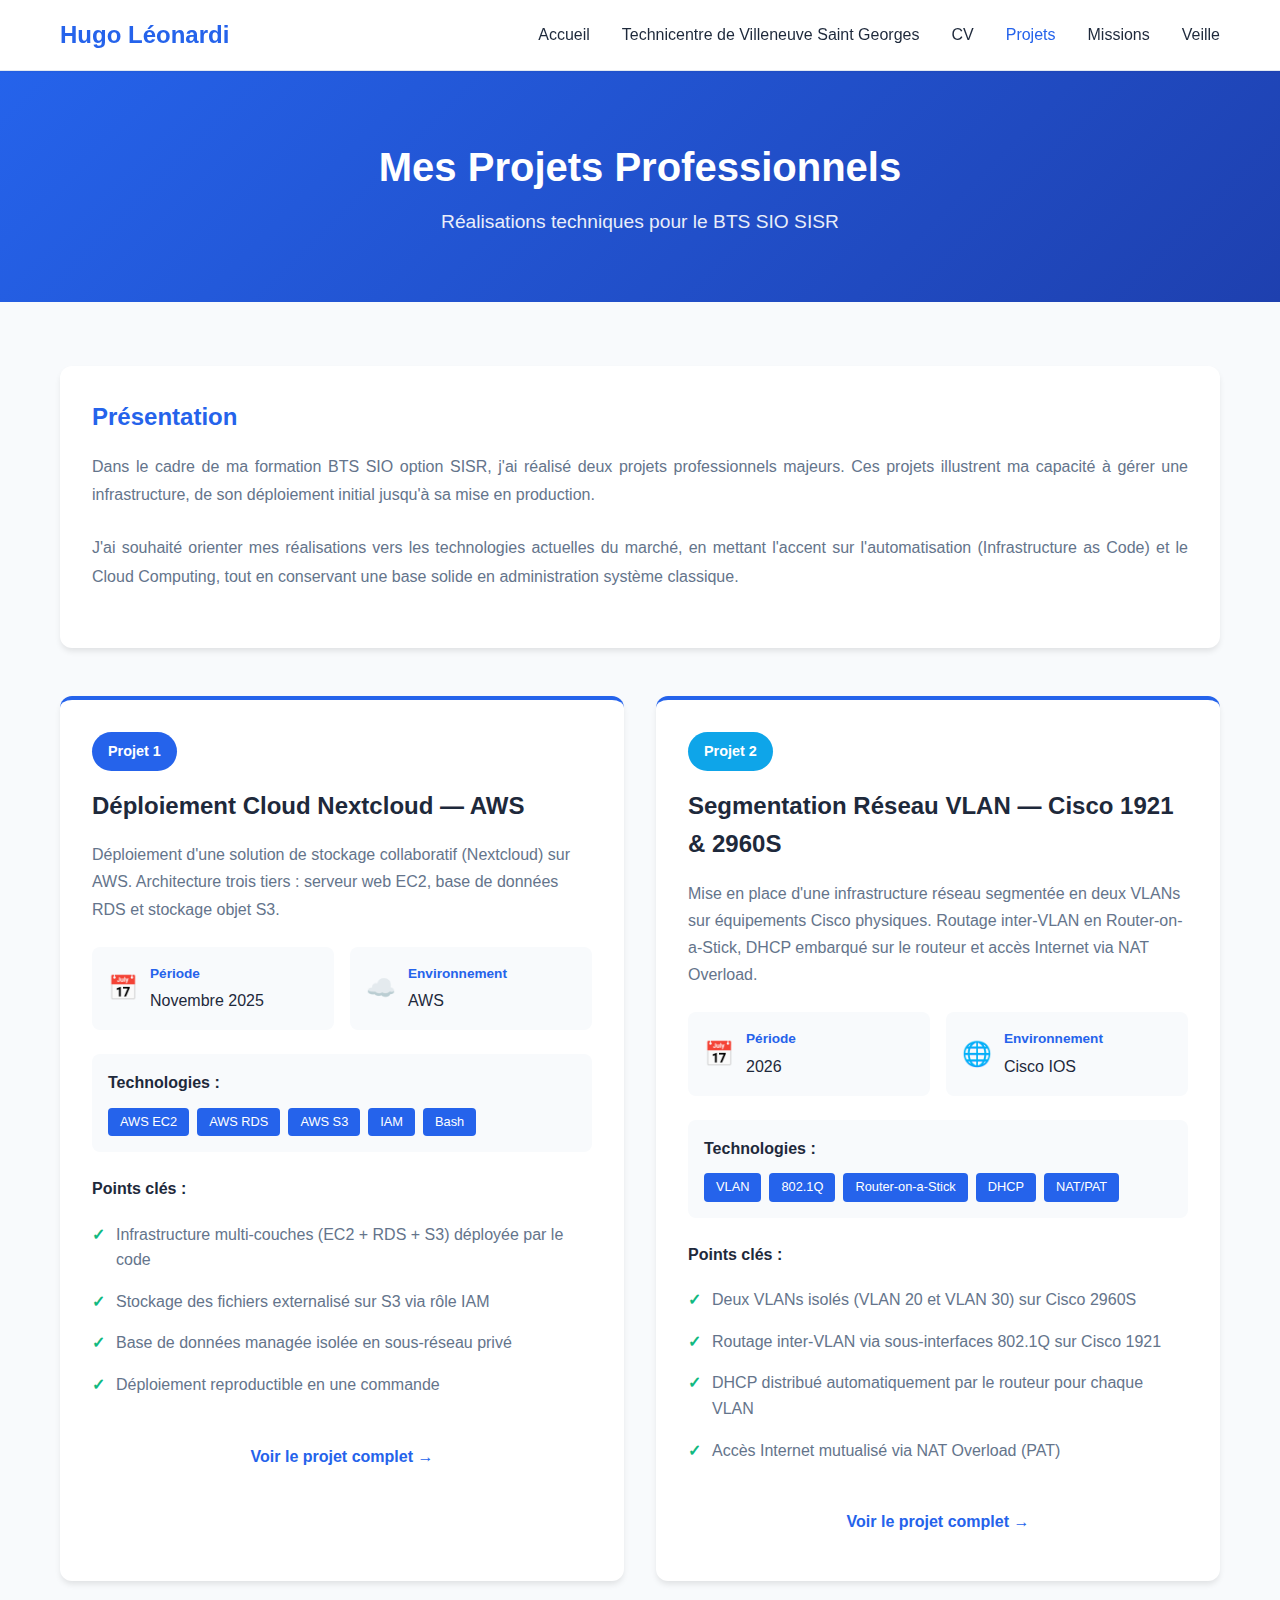
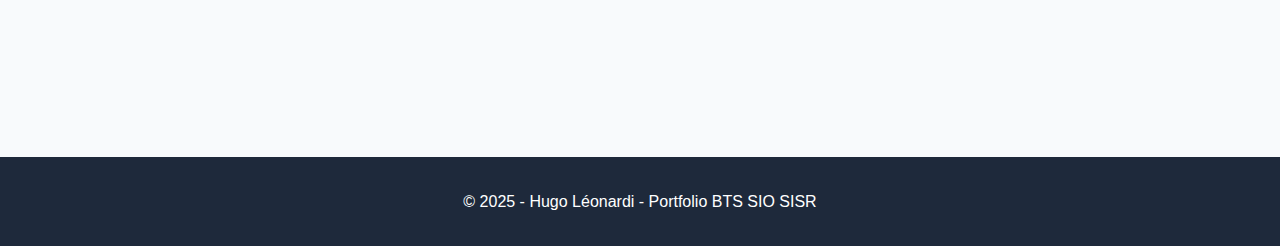
<file: projets.html>
<!DOCTYPE html>
<html lang="fr">
<head>
    <meta charset="UTF-8">
    <meta name="viewport" content="width=device-width, initial-scale=1.0">
    <title>Mes Projets - Portfolio Hugo Léonardi</title>
    <link rel="stylesheet" href="style.css">
</head>
    <body>
        <nav class="navbar">
        <div class="container">
            <div class="logo">Hugo Léonardi</div>
            <ul class="nav-menu">
                <li><a href="index.html">Accueil</a></li>
                <li><a href="entreprise.html">Technicentre de Villeneuve Saint Georges</a></li>
                <li><a href="cv.html">CV</a></li>
                <li><a href="projets.html" class="active">Projets</a></li>
                <li><a href="missions.html">Missions</a></li>
                <li><a href="veille.html">Veille</a></li> 
            </ul>
        </div>
    </nav>

    <section class="page-header">
        <div class="container">
            <h1>Mes Projets Professionnels</h1>
            <p>Réalisations techniques pour le BTS SIO SISR</p>
        </div>
    </section>

    <section class="content-section">
        <div class="container">
            <div class="projects-intro">
                <h2>Présentation</h2>
                <p class="text-block">
                    Dans le cadre de ma formation BTS SIO option SISR, j'ai réalisé deux projets 
                    professionnels majeurs. Ces projets illustrent ma capacité à gérer une infrastructure, 
                    de son déploiement initial jusqu'à sa mise en production.
                </p>
                <p class="text-block">
                    J'ai souhaité orienter mes réalisations vers les technologies actuelles du marché, 
                    en mettant l'accent sur l'automatisation (Infrastructure as Code) et le Cloud Computing, 
                    tout en conservant une base solide en administration système classique.
                </p>
            </div>

            <!-- Liste des projets -->
            <div class="projects-grid">

                <!-- Carte Projet 1 -->
                <div class="project-summary-card">
                    <div class="project-number">Projet 1</div>
                    <h3>Déploiement Cloud Nextcloud — AWS</h3>
                    <p class="project-summary">
                        Déploiement d'une solution de stockage collaboratif (Nextcloud) 
                        sur AWS. Architecture trois tiers : serveur web EC2, 
                        base de données RDS et stockage objet S3.
                    </p>

                    <div class="project-meta-summary">
                        <div class="meta-badge">
                            <span class="icon">📅</span>
                            <div>
                                <strong>Période</strong>
                                <p>Novembre 2025</p>
                            </div>
                        </div>
                        <div class="meta-badge">
                            <span class="icon">☁️</span>
                            <div>
                                <strong>Environnement</strong>
                                <p>AWS</p>
                            </div>
                        </div>
                    </div>

                    <div class="project-tech-preview">
                        <strong>Technologies :</strong>
                        <div class="tech-tags-small">
                            <span class="tag-small">AWS EC2</span>
                            <span class="tag-small">AWS RDS</span>
                            <span class="tag-small">AWS S3</span>
                            <span class="tag-small">IAM</span>
                            <span class="tag-small">Bash</span>
                        </div>
                    </div>

                    <div class="project-highlights">
                        <h4>Points clés :</h4>
                        <ul>
                            <li>Infrastructure multi-couches (EC2 + RDS + S3) déployée par le code</li>
                            <li>Stockage des fichiers externalisé sur S3 via rôle IAM</li>
                            <li>Base de données managée isolée en sous-réseau privé</li>
                            <li>Déploiement reproductible en une commande</li>
                        </ul>
                    </div>


                    <a href="projet1.html" class="btn btn-primary btn-full">
                        Voir le projet complet →
                    </a>
                </div>

                <!-- Carte Projet 2 -->
                <div class="project-summary-card">
                    <div class="project-number projet-2">Projet 2</div>
                    <h3>Segmentation Réseau VLAN — Cisco 1921 &amp; 2960S</h3>
                    <p class="project-summary">
                        Mise en place d'une infrastructure réseau segmentée en deux VLANs sur équipements
                        Cisco physiques. Routage inter-VLAN en Router-on-a-Stick, DHCP embarqué sur le
                        routeur et accès Internet via NAT Overload.
                    </p>

                    <div class="project-meta-summary">
                        <div class="meta-badge">
                            <span class="icon">📅</span>
                            <div>
                                <strong>Période</strong>
                                <p>2026</p>
                            </div>
                        </div>
                        <div class="meta-badge">
                            <span class="icon">🌐</span>
                            <div>
                                <strong>Environnement</strong>
                                <p>Cisco IOS</p>
                            </div>
                        </div>
                    </div>

                    <div class="project-tech-preview">
                        <strong>Technologies :</strong>
                        <div class="tech-tags-small">
                            <span class="tag-small">VLAN</span>
                            <span class="tag-small">802.1Q</span>
                            <span class="tag-small">Router-on-a-Stick</span>
                            <span class="tag-small">DHCP</span>
                            <span class="tag-small">NAT/PAT</span>
                        </div>
                    </div>

                    <div class="project-highlights">
                        <h4>Points clés :</h4>
                        <ul>
                            <li>Deux VLANs isolés (VLAN 20 et VLAN 30) sur Cisco 2960S</li>
                            <li>Routage inter-VLAN via sous-interfaces 802.1Q sur Cisco 1921</li>
                            <li>DHCP distribué automatiquement par le routeur pour chaque VLAN</li>
                            <li>Accès Internet mutualisé via NAT Overload (PAT)</li>
                        </ul>
                    </div>

                    <a href="projet2.html" class="btn btn-primary btn-full">
                        Voir le projet complet →
                    </a>
                </div>

            </div>

        </div>
    </section>

    <footer class="footer">
        <div class="container">
            <p>&copy; 2025 - Hugo Léonardi - Portfolio BTS SIO SISR</p>
        </div>
    </footer>
</body>
</html>
</file>
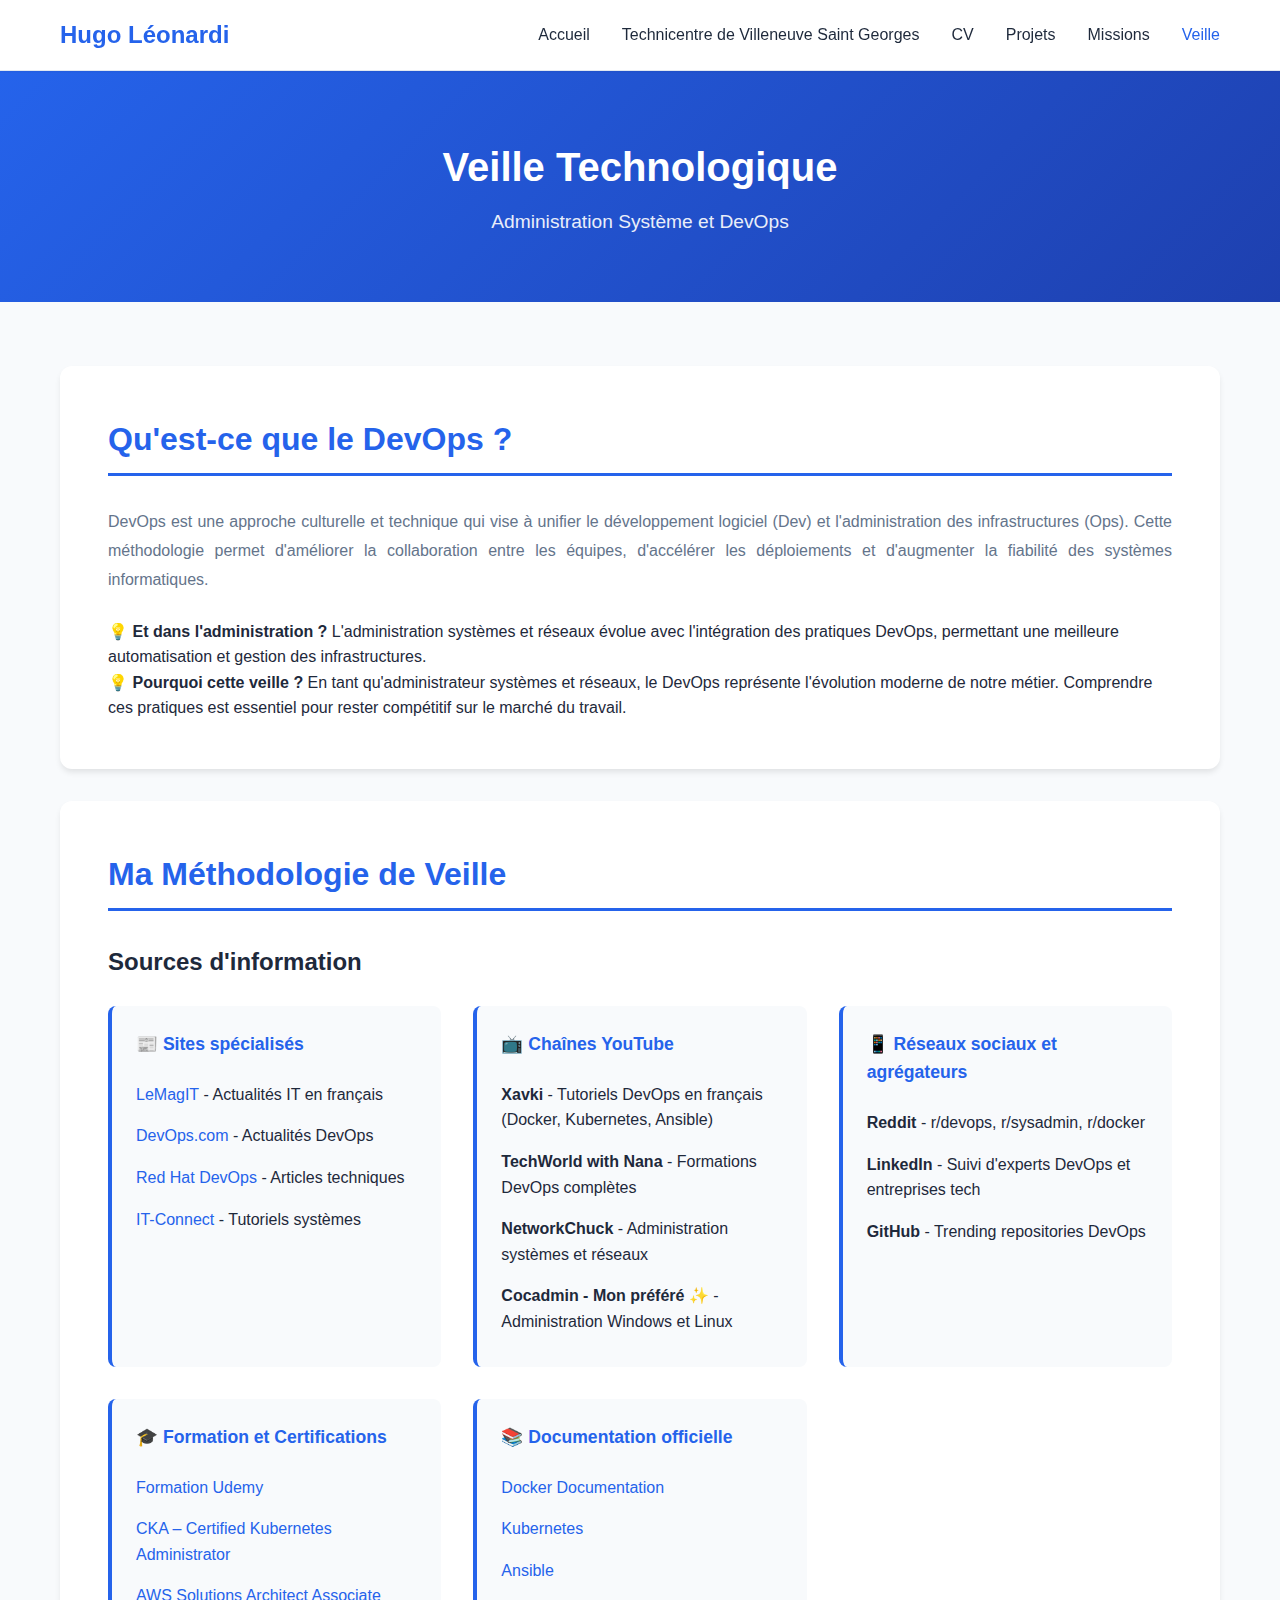
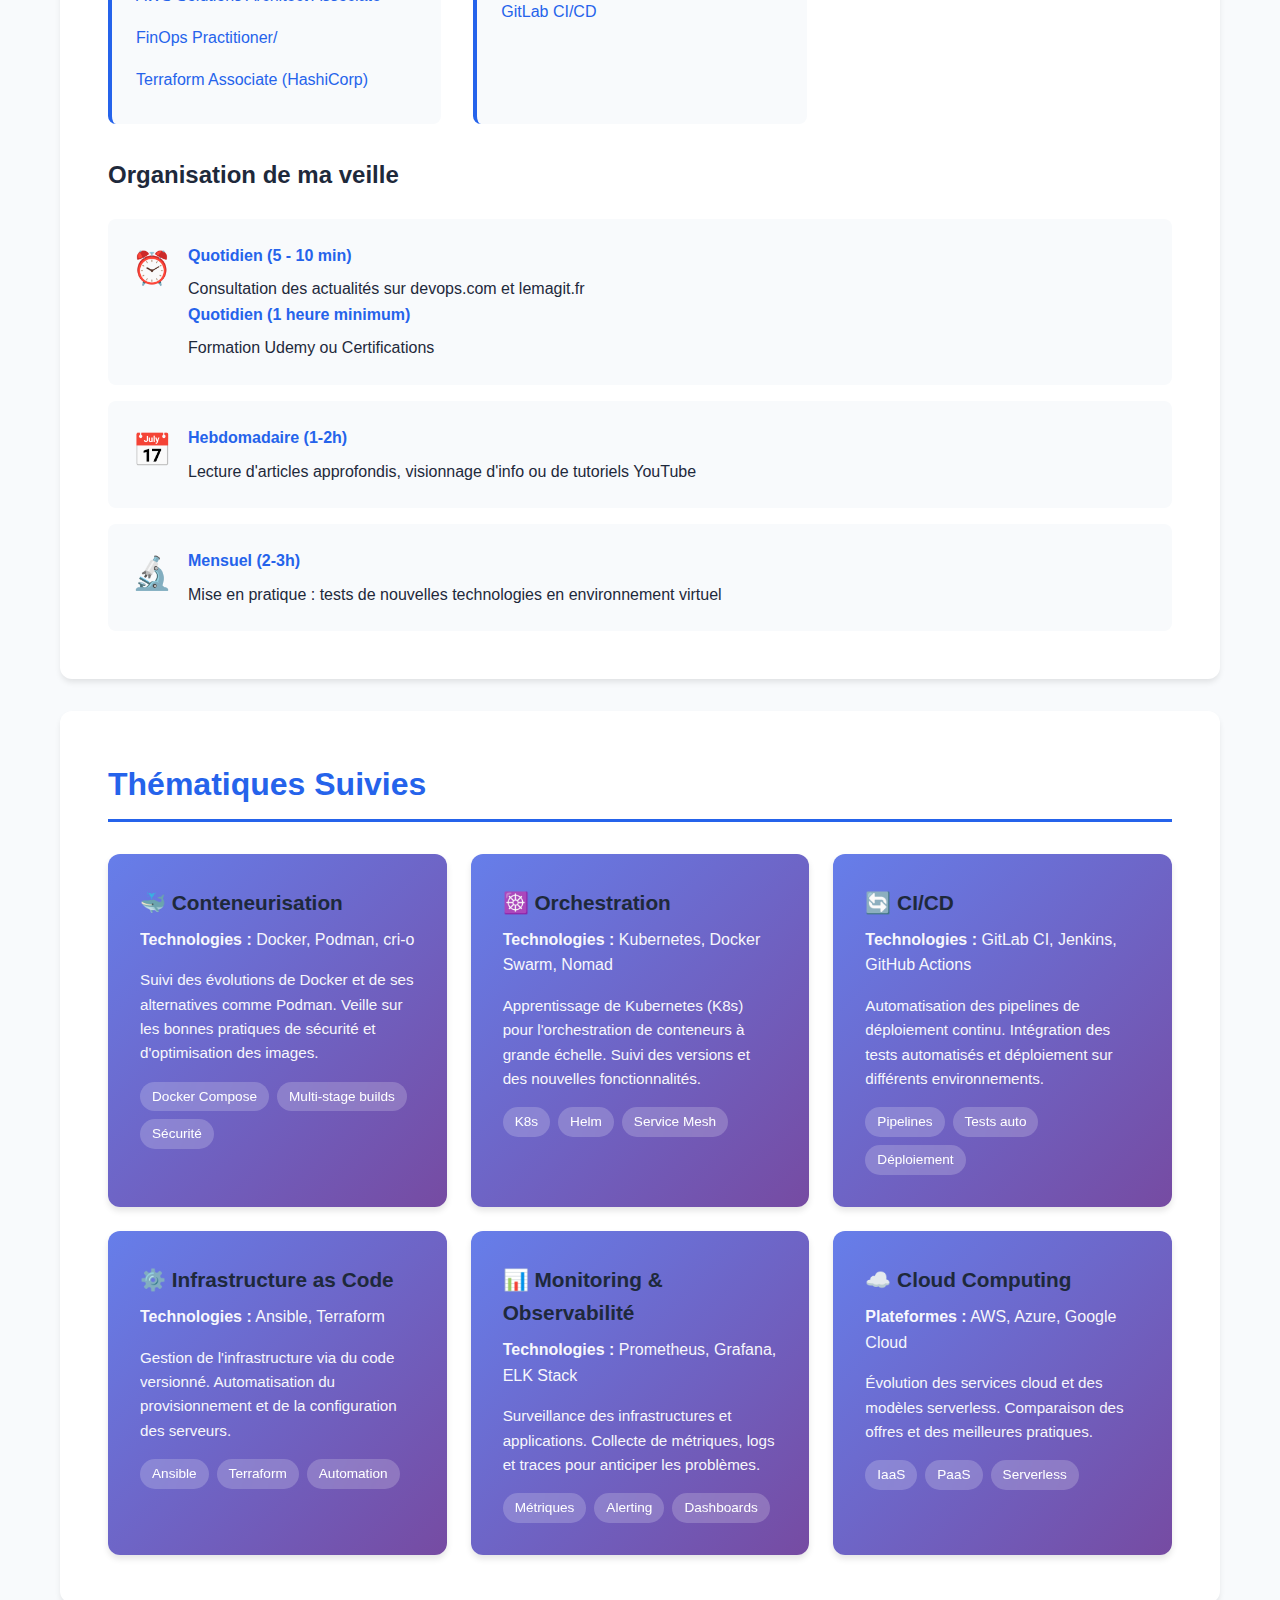
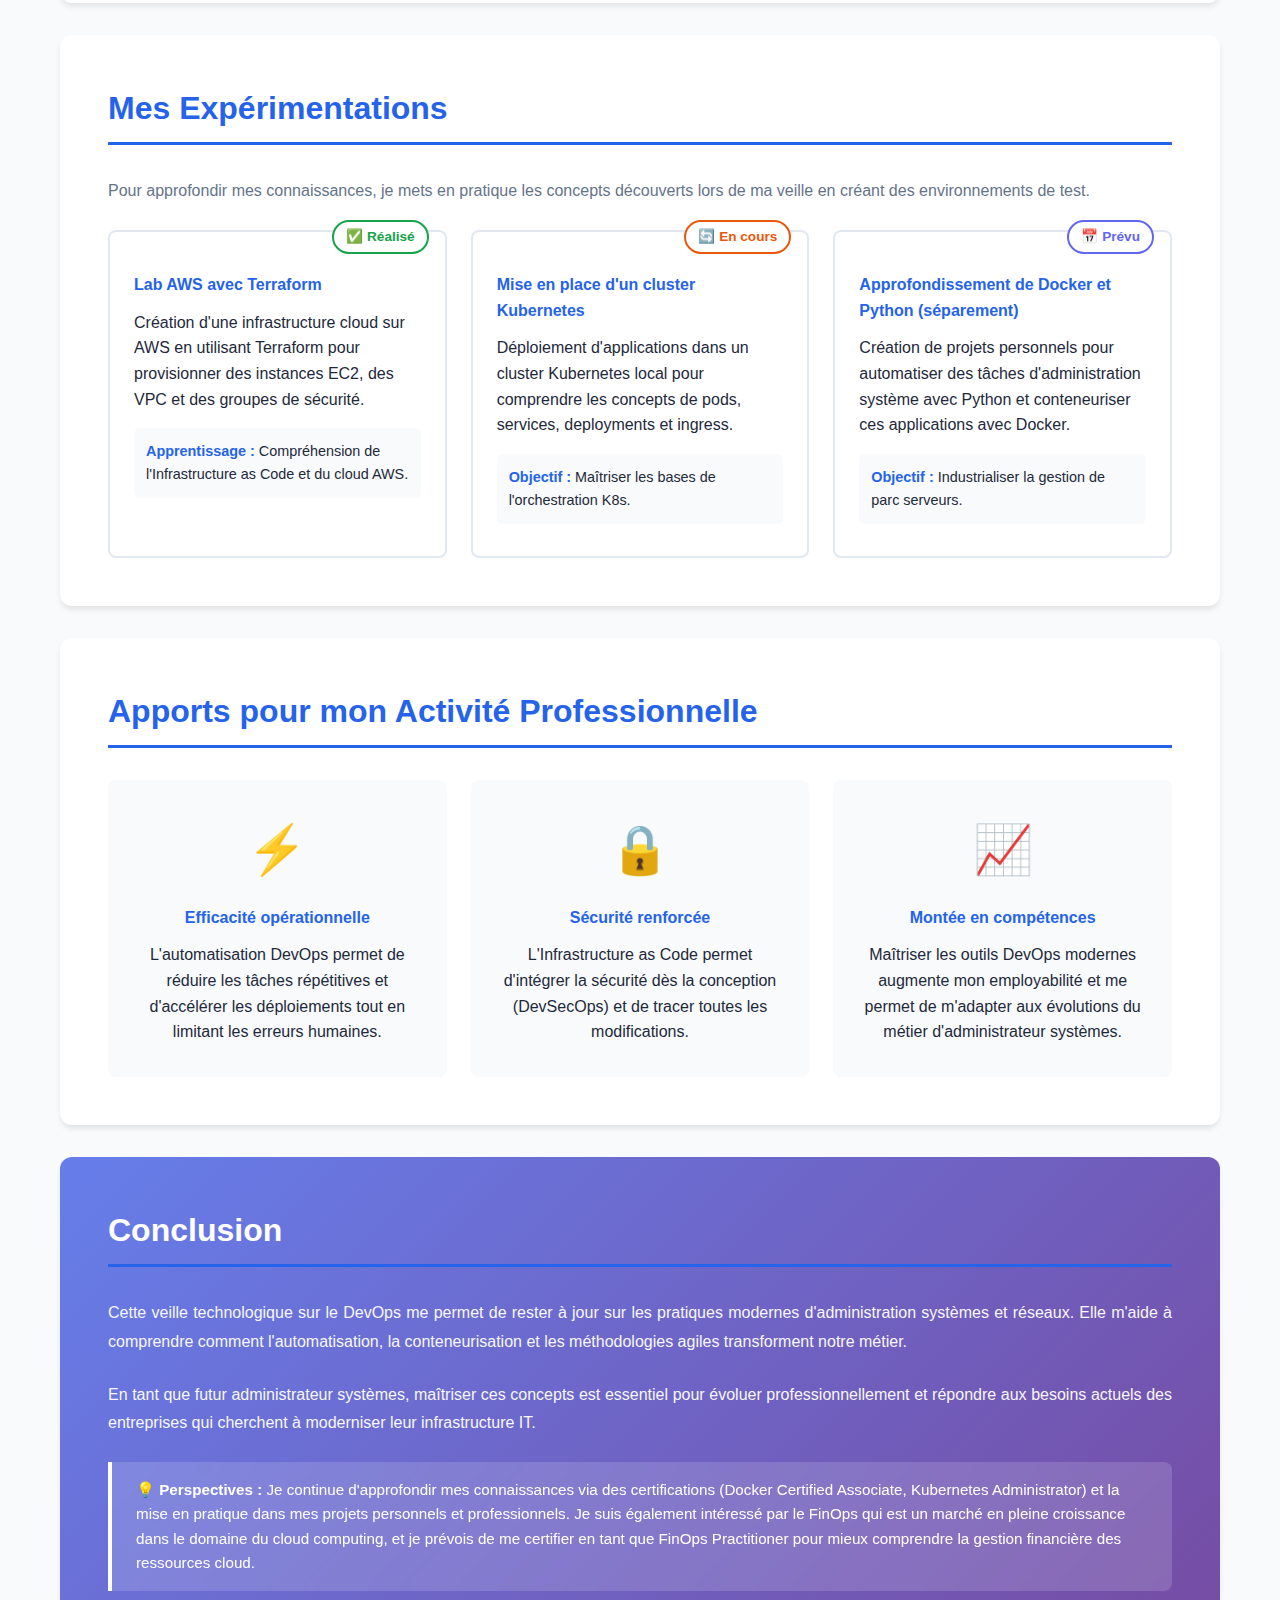
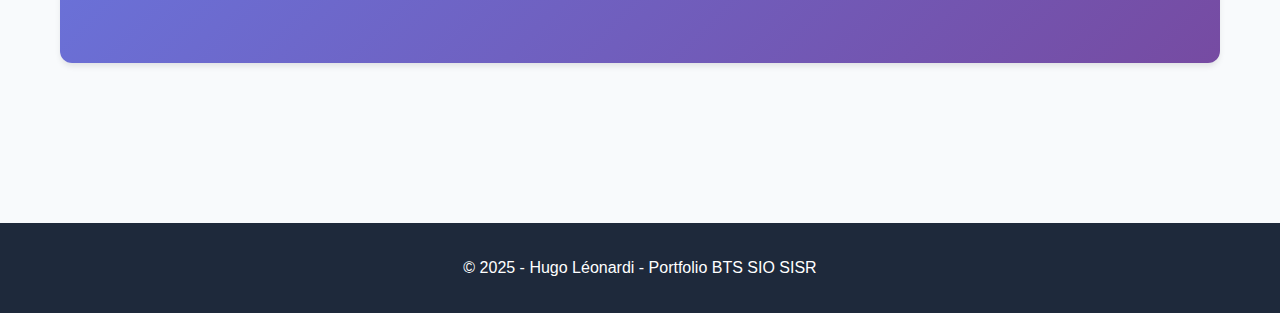
<file: veille.html>
<!DOCTYPE html>
<html lang="fr">
<head>
    <meta charset="UTF-8">
    <meta name="viewport" content="width=device-width, initial-scale=1.0">
    <title>Veille Technologique DevOps - Portfolio</title>
    <link rel="stylesheet" href="style.css">
</head>
<body>
    <nav class="navbar">
        <div class="container">
            <div class="logo">Hugo Léonardi</div>
            <ul class="nav-menu">
                <li><a href="index.html">Accueil</a></li>
                <li><a href="entreprise.html">Technicentre de Villeneuve Saint Georges</a></li>
                <li><a href="cv.html">CV</a></li>
                <li><a href="projets.html">Projets</a></li>
                <li><a href="missions.html">Missions</a></li>
                <li><a href="veille.html" class="active">Veille</a></li>
            </ul>
        </div>
    </nav>

    <section class="page-header">
        <div class="container">
            <h1>Veille Technologique</h1>
            <p>Administration Système et DevOps</p>
        </div>
    </section>

    <section class="content-section">
        <div class="container">
            
            <!-- Introduction -->
            <div class="content-card">
                <h2>Qu'est-ce que le DevOps ?</h2>
                <p class="text-block">
                    DevOps est une approche culturelle et technique qui vise à unifier le développement 
                    logiciel (Dev) et l'administration des infrastructures (Ops). Cette méthodologie permet 
                    d'améliorer la collaboration entre les équipes, d'accélérer les déploiements et 
                    d'augmenter la fiabilité des systèmes informatiques.
                </p>
                
                <div class="info-box">
                    <p>💡 <strong>Et dans l'administration ?</strong> L'administration systèmes et réseaux évolue avec l'intégration des pratiques DevOps, permettant une meilleure automatisation et gestion des infrastructures.</p>
                </div>

                <div class="info-box">
                    <p>💡 <strong>Pourquoi cette veille ?</strong> En tant qu'administrateur systèmes et réseaux, 
                    le DevOps représente l'évolution moderne de notre métier. Comprendre ces pratiques est 
                    essentiel pour rester compétitif sur le marché du travail.</p>
                </div>
            </div>

            <!-- Méthodologie de veille -->
            <div class="content-card">
                <h2>Ma Méthodologie de Veille</h2>
                
                <h3>Sources d'information</h3>
                <div class="veille-sources">
                    <div class="source-category">
                        <h4>📰 Sites spécialisés</h4>
                        <ul>
                            <li><a href="https://www.lemagit.fr" target="_blank">LeMagIT</a> - Actualités IT en français</li>
                            <li><a href="https://devops.com" target="_blank">DevOps.com</a> - Actualités DevOps</li>
                            <li><a href="https://www.redhat.com/fr/topics/devops" target="_blank">Red Hat DevOps</a> - Articles techniques</li>
                            <li><a href="https://www.it-connect.fr" target="_blank">IT-Connect</a> - Tutoriels systèmes</li>
                        </ul>
                    </div>

                    <div class="source-category">
                        <h4>📺 Chaînes YouTube</h4>
                        <ul>
                            <li><strong>Xavki</strong> - Tutoriels DevOps en français (Docker, Kubernetes, Ansible)</li>
                            <li><strong>TechWorld with Nana</strong> - Formations DevOps complètes</li>
                            <li><strong>NetworkChuck</strong> - Administration systèmes et réseaux</li>
                            <li><strong>Cocadmin - Mon préféré ✨</strong> - Administration Windows et Linux</li>
                        </ul>
                    </div>

                    <div class="source-category">
                        <h4>📱 Réseaux sociaux et agrégateurs</h4>
                        <ul>
                            <li><strong>Reddit</strong> - r/devops, r/sysadmin, r/docker</li>
                            <li><strong>LinkedIn</strong> - Suivi d'experts DevOps et entreprises tech</li>
                            <li><strong>GitHub</strong> - Trending repositories DevOps</li>
                        </ul>
                    </div>

                    <div class="source-category">
                        <h4>🎓 Formation et Certifications</h4>
                        <ul>
                            <li><a href="https://Udemy.com" target="_blank">Formation Udemy</a></li>
                            <li><a href="https://training.linuxfoundation.org/certification/certified-kubernetes-administrator-cka/" target="_blank">CKA – Certified Kubernetes Administrator</a></li>
                            <li><a href="https://aws.amazon.com/fr/certification/certified-solutions-architect-associate/" target="_blank">AWS Solutions Architect Associate</a></li>
                            <li><a href="https://learn.finops.org/path/finops-certified-practitioner-self-paced" target="_blank">FinOps Practitioner/</a></li>
                            <li><a href="https://developer.hashicorp.com/certifications/infrastructure-automation" target="_blank">Terraform Associate (HashiCorp)</a></li>
                        </ul>
                    </div>

                    <div class="source-category">
                        <h4>📚 Documentation officielle</h4>
                        <ul>
                            <li><a href="https://docs.docker.com" target="_blank">Docker Documentation</a></li>
                            <li><a href="https://kubernetes.io/fr/docs/home/" target="_blank">Kubernetes</a></li>
                            <li><a href="https://docs.ansible.com" target="_blank">Ansible</a></li>
                            <li><a href="https://docs.gitlab.com/ee/ci/" target="_blank">GitLab CI/CD</a></li>
                        </ul>
                    </div>
                </div>

                <h3>Organisation de ma veille</h3>
                <div class="veille-organization">
                    <div class="organization-item">
                        <span class="icon">⏰</span>
                        <div>
                            <strong>Quotidien (5 - 10 min)</strong>
                            <p>Consultation des actualités sur devops.com et lemagit.fr</p>
                            <strong>Quotidien (1 heure minimum)</strong>
                            <p>Formation Udemy ou Certifications</p>
                        </div>
                    </div>
                    <div class="organization-item">
                        <span class="icon">📅</span>
                        <div>
                            <strong>Hebdomadaire (1-2h)</strong>
                            <p>Lecture d'articles approfondis, visionnage d'info ou de tutoriels YouTube</p>
                        </div>
                    </div>
                    <div class="organization-item">
                        <span class="icon">🔬</span>
                        <div>
                            <strong>Mensuel (2-3h)</strong>
                            <p>Mise en pratique : tests de nouvelles technologies en environnement virtuel</p>
                        </div>
                    </div>
                </div>
            </div>

            <!-- Thématiques suivies -->
            <div class="content-card">
                <h2>Thématiques Suivies</h2>
                
                <div class="themes-grid">
                    <div class="theme-card">
                        <h3>🐳 Conteneurisation</h3>
                        <p><strong>Technologies :</strong> Docker, Podman, cri-o</p>
                        <p class="theme-desc">
                            Suivi des évolutions de Docker et de ses alternatives comme Podman. 
                            Veille sur les bonnes pratiques de sécurité et d'optimisation des images.
                        </p>

                        <div class="theme-tags">
                            <span class="tag">Docker Compose</span>
                            <span class="tag">Multi-stage builds</span>
                            <span class="tag">Sécurité</span>
                        </div>
                    </div>

                    <div class="theme-card">
                        <h3>☸️ Orchestration</h3>
                        <p><strong>Technologies :</strong> Kubernetes, Docker Swarm, Nomad</p>
                        <p class="theme-desc">
                            Apprentissage de Kubernetes (K8s) pour l'orchestration de conteneurs à grande échelle. 
                            Suivi des versions et des nouvelles fonctionnalités.
                        </p>
                        <div></div>
                        <div class="theme-tags">
                            <span class="tag">K8s</span>
                            <span class="tag">Helm</span>
                            <span class="tag">Service Mesh</span>
                        </div>
                    </div>

                    <div class="theme-card">
                        <h3>🔄 CI/CD</h3>
                        <p><strong>Technologies :</strong> GitLab CI, Jenkins, GitHub Actions</p>
                        <p class="theme-desc">
                            Automatisation des pipelines de déploiement continu. Intégration des tests 
                            automatisés et déploiement sur différents environnements.
                        </p>
                        <div class="theme-tags">
                            <span class="tag">Pipelines</span>
                            <span class="tag">Tests auto</span>
                            <span class="tag">Déploiement</span>
                        </div>
                    </div>

                    <div class="theme-card">
                        <h3>⚙️ Infrastructure as Code</h3>
                        <p><strong>Technologies :</strong> Ansible, Terraform</p>
                        <p class="theme-desc">
                            Gestion de l'infrastructure via du code versionné. Automatisation 
                            du provisionnement et de la configuration des serveurs.
                        </p>
                        <div class="theme-tags">
                            <span class="tag">Ansible</span>
                            <span class="tag">Terraform</span>
                            <span class="tag">Automation</span>
                        </div>
                    </div>

                    <div class="theme-card">
                        <h3>📊 Monitoring & Observabilité</h3>
                        <p><strong>Technologies :</strong> Prometheus, Grafana, ELK Stack</p>
                        <p class="theme-desc">
                            Surveillance des infrastructures et applications. Collecte de métriques, 
                            logs et traces pour anticiper les problèmes.
                        </p>
                        <div class="theme-tags">
                            <span class="tag">Métriques</span>
                            <span class="tag">Alerting</span>
                            <span class="tag">Dashboards</span>
                        </div>
                    </div>

                    <div class="theme-card">
                        <h3>☁️ Cloud Computing</h3>
                        <p><strong>Plateformes :</strong> AWS, Azure, Google Cloud</p>
                        <p class="theme-desc">
                            Évolution des services cloud et des modèles serverless. 
                            Comparaison des offres et des meilleures pratiques.
                        </p>
                        <div class="theme-tags">
                            <span class="tag">IaaS</span>
                            <span class="tag">PaaS</span>
                            <span class="tag">Serverless</span>
                        </div>
                    </div>
                </div>
            </div>

            <!-- Actualités récentes -->
             <!--
            <div class="content-card">
                <h2>📰 Actualités et Tendances Récentes</h2>
                
                <div class="news-timeline">
                    <div class="news-item">
                        <div class="news-date">Janvier 2024</div>
                        <div class="news-content">
                            <h4>🚀 Docker Desktop 4.27 - Nouvelles fonctionnalités</h4>
                            <p>
                                Docker a publié une mise à jour majeure incluant l'amélioration des performances 
                                sur les systèmes ARM (Apple Silicon) et une meilleure intégration avec 
                                les registres d'entreprise.
                            </p>
                            <p class="news-impact">
                                <strong>Impact :</strong> Amélioration de l'expérience développeur sur Mac M1/M2/M3
                            </p>
                        </div>
                    </div>

                    <div class="news-item">
                        <div class="news-date">Décembre 2023</div>
                        <div class="news-content">
                            <h4>☸️ Kubernetes 1.29 "Mandala"</h4>
                            <p>
                                Sortie de Kubernetes 1.29 avec des améliorations sur la sécurité des pods, 
                                le support natif des sidecars et l'optimisation de la planification des workloads.
                            </p>
                            <p class="news-impact">
                                <strong>Impact :</strong> Meilleure gestion des conteneurs sidecar et sécurité renforcée
                            </p>
                        </div>
                    </div>

                    <div class="news-item">
                        <div class="news-date">Novembre 2023</div>
                        <div class="news-content">
                            <h4>🔐 Adoption massive de GitOps</h4>
                            <p>
                                Le GitOps devient un standard dans l'industrie avec des outils comme ArgoCD 
                                et Flux CD qui simplifient le déploiement déclaratif via Git.
                            </p>
                            <p class="news-impact">
                                <strong>Impact :</strong> Nouvelle approche de déploiement à maîtriser
                            </p>
                        </div>
                    </div>

                    <div class="news-item">
                        <div class="news-date">Octobre 2023</div>
                        <div class="news-content">
                            <h4>🤖 IA et DevOps - GitHub Copilot for CLI</h4>
                            <p>
                                GitHub lance Copilot for CLI qui permet de générer des commandes shell 
                                complexes via des prompts en langage naturel.
                            </p>
                            <p class="news-impact">
                                <strong>Impact :</strong> L'IA s'intègre dans les outils DevOps quotidiens
                            </p>
                        </div>
                    </div>
                </div>
            </div>
-->
            <!-- Expérimentations personnelles -->
            <div class="content-card">
                <h2>Mes Expérimentations</h2>
                <p class="text-block">
                    Pour approfondir mes connaissances, je mets en pratique les concepts découverts 
                    lors de ma veille en créant des environnements de test.
                </p>

                <div class="experiments-grid">
                    <div class="experiment-card">
                        <span class="experiment-status done">✅ Réalisé</span>
                        <h4>Lab AWS avec Terraform</h4>
                        <p>
                            Création d'une infrastructure cloud sur AWS en utilisant Terraform pour provisionner 
                            des instances EC2, des VPC et des groupes de sécurité.
                        </p>
                        <p class="experiment-learning">
                            <strong>Apprentissage :</strong> Compréhension de l'Infrastructure as Code et du cloud AWS.
                        </p>
                    </div>

                    <div class="experiment-card">
                        <span class="experiment-status progress">🔄 En cours</span>
                        <h4>Mise en place d'un cluster Kubernetes</h4>
                        <p>
                            Déploiement d'applications dans un cluster Kubernetes local pour comprendre 
                            les concepts de pods, services, deployments et ingress.
                        </p>
                        <p class="experiment-learning">
                            <strong>Objectif :</strong> Maîtriser les bases de l'orchestration K8s.
                        </p>
                    </div>

                    <div class="experiment-card">
                        <span class="experiment-status planned">📅 Prévu</span>
                        <h4>Approfondissement de Docker et Python (séparement)</h4>
                        <p>
                            Création de projets personnels pour automatiser des tâches d'administration 
                            système avec Python et conteneuriser ces applications avec Docker.
                        </p>
                        <p class="experiment-learning">
                            <strong>Objectif :</strong> Industrialiser la gestion de parc serveurs.
                        </p>
                    </div>
                </div>
            </div>

            <!-- Apports professionnels -->
            <div class="content-card">
                <h2>Apports pour mon Activité Professionnelle</h2>
                
                <div class="benefits-grid">
                    <div class="benefit-item">
                        <span class="benefit-icon">⚡</span>
                        <h4>Efficacité opérationnelle</h4>
                        <p>
                            L'automatisation DevOps permet de réduire les tâches répétitives et d'accélérer 
                            les déploiements tout en limitant les erreurs humaines.
                        </p>
                    </div>

                    <div class="benefit-item">
                        <span class="benefit-icon">🔒</span>
                        <h4>Sécurité renforcée</h4>
                        <p>
                            L'Infrastructure as Code permet d'intégrer la sécurité 
                            dès la conception (DevSecOps) et de tracer toutes les modifications.
                        </p>
                    </div>

                    <div class="benefit-item">
                        <span class="benefit-icon">📈</span>
                        <h4>Montée en compétences</h4>
                        <p>
                            Maîtriser les outils DevOps modernes augmente mon employabilité et me permet 
                            de m'adapter aux évolutions du métier d'administrateur systèmes.
                        </p>
                    </div>
                </div>
            </div>

            <!-- Conclusion -->
            <div class="content-card conclusion">
                <h2>Conclusion</h2>
                <p class="text-block">
                    Cette veille technologique sur le DevOps me permet de rester à jour sur les pratiques 
                    modernes d'administration systèmes et réseaux. Elle m'aide à comprendre comment 
                    l'automatisation, la conteneurisation et les méthodologies agiles transforment notre métier.
                </p>
                <p class="text-block">
                    En tant que futur administrateur systèmes, maîtriser ces concepts est essentiel pour 
                    évoluer professionnellement et répondre aux besoins actuels des entreprises qui cherchent 
                    à moderniser leur infrastructure IT.
                </p>
                
                <div class="highlight-box">
                    <p>
                        💡 <strong>Perspectives :</strong> Je continue d'approfondir mes connaissances via 
                        des certifications (Docker Certified Associate, Kubernetes Administrator) et la mise 
                        en pratique dans mes projets personnels et professionnels.
                        Je suis également intéressé par le FinOps qui est un marché en pleine croissance dans le domaine du cloud computing, et je prévois de me certifier en tant que FinOps Practitioner pour mieux comprendre la gestion financière des ressources cloud.
                    </p>
                </div>
            </div>

        </div>
    </section>

    <footer class="footer">
        <div class="container">
            <p>&copy; 2025 - Hugo Léonardi - Portfolio BTS SIO SISR</p>
        </div>
    </footer>
</body>
</html>
</file>
<file: style.css>
/* ==========================================
   VARIABLES ET RESET
   ========================================== */

:root {
    --primary-color: #2563eb;
    --primary-dark: #1e40af;
    --secondary-color: #64748b;
    --accent-color: #0ea5e9;
    --text-dark: #1e293b;
    --text-light: #64748b;
    --bg-light: #f8fafc;
    --bg-white: #ffffff;
    --border-color: #e2e8f0;
    --success-color: #10b981;
    --shadow-sm: 0 1px 2px 0 rgba(0, 0, 0, 0.05);
    --shadow-md: 0 4px 6px -1px rgba(0, 0, 0, 0.1);
    --shadow-lg: 0 10px 15px -3px rgba(0, 0, 0, 0.1);
    --shadow-xl: 0 20px 25px -5px rgba(0, 0, 0, 0.1);
}

* {
    margin: 0;
    padding: 0;
    box-sizing: border-box;
}

body {
    font-family: 'Segoe UI', Tahoma, Geneva, Verdana, sans-serif;
    line-height: 1.6;
    color: var(--text-dark);
    background-color: var(--bg-light);
}

.container {
    max-width: 1200px;
    margin: 0 auto;
    padding: 0 20px;
}

/* ==========================================
   NAVIGATION
   ========================================== */

.navbar {
    background-color: var(--bg-white);
    box-shadow: var(--shadow-sm);
    position: sticky;
    top: 0;
    z-index: 1000;
    border-bottom: 1px solid var(--border-color);
}

.navbar .container {
    display: flex;
    justify-content: space-between;
    align-items: center;
    padding: 1rem 20px;
}

.logo {
    font-size: 1.5rem;
    font-weight: 700;
    color: var(--primary-color);
}

.nav-menu {
    display: flex;
    list-style: none;
    gap: 2rem;
}

.nav-menu a {
    text-decoration: none;
    color: var(--text-dark);
    font-weight: 500;
    transition: color 0.3s;
    padding: 0.5rem 0;
}

.nav-menu a:hover,
.nav-menu a.active {
    color: var(--primary-color);
}

/* ==========================================
   HERO SECTION (Page d'accueil)
   ========================================== */

.hero {
    background: linear-gradient(135deg, var(--primary-color) 0%, var(--primary-dark) 100%);
    color: white;
    padding: 6rem 0;
    text-align: center;
}

.hero-content h1 {
    font-size: 3rem;
    margin-bottom: 1rem;
    font-weight: 700;
}

.hero-content .subtitle {
    font-size: 1.5rem;
    margin-bottom: 1rem;
    opacity: 0.9;
}

.hero-content .description {
    font-size: 1.1rem;
    max-width: 700px;
    margin: 0 auto 2rem;
    opacity: 0.9;
    line-height: 1.8;
}

.cta-buttons {
    display: flex;
    gap: 1rem;
    justify-content: center;
    flex-wrap: wrap;
}

/* ==========================================
   BOUTONS
   ========================================== */

.btn {
    padding: 0.875rem 2rem;
    border-radius: 8px;
    text-decoration: none;
    font-weight: 600;
    transition: all 0.3s;
    display: inline-block;
    border: none;
    cursor: pointer;
    font-size: 1rem;
}

.btn-primary {
    background-color: var(--bg-white);
    color: var(--primary-color);
}

.btn-primary:hover {
    transform: translateY(-2px);
    box-shadow: var(--shadow-lg);
}

.btn-secondary {
    background-color: transparent;
    color: var(--bg-white);
    border: 2px solid var(--bg-white);
}

.btn-secondary:hover {
    background-color: var(--bg-white);
    color: var(--primary-color);
}

/* ==========================================
   FEATURES / CARDS (Page d'accueil)
   ========================================== */

.features {
    padding: 4rem 0;
}

.feature-grid {
    display: grid;
    grid-template-columns: repeat(auto-fit, minmax(250px, 1fr));
    gap: 2rem;
}

.feature-card {
    background: var(--bg-white);
    padding: 2rem;
    border-radius: 12px;
    box-shadow: var(--shadow-md);
    transition: transform 0.3s, box-shadow 0.3s;
    text-align: center;
}

.feature-card:hover {
    transform: translateY(-5px);
    box-shadow: var(--shadow-xl);
}

.feature-card .icon {
    font-size: 3rem;
    margin-bottom: 1rem;
}

.feature-card h3 {
    color: var(--text-dark);
    margin-bottom: 0.5rem;
    font-size: 1.25rem;
}

.feature-card p {
    color: var(--text-light);
    margin-bottom: 1rem;
}

.feature-card .link {
    color: var(--primary-color);
    text-decoration: none;
    font-weight: 600;
    transition: color 0.3s;
}

.feature-card .link:hover {
    color: var(--primary-dark);
}

/* ==========================================
   PAGE HEADER
   ========================================== */

.page-header {
    background: linear-gradient(135deg, var(--primary-color) 0%, var(--primary-dark) 100%);
    color: white;
    padding: 4rem 0;
    text-align: center;
}

.page-header h1 {
    font-size: 2.5rem;
    margin-bottom: 0.5rem;
}

.page-header p {
    font-size: 1.2rem;
    opacity: 0.9;
}

/* ==========================================
   CONTENT SECTION
   ========================================== */

.content-section {
    padding: 4rem 0;
}

.content-card {
    background: var(--bg-white);
    padding: 3rem;
    border-radius: 12px;
    box-shadow: var(--shadow-md);
    margin-bottom: 2rem;
}

.content-card h2 {
    color: var(--primary-color);
    margin-bottom: 2rem;
    font-size: 2rem;
    border-bottom: 3px solid var(--primary-color);
    padding-bottom: 0.5rem;
}

.content-card h3 {
    color: var(--text-dark);
    margin-top: 2rem;
    margin-bottom: 1rem;
    font-size: 1.5rem;
}

.text-block {
    color: var(--text-light);
    margin-bottom: 1.5rem;
    line-height: 1.8;
    text-align: justify;
}

/* ==========================================
   INFO GRID (Page entreprise)
   ========================================== */

.info-grid {
    display: grid;
    grid-template-columns: repeat(auto-fit, minmax(250px, 1fr));
    gap: 1.5rem;
    margin-bottom: 2rem;
}

.info-item {
    background: var(--bg-light);
    padding: 1.5rem;
    border-radius: 8px;
    border-left: 4px solid var(--primary-color);
}

.info-item strong {
    color: var(--primary-color);
    display: block;
    margin-bottom: 0.5rem;
    font-size: 0.9rem;
    text-transform: uppercase;
}

.info-item p {
    color: var(--text-dark);
    font-size: 1.1rem;
    font-weight: 500;
}

/* ==========================================
   LISTES
   ========================================== */

.tech-list {
    list-style: none;
    padding-left: 0;
}

.tech-list li {
    padding: 0.75rem;
    margin-bottom: 0.5rem;
    background: var(--bg-light);
    border-radius: 6px;
    border-left: 3px solid var(--accent-color);
}

.tech-list li::before {
    content: "✓ ";
    color: var(--success-color);
    font-weight: bold;
    margin-right: 0.5rem;
}

/* ==========================================
   CV LAYOUT
   ========================================== */

.cv-layout {
    display: grid;
    grid-template-columns: 350px 1fr;
    gap: 2rem;
    margin-bottom: 2rem;
}

/* Sidebar CV */
.cv-sidebar {
    background: var(--bg-white);
    padding: 2rem;
    border-radius: 12px;
    box-shadow: var(--shadow-md);
    height: fit-content;
}

.profile-section {
    text-align: center;
    margin-bottom: 2rem;
    padding-bottom: 2rem;
    border-bottom: 2px solid var(--border-color);
}

.profile-image {
    width: 150px;
    height: 150px;
    margin: 0 auto 1rem;
    border-radius: 50%;
    overflow: hidden;
    border: 4px solid var(--primary-color);
}

.profile-image img {
    width: 100%;
    height: 100%;
    object-fit: cover;
}

.profile-section h2 {
    color: var(--text-dark);
    margin-bottom: 0.5rem;
    font-size: 1.5rem;
}

.cv-title {
    color: var(--primary-color);
    font-weight: 600;
}

.cv-section {
    margin-bottom: 2rem;
}

.cv-section h3 {
    color: var(--text-dark);
    margin-bottom: 1rem;
    font-size: 1.2rem;
    border-bottom: 2px solid var(--primary-color);
    padding-bottom: 0.5rem;
}

/* Contact list */
.contact-list {
    list-style: none;
}

.contact-list li {
    padding: 0.5rem 0;
    color: var(--text-light);
}

/* Skills */
.skill-item {
    margin-bottom: 1.5rem;
}

.skill-item span {
    display: block;
    margin-bottom: 0.5rem;
    color: var(--text-dark);
    font-weight: 500;
}

.skill-bar {
    height: 8px;
    background: var(--bg-light);
    border-radius: 10px;
    overflow: hidden;
}

.skill-progress {
    height: 100%;
    background: linear-gradient(90deg, var(--primary-color), var(--accent-color));
    border-radius: 10px;
    transition: width 0.3s;
}

/* Simple list */
.simple-list {
    list-style: none;
}

.simple-list li {
    padding: 0.5rem 0;
    color: var(--text-light);
}

/* Main CV */
.cv-main {
    background: var(--bg-white);
    padding: 3rem;
    border-radius: 12px;
    box-shadow: var(--shadow-md);
}

/* Timeline */
.timeline-item {
    display: grid;
    grid-template-columns: 150px 1fr;
    gap: 2rem;
    margin-bottom: 2rem;
    padding-bottom: 2rem;
    border-bottom: 1px solid var(--border-color);
}

.timeline-item:last-child {
    border-bottom: none;
}

.timeline-date {
    color: var(--primary-color);
    font-weight: 600;
    padding-top: 0.25rem;
}

.timeline-content h4 {
    color: var(--text-dark);
    margin-bottom: 0.5rem;
    font-size: 1.2rem;
}

.timeline-content .subtitle {
    color: var(--text-light);
    font-style: italic;
    margin-bottom: 0.5rem;
}

.timeline-content ul {
    margin-top: 0.5rem;
    padding-left: 1.5rem;
}

.timeline-content ul li {
    color: var(--text-light);
    margin-bottom: 0.25rem;
}

/* Certifications */
.cert-grid {
    display: flex;
    gap: 1rem;
    flex-wrap: wrap;
}

.cert-badge {
    background: var(--primary-color);
    color: white;
    padding: 0.5rem 1rem;
    border-radius: 20px;
    font-size: 0.9rem;
    font-weight: 600;
}

/* Download section */
.download-section {
    text-align: center;
    margin-top: 2rem;
}

/* ==========================================
   PROJETS
   ========================================== */

.project-card {
    background: var(--bg-white);
    border-radius: 12px;
    box-shadow: var(--shadow-md);
    margin-bottom: 3rem;
    overflow: hidden;
}

.project-header {
    background: linear-gradient(135deg, var(--primary-color) 0%, var(--primary-dark) 100%);
    color: white;
    padding: 2rem 3rem;
}

.project-badge {
    background: rgba(255, 255, 255, 0.2);
    padding: 0.25rem 0.75rem;
    border-radius: 20px;
    font-size: 0.85rem;
    font-weight: 600;
    display: inline-block;
    margin-bottom: 0.5rem;
}

.project-header h2 {
    margin: 0;
    font-size: 2rem;
}

.project-content {
    padding: 3rem;
}

.project-meta {
    display: grid;
    grid-template-columns: repeat(auto-fit, minmax(200px, 1fr));
    gap: 1rem;
    margin-bottom: 2rem;
    padding: 1.5rem;
    background: var(--bg-light);
    border-radius: 8px;
}

.meta-item strong {
    color: var(--primary-color);
    display: block;
    margin-bottom: 0.25rem;
    font-size: 0.9rem;
}

.meta-item p {
    color: var(--text-dark);
    font-weight: 500;
}

/* Objectives list */
.objectives-list {
    list-style: none;
    padding-left: 0;
}

.objectives-list li {
    padding: 1rem;
    margin-bottom: 0.75rem;
    background: var(--bg-light);
    border-radius: 8px;
    border-left: 4px solid var(--accent-color);
    position: relative;
    padding-left: 3rem;
}

.objectives-list li::before {
    content: "→";
    color: var(--accent-color);
    font-weight: bold;
    font-size: 1.5rem;
    position: absolute;
    left: 1rem;
    top: 50%;
    transform: translateY(-50%);
}

/* Tech tags */
.tech-tags {
    display: flex;
    gap: 0.75rem;
    flex-wrap: wrap;
    margin: 1.5rem 0;
}

.tag {
    background: var(--primary-color);
    color: white;
    padding: 0.5rem 1rem;
    border-radius: 6px;
    font-size: 0.9rem;
    font-weight: 500;
}

/* Compétences grid */
.competences-grid {
    display: grid;
    grid-template-columns: repeat(auto-fit, minmax(300px, 1fr));
    gap: 1.5rem;
    margin: 1.5rem 0;
}

.competence-card {
    background: var(--bg-light);
    padding: 1.5rem;
    border-radius: 8px;
    border-top: 3px solid var(--accent-color);
}

.competence-card h4 {
    color: var(--primary-color);
    margin-bottom: 1rem;
}

.competence-card ul {
    list-style: none;
    padding-left: 0;
}

.competence-card ul li {
    padding: 0.5rem 0;
    color: var(--text-light);
    padding-left: 1.5rem;
    position: relative;
}

.competence-card ul li::before {
    content: "•";
    color: var(--accent-color);
    font-weight: bold;
    position: absolute;
    left: 0;
}

/* ==========================================
   MISSIONS - TABS
   ========================================== */

.tabs {
    display: flex;
    gap: 1rem;
    margin-bottom: 2rem;
    border-bottom: 2px solid var(--border-color);
}

.tab-button {
    background: none;
    border: none;
    padding: 1rem 2rem;
    font-size: 1.1rem;
    font-weight: 600;
    color: var(--text-light);
    cursor: pointer;
    transition: all 0.3s;
    border-bottom: 3px solid transparent;
    margin-bottom: -2px;
}

.tab-button:hover {
    color: var(--primary-color);
}

.tab-button.active {
    color: var(--primary-color);
    border-bottom-color: var(--primary-color);
}

.tab-content {
    display: none;
}

.tab-content.active {
    display: block;
}

/* Missions intro */
.missions-intro {
    background: var(--bg-white);
    padding: 2rem;
    border-radius: 12px;
    box-shadow: var(--shadow-md);
    margin-bottom: 2rem;
}

.missions-intro h2 {
    color: var(--primary-color);
    margin-bottom: 1rem;
}

/* Mission category */
.mission-category {
    background: var(--bg-white);
    padding: 2rem;
    border-radius: 12px;
    box-shadow: var(--shadow-md);
    margin-bottom: 2rem;
}

.mission-category h3 {
    color: var(--text-dark);
    margin-bottom: 1.5rem;
    font-size: 1.5rem;
    padding-bottom: 0.75rem;
    border-bottom: 2px solid var(--primary-color);
}

/* Mission list */
.mission-list {
    display: flex;
    flex-direction: column;
    gap: 1.5rem;
}

.mission-item {
    background: var(--bg-light);
    padding: 1.5rem;
    border-radius: 8px;
    border-left: 4px solid var(--accent-color);
}

.mission-item h4 {
    color: var(--primary-color);
    margin-bottom: 1rem;
    font-size: 1.1rem;
}

.mission-item p {
    margin-bottom: 0.75rem;
    color: var(--text-light);
}

.mission-item strong {
    color: var(--text-dark);
}

.mission-item ul {
    margin-left: 1.5rem;
    margin-top: 0.5rem;
}

.mission-item ul li {
    color: var(--text-light);
    margin-bottom: 0.25rem;
}

/* Mission tags */
.mission-tags {
    display: flex;
    gap: 0.5rem;
    flex-wrap: wrap;
    margin-top: 1rem;
}

.tag-small {
    background: var(--primary-color);
    color: white;
    padding: 0.25rem 0.75rem;
    border-radius: 4px;
    font-size: 0.8rem;
    font-weight: 500;
}

/* ==========================================
   FOOTER
   ========================================== */

.footer {
    background: var(--text-dark);
    color: white;
    text-align: center;
    padding: 2rem 0;
    margin-top: 4rem;
}

/* ==========================================
   RESPONSIVE
   ========================================== */

@media (max-width: 768px) {
    .nav-menu {
        flex-direction: column;
        gap: 0.5rem;
    }

    .hero-content h1 {
        font-size: 2rem;
    }

    .hero-content .subtitle {
        font-size: 1.2rem;
    }

    .feature-grid {
        grid-template-columns: 1fr;
    }

    .cv-layout {
        grid-template-columns: 1fr;
    }

    .timeline-item {
        grid-template-columns: 1fr;
        gap: 0.5rem;
    }

    .project-header {
        padding: 1.5rem;
    }

    .project-content {
        padding: 1.5rem;
    }

    .tabs {
        flex-direction: column;
    }

    .tab-button {
        width: 100%;
        text-align: left;
    }

    .content-card,
    .cv-main,
    .cv-sidebar {
        padding: 1.5rem;
    }
}

@media (max-width: 480px) {
    .hero {
        padding: 3rem 0;
    }

    .hero-content h1 {
        font-size: 1.5rem;
    }

    .cta-buttons {
        flex-direction: column;
    }

    .btn {
        width: 100%;
    }

    .page-header h1 {
        font-size: 1.75rem;
    }
}
/* ==========================================
   PROJETS - PAGE LISTE
   ========================================== */

.projects-intro {
    background: var(--bg-white);
    padding: 2rem;
    border-radius: 12px;
    box-shadow: var(--shadow-md);
    margin-bottom: 3rem;
}

.projects-intro h2 {
    color: var(--primary-color);
    margin-bottom: 1rem;
}

.projects-grid {
    display: grid;
    grid-template-columns: repeat(auto-fit, minmax(500px, 1fr));
    gap: 2rem;
    margin-bottom: 3rem;
}

.project-summary-card {
    background: var(--bg-white);
    border-radius: 12px;
    box-shadow: var(--shadow-md);
    padding: 2rem;
    transition: transform 0.3s, box-shadow 0.3s;
    border-top: 4px solid var(--primary-color);
}

.project-summary-card:hover {
    transform: translateY(-5px);
    box-shadow: var(--shadow-xl);
}

.project-number {
    display: inline-block;
    background: var(--primary-color);
    color: white;
    padding: 0.5rem 1rem;
    border-radius: 20px;
    font-weight: 600;
    font-size: 0.9rem;
    margin-bottom: 1rem;
}

.project-number.projet-2 {
    background: var(--accent-color);
}

.project-summary-card h3 {
    color: var(--text-dark);
    font-size: 1.5rem;
    margin-bottom: 1rem;
}

.project-summary {
    color: var(--text-light);
    line-height: 1.7;
    margin-bottom: 1.5rem;
}

.project-meta-summary {
    display: flex;
    gap: 1rem;
    margin-bottom: 1.5rem;
}

.meta-badge {
    display: flex;
    align-items: center;
    gap: 0.75rem;
    background: var(--bg-light);
    padding: 1rem;
    border-radius: 8px;
    flex: 1;
}

.meta-badge .icon {
    font-size: 1.5rem;
}

.meta-badge strong {
    display: block;
    color: var(--primary-color);
    font-size: 0.85rem;
    margin-bottom: 0.25rem;
}

.meta-badge p {
    margin: 0;
    color: var(--text-dark);
    font-weight: 500;
}

.project-tech-preview {
    margin-bottom: 1.5rem;
    padding: 1rem;
    background: var(--bg-light);
    border-radius: 8px;
}

.project-tech-preview strong {
    display: block;
    color: var(--text-dark);
    margin-bottom: 0.75rem;
}

.tech-tags-small {
    display: flex;
    gap: 0.5rem;
    flex-wrap: wrap;
}

.project-highlights {
    margin-bottom: 1.5rem;
}

.project-highlights h4 {
    color: var(--text-dark);
    margin-bottom: 0.75rem;
}

.project-highlights ul {
    list-style: none;
    padding-left: 0;
}

.project-highlights ul li {
    padding: 0.5rem 0;
    padding-left: 1.5rem;
    position: relative;
    color: var(--text-light);
}

.project-highlights ul li::before {
    content: "✓";
    position: absolute;
    left: 0;
    color: var(--success-color);
    font-weight: bold;
}

.btn-full {
    width: 100%;
    text-align: center;
}

/* Skills summary */
.skills-summary {
    background: var(--bg-white);
    padding: 3rem;
    border-radius: 12px;
    box-shadow: var(--shadow-md);
}

.skills-summary h2 {
    color: var(--primary-color);
    margin-bottom: 2rem;
    text-align: center;
}

.skills-grid {
    display: grid;
    grid-template-columns: repeat(auto-fit, minmax(250px, 1fr));
    gap: 2rem;
}

.skill-category {
    background: var(--bg-light);
    padding: 1.5rem;
    border-radius: 8px;
}

.skill-category h4 {
    color: var(--text-dark);
    margin-bottom: 1rem;
    font-size: 1.1rem;
}

.skill-category ul {
    list-style: none;
    padding-left: 0;
}

.skill-category ul li {
    padding: 0.4rem 0;
    padding-left: 1.5rem;
    position: relative;
    color: var(--text-light);
}

.skill-category ul li::before {
    content: "•";
    position: absolute;
    left: 0;
    color: var(--primary-color);
    font-weight: bold;
}

/* ==========================================
   PROJET DÉTAILLÉ
   ========================================== */

.breadcrumb {
    background: var(--bg-white);
    padding: 1rem 0;
    border-bottom: 1px solid var(--border-color);
}

.breadcrumb a {
    color: var(--primary-color);
    text-decoration: none;
    font-weight: 500;
    transition: color 0.3s;
}

.breadcrumb a:hover {
    color: var(--primary-dark);
}

.project-detail-header {
    background: linear-gradient(135deg, var(--primary-color) 0%, var(--primary-dark) 100%);
    color: white;
    padding: 4rem 0;
    text-align: center;
}

.project-detail-header.projet-2 {
    background: linear-gradient(135deg, var(--accent-color) 0%, #0284c7 100%);
}

.project-badge-large {
    display: inline-block;
    background: rgba(255, 255, 255, 0.2);
    padding: 0.5rem 1.5rem;
    border-radius: 25px;
    font-weight: 600;
    margin-bottom: 1rem;
}

.project-detail-header h1 {
    font-size: 2.5rem;
    margin-bottom: 0.5rem;
}

.project-subtitle {
    font-size: 1.2rem;
    opacity: 0.9;
}

.project-info-card {
    background: var(--bg-white);
    padding: 2rem;
    border-radius: 12px;
    box-shadow: var(--shadow-md);
    margin-bottom: 2rem;
}

.project-info-card h2 {
    color: var(--primary-color);
    margin-bottom: 1.5rem;
}

/* Highlight list */
.highlight-list {
    list-style: none;
    padding-left: 0;
}

.highlight-list li {
    padding: 1rem;
    margin-bottom: 0.75rem;
    background: var(--bg-light);
    border-radius: 8px;
    border-left: 4px solid var(--primary-color);
}

.highlight-list li strong {
    color: var(--primary-color);
}

/* Objectives grid */
.objectives-grid {
    display: grid;
    grid-template-columns: repeat(auto-fit, minmax(250px, 1fr));
    gap: 1.5rem;
    margin-top: 1.5rem;
}

.objective-item {
    background: var(--bg-light);
    padding: 1.5rem;
    border-radius: 8px;
    position: relative;
    padding-top: 3.5rem;
}

.objective-number {
    position: absolute;
    top: 1rem;
    left: 1.5rem;
    width: 40px;
    height: 40px;
    background: var(--primary-color);
    color: white;
    border-radius: 50%;
    display: flex;
    align-items: center;
    justify-content: center;
    font-weight: bold;
    font-size: 1.2rem;
}

.objective-item h4 {
    color: var(--text-dark);
    margin-bottom: 0.5rem;
}

.objective-item p {
    color: var(--text-light);
}

/* Solutions comparison */
.solutions-comparison {
    display: grid;
    grid-template-columns: repeat(auto-fit, minmax(300px, 1fr));
    gap: 2rem;
    margin-top: 1.5rem;
}

.solution-card {
    background: var(--bg-light);
    padding: 1.5rem;
    border-radius: 8px;
    border: 2px solid transparent;
    position: relative;
}

.solution-card.selected {
    border-color: var(--success-color);
    background: var(--bg-white);
    box-shadow: var(--shadow-md);
}

.solution-badge {
    position: absolute;
    top: -12px;
    right: 1rem;
    background: var(--success-color);
    color: white;
    padding: 0.25rem 1rem;
    border-radius: 12px;
    font-weight: 600;
    font-size: 0.85rem;
}

.solution-card h4 {
    color: var(--text-dark);
    margin-bottom: 1rem;
}

.pros-cons {
    margin: 1rem 0;
}

.pros, .cons {
    margin-bottom: 1rem;
}

.pros strong {
    color: var(--success-color);
}

.cons strong {
    color: #ef4444;
}

.pros ul, .cons ul {
    margin-top: 0.5rem;
    padding-left: 1.5rem;
}

/* Schema image */
.schema-img {
    width: 100%;
    max-width: 800px;
    margin: 1.5rem auto;
    display: block;
    border-radius: 8px;
    box-shadow: var(--shadow-md);
}

/* Timeline phases */
.timeline-phases {
    margin-top: 1.5rem;
}

.phase-item {
    background: var(--bg-light);
    padding: 1.5rem;
    border-radius: 8px;
    margin-bottom: 1rem;
    border-left: 4px solid var(--accent-color);
}

.phase-header {
    display: flex;
    justify-content: space-between;
    align-items: center;
    margin-bottom: 0.75rem;
}

.phase-number {
    background: var(--accent-color);
    color: white;
    padding: 0.25rem 0.75rem;
    border-radius: 12px;
    font-weight: 600;
    font-size: 0.9rem;
}

.phase-duration {
    color: var(--text-light);
    font-style: italic;
}

.phase-item h4 {
    color: var(--text-dark);
    margin-bottom: 0.5rem;
}

.phase-item ul {
    margin-left: 1.5rem;
}

.phase-item ul li {
    color: var(--text-light);
    margin-bottom: 0.25rem;
}

/* Code example */
.code-example {
    background: #1e293b;
    padding: 1.5rem;
    border-radius: 8px;
    margin: 1rem 0;
}

.code-example strong {
    color: #94a3b8;
    display: block;
    margin-bottom: 0.5rem;
}

.code-example pre {
    margin: 0;
    overflow-x: auto;
}

.code-example code {
    color: #e2e8f0;
    font-family: 'Courier New', monospace;
    font-size: 0.9rem;
    line-height: 1.6;
}

/* Tech stack */
.tech-stack {
    display: grid;
    grid-template-columns: repeat(auto-fit, minmax(250px, 1fr));
    gap: 1.5rem;
    margin-top: 1.5rem;
}

.tech-item {
    background: var(--bg-light);
    padding: 1.5rem;
    border-radius: 8px;
    border-top: 3px solid var(--primary-color);
}

.tech-item h4 {
    color: var(--text-dark);
    margin-bottom: 0.5rem;
}

.tech-item p {
    color: var(--text-light);
    margin-bottom: 0.75rem;
}

.tech-version {
    display: inline-block;
    background: var(--primary-color);
    color: white;
    padding: 0.25rem 0.75rem;
    border-radius: 12px;
    font-size: 0.85rem;
    font-weight: 500;
}

/* Tests table */
.tests-table {
    overflow-x: auto;
    margin: 1.5rem 0;
}

.tests-table table {
    width: 100%;
    border-collapse: collapse;
    background: var(--bg-white);
}

.tests-table th {
    background: var(--primary-color);
    color: white;
    padding: 1rem;
    text-align: left;
    font-weight: 600;
}

.tests-table td {
    padding: 1rem;
    border-bottom: 1px solid var(--border-color);
    color: var(--text-light);
}

.tests-table td.success {
    color: var(--success-color);
    font-weight: 600;
}

/* Results grid */
.results-grid {
    display: grid;
    grid-template-columns: repeat(auto-fit, minmax(200px, 1fr));
    gap: 1.5rem;
    margin: 1.5rem 0;
}

.result-card {
    background: var(--bg-light);
    padding: 1.5rem;
    border-radius: 8px;
    text-align: center;
}

.result-icon {
    font-size: 2.5rem;
    margin-bottom: 0.5rem;
}

.result-card h4 {
    color: var(--text-dark);
    margin-bottom: 0.5rem;
}

.result-card p {
    color: var(--text-light);
}

/* Benefits list */
.benefits-list {
    list-style: none;
    padding-left: 0;
}

.benefits-list li {
    padding: 1rem;
    margin-bottom: 0.75rem;
    background: var(--bg-light);
    border-radius: 8px;
    border-left: 4px solid var(--success-color);
    position: relative;
    padding-left: 3rem;
}

.benefits-list li::before {
    content: "✓";
    position: absolute;
    left: 1rem;
    color: var(--success-color);
    font-weight: bold;
    font-size: 1.5rem;
}

/* Competences detail */
.competences-detail {
    display: flex;
    flex-direction: column;
    gap: 1rem;
    margin: 1rem 0;
}

.competence-item {
    background: var(--bg-light);
    padding: 1rem;
    border-radius: 8px;
    border-left: 3px solid var(--accent-color);
}

.competence-item strong {
    color: var(--primary-color);
    display: block;
    margin-bottom: 0.5rem;
}

.competence-item p {
    color: var(--text-light);
    margin: 0;
}

/* Transversal skills */
.transversal-skills {
    list-style: none;
    padding-left: 0;
}

.transversal-skills li {
    padding: 0.75rem 0;
    border-bottom: 1px solid var(--border-color);
    color: var(--text-light);
}

.transversal-skills li:last-child {
    border-bottom: none;
}

.transversal-skills strong {
    color: var(--primary-color);
}

/* Difficulties */
.difficulties {
    display: flex;
    flex-direction: column;
    gap: 1.5rem;
    margin-top: 1rem;
}

.difficulty-item {
    background: #fef3c7;
    padding: 1.5rem;
    border-radius: 8px;
    border-left: 4px solid #f59e0b;
}

.difficulty-item h4 {
    color: #92400e;
    margin-bottom: 1rem;
}

.difficulty-item p {
    margin-bottom: 0.75rem;
    color: #78350f;
}

.difficulty-item strong {
    color: #92400e;
}

/* Project navigation */
.project-navigation {
    display: flex;
    justify-content: space-between;
    gap: 1rem;
    margin-top: 3rem;
    flex-wrap: wrap;
}

/* ==========================================
   RESPONSIVE POUR LES PROJETS
   ========================================== */

@media (max-width: 768px) {
    .projects-grid {
        grid-template-columns: 1fr;
    }
    
    .objectives-grid,
    .solutions-comparison,
    .tech-stack,
    .results-grid {
        grid-template-columns: 1fr;
    }
    
    .project-navigation {
        flex-direction: column;
    }
    
    .project-navigation .btn {
        width: 100%;
    }
}

/* ==========================================
   STYLES POUR LA PAGE VEILLE
   ========================================== */

/* Sources de veille */
.veille-sources {
    display: grid;
    grid-template-columns: repeat(auto-fit, minmax(280px, 1fr));
    gap: 2rem;
    margin-top: 1.5rem;
}

.source-category {
    background: var(--bg-light);
    padding: 1.5rem;
    border-radius: 8px;
    border-left: 4px solid var(--primary-color);
}

.source-category h4 {
    color: var(--primary-color);
    margin-bottom: 1rem;
    font-size: 1.1rem;
}

.source-category ul {
    list-style: none;
    padding: 0;
}

.source-category ul li {
    padding: 0.5rem 0;
    color: var(--text-color);
}

.source-category a {
    color: var(--primary-color);
    text-decoration: none;
    font-weight: 500;
}

.source-category a:hover {
    text-decoration: underline;
}

/* Organisation de la veille */
.veille-organization {
    display: flex;
    flex-direction: column;
    gap: 1rem;
    margin-top: 1.5rem;
}

.organization-item {
    display: flex;
    align-items: flex-start;
    gap: 1rem;
    background: var(--bg-light);
    padding: 1.5rem;
    border-radius: 8px;
}

.organization-item .icon {
    font-size: 2rem;
    flex-shrink: 0;
}

.organization-item strong {
    color: var(--primary-color);
    display: block;
    margin-bottom: 0.5rem;
}

.organization-item p {
    margin: 0;
    color: var(--text-color);
}

/* Grille des thématiques */
.themes-grid {
    display: grid;
    grid-template-columns: repeat(auto-fit, minmax(300px, 1fr));
    gap: 1.5rem;
    margin-top: 1.5rem;
}

.theme-card {
    background: linear-gradient(135deg, #667eea 0%, #764ba2 100%);
    color: white;
    padding: 2rem;
    border-radius: 12px;
    box-shadow: 0 4px 6px rgba(0,0,0,0.1);
    transition: transform 0.3s ease, box-shadow 0.3s ease;
}

.theme-card:hover {
    transform: translateY(-5px);
    box-shadow: 0 8px 15px rgba(0,0,0,0.2);
}

.theme-card h3 {
    margin-top: 0;
    margin-bottom: 0.5rem;
    font-size: 1.3rem;
}

.theme-card p {
    margin: 0.5rem 0;
    opacity: 0.95;
}

.theme-desc {
    font-size: 0.95rem;
    line-height: 1.6;
    margin-top: 1rem !important;
}

.theme-tags {
    display: flex;
    flex-wrap: wrap;
    gap: 0.5rem;
    margin-top: 1rem;
}

.tag {
    background: rgba(255, 255, 255, 0.2);
    padding: 0.25rem 0.75rem;
    border-radius: 20px;
    font-size: 0.85rem;
    backdrop-filter: blur(10px);
}

/* Timeline des actualités */
.news-timeline {
    position: relative;
    padding-left: 2rem;
    margin-top: 1.5rem;
}

.news-timeline::before {
    content: '';
    position: absolute;
    left: 0;
    top: 0;
    bottom: 0;
    width: 3px;
    background: var(--primary-color);
}

.news-item {
    position: relative;
    margin-bottom: 2rem;
    padding-left: 2rem;
}

.news-item::before {
    content: '';
    position: absolute;
    left: -2rem;
    top: 0.5rem;
    width: 15px;
    height: 15px;
    border-radius: 50%;
    background: var(--primary-color);
    border: 3px solid white;
    box-shadow: 0 0 0 3px var(--primary-color);
}

.news-date {
    display: inline-block;
    background: var(--primary-color);
    color: white;
    padding: 0.25rem 0.75rem;
    border-radius: 20px;
    font-size: 0.85rem;
    font-weight: 600;
    margin-bottom: 0.75rem;
}

.news-content h4 {
    color: var(--primary-color);
    margin: 0.5rem 0;
}

.news-content p {
    margin: 0.75rem 0;
    color: var(--text-color);
    line-height: 1.6;
}

.news-impact {
    background: #f0f9ff;
    padding: 0.75rem 1rem;
    border-left: 3px solid var(--primary-color);
    margin-top: 1rem !important;
}

.news-impact strong {
    color: var(--primary-color);
}

/* Grille des expérimentations */
.experiments-grid {
    display: grid;
    grid-template-columns: repeat(auto-fit, minmax(280px, 1fr));
    gap: 1.5rem;
    margin-top: 1.5rem;
}

.experiment-card {
    background: white;
    border: 2px solid var(--border-color);
    border-radius: 8px;
    padding: 1.5rem;
    position: relative;
    transition: border-color 0.3s ease;
}

.experiment-card:hover {
    border-color: var(--primary-color);
}

.experiment-status {
    position: absolute;
    top: -12px;
    right: 1rem;
    background: white;
    padding: 0.25rem 0.75rem;
    border-radius: 20px;
    font-size: 0.85rem;
    font-weight: 600;
}

.experiment-status.done {
    color: #16a34a;
    border: 2px solid #16a34a;
}

.experiment-status.progress {
    color: #ea580c;
    border: 2px solid #ea580c;
}

.experiment-status.planned {
    color: #6366f1;
    border: 2px solid #6366f1;
}

.experiment-card h4 {
    color: var(--primary-color);
    margin: 1rem 0 0.75rem 0;
}

.experiment-card p {
    margin: 0.5rem 0;
    color: var(--text-color);
    line-height: 1.6;
}

.experiment-learning {
    background: var(--bg-light);
    padding: 0.75rem;
    border-radius: 6px;
    margin-top: 1rem !important;
    font-size: 0.9rem;
}

.experiment-learning strong {
    color: var(--primary-color);
}

/* Grille des bénéfices */
.benefits-grid {
    display: grid;
    grid-template-columns: repeat(auto-fit, minmax(250px, 1fr));
    gap: 1.5rem;
    margin-top: 1.5rem;
}

.benefit-item {
    text-align: center;
    padding: 2rem 1.5rem;
    background: var(--bg-light);
    border-radius: 8px;
    transition: transform 0.3s ease;
}

.benefit-item:hover {
    transform: translateY(-5px);
}

.benefit-icon {
    font-size: 3rem;
    display: block;
    margin-bottom: 1rem;
}

.benefit-item h4 {
    color: var(--primary-color);
    margin-bottom: 0.75rem;
}

.benefit-item p {
    color: var(--text-color);
    line-height: 1.6;
    margin: 0;
}

/* Conclusion avec style spécial */
.conclusion {
    background: linear-gradient(135deg, #667eea 0%, #764ba2 100%);
    color: white;
}

.conclusion h2 {
    color: white;
}

.conclusion .text-block {
    color: white;
    opacity: 0.95;
}

.conclusion .highlight-box {
    background: rgba(255, 255, 255, 0.15);
    border-color: white;
    backdrop-filter: blur(10px);
}

.conclusion .highlight-box p {
    color: white;
    margin: 0;
}

/* ==========================================
   RESPONSIVE POUR PAGE VEILLE
   ========================================== */

@media (max-width: 768px) {
    .veille-sources,
    .themes-grid,
    .experiments-grid,
    .benefits-grid {
        grid-template-columns: 1fr;
    }
    
    .news-timeline {
        padding-left: 1rem;
    }
    
    .news-item {
        padding-left: 1.5rem;
    }
    
    .organization-item {
        flex-direction: column;
    }
}

/* Conteneur d'image de base */
.image-container {
    margin: 2rem 0;
    text-align: center;
}

.image-container img {
    max-width: 100%;
    height: auto;
    border-radius: 8px;
    box-shadow: 0 4px 6px rgba(0, 0, 0, 0.1);
    transition: transform 0.3s ease;
}

/* Effet au survol */
.image-container img:hover {
    transform: scale(1.02);
    box-shadow: 0 6px 12px rgba(0, 0, 0, 0.15);
}

/* Légende de l'image */
.image-caption {
    margin-top: 0.75rem;
    font-size: 0.9rem;
    color: var(--text-light);
    font-style: italic;
}

/* Image centrée */
.image-container.centered {
    max-width: 800px;
    margin-left: auto;
    margin-right: auto;
}

/* Image pleine largeur */
.image-container.full-width img {
    width: 100%;
    border-radius: 0;
}

/* Image avec bordure arrondie accentuée */
.image-container.rounded img {
    border-radius: 16px;
}

/* Responsive : adaptation mobile */
@media (max-width: 768px) {
    .image-container {
        margin: 1.5rem 0;
    }
    
    .image-caption {
        font-size: 0.85rem;
    }
}

/* Highlight cards - Technicentre */
.highlight-cards {
    display: flex;
    flex-wrap: wrap;
    gap: 16px;
    margin: 20px 0;
}

.highlight-card {
    flex: 1;
    min-width: 130px;
    background: #f0f4ff;
    border-radius: 12px;
    padding: 20px;
    text-align: center;
    border: 1px solid #dbe4ff;
}

.highlight-icon {
    font-size: 2rem;
    margin-bottom: 8px;
}

.highlight-label {
    font-size: 0.78rem;
    color: #6b7280;
    margin-bottom: 4px;
}

.highlight-value {
    font-size: 1.1rem;
    font-weight: 700;
    color: #1e3a8a;
}

/* Timeline - Villeneuve Demain */
.project-timeline {
    background: #f0f4ff;
    border-left: 4px solid #2563eb;
    border-radius: 8px;
    padding: 20px 24px;
    margin: 20px 0;
}

.timeline-header {
    display: flex;
    align-items: center;
    gap: 12px;
    margin-bottom: 16px;
    flex-wrap: wrap;
}

.timeline-date {
    font-size: 1.2rem;
    font-weight: 700;
    color: #2563eb;
}

.timeline-arrow {
    font-size: 1.2rem;
    color: #6b7280;
}

.timeline-budget {
    margin-left: auto;
    font-weight: 700;
    color: #166534;
    background: #dcfce7;
    padding: 4px 12px;
    border-radius: 20px;
    font-size: 0.9rem;
}

.budget-sub {
    font-weight: 400;
    font-size: 0.8rem;
}

.timeline-goals {
    display: flex;
    flex-wrap: wrap;
    gap: 10px;
}

.timeline-goal {
    background: white;
    border-radius: 8px;
    padding: 8px 14px;
    font-size: 0.88rem;
    border: 1px solid #dbe4ff;
}

/* Service Informatique */
.si-grid {
    display: flex;
    flex-wrap: wrap;
    gap: 14px;
    margin: 20px 0;
}

.si-feature {
    flex: 1;
    min-width: 160px;
    display: flex;
    align-items: center;
    gap: 12px;
    background: #f8faff;
    border-radius: 10px;
    padding: 14px;
    border: 1px solid #e2e8f0;
}

.si-feature-full {
    flex-basis: 100%;
    background: #fffbeb;
    border-color: #fcd34d;
}

.si-icon {
    font-size: 1.5rem;
}

.si-text {
    font-size: 0.88rem;
    color: #374151;
}

/* Infrastructure */
.infra-cards {
    display: flex;
    gap: 20px;
    margin: 20px 0;
    flex-wrap: wrap;
}

.infra-card {
    flex: 1;
    min-width: 120px;
    text-align: center;
    background: #1e3a8a;
    color: white;
    border-radius: 12px;
    padding: 24px 16px;
}

.infra-number {
    font-size: 2.2rem;
    font-weight: 800;
    margin-bottom: 8px;
}

.infra-label {
    font-size: 0.85rem;
    opacity: 0.85;
}

/* Mon rôle */
.role-grid {
    display: flex;
    flex-wrap: wrap;
    gap: 16px;
    margin: 20px 0;
}

.role-card {
    flex: 1;
    min-width: 150px;
    background: #f8faff;
    border-radius: 12px;
    padding: 20px;
    text-align: center;
    border-top: 3px solid #2563eb;
}

.role-icon {
    font-size: 2rem;
    margin-bottom: 10px;
}

.role-title {
    font-weight: 700;
    color: #1e3a8a;
    margin-bottom: 6px;
    font-size: 0.95rem;
}

.role-desc {
    font-size: 0.82rem;
    color: #6b7280;
}

/* ===== ARCHITECTURE LAYERS ===== */
.architecture-layers {
    display: flex;
    flex-direction: column;
    gap: 1.5rem;
    margin-top: 2rem;
}

.arch-layer {
    display: flex;
    gap: 1.5rem;
    background: #f8f9fa;
    border-left: 4px solid #3498db;
    border-radius: 0 8px 8px 0;
    padding: 1.2rem 1.5rem;
    align-items: flex-start;
}

.arch-layer-icon {
    font-size: 2rem;
    flex-shrink: 0;
    margin-top: 0.2rem;
}

.arch-layer-content h4 {
    margin: 0 0 0.5rem 0;
    color: #2c3e50;
    font-size: 1rem;
}

.arch-layer-content p,
.arch-layer-content ul {
    margin: 0.3rem 0;
    color: #555;
    font-size: 0.92rem;
    line-height: 1.6;
}

/* ===== FILE STRUCTURE ===== */
.file-structure {
    display: flex;
    flex-direction: column;
    gap: 0.8rem;
    margin: 1.2rem 0 2rem 0;
}

.file-item {
    display: flex;
    align-items: flex-start;
    gap: 1rem;
    background: #f4f6f8;
    border-radius: 8px;
    padding: 0.9rem 1.2rem;
}

.file-icon {
    font-size: 1.4rem;
    flex-shrink: 0;
}

.file-item strong {
    display: block;
    font-family: monospace;
    font-size: 0.95rem;
    color: #2c3e50;
}

.file-item p {
    margin: 0.2rem 0 0 0;
    color: #666;
    font-size: 0.88rem;
}

/* ===== CODE LABEL ===== */
.code-label {
    background: #2c3e50;
    color: #ecf0f1;
    font-size: 0.8rem;
    font-family: monospace;
    padding: 0.4rem 1rem;
    border-radius: 6px 6px 0 0;
    margin-bottom: -0.5rem;
}

/* ===== HIGHLIGHT BOX ===== */
.highlight-box {
    background: #eaf4fb;
    border-left: 4px solid #2e86c1;
    border-radius: 0 8px 8px 0;
    padding: 1rem 1.5rem;
    margin: 1.5rem 0;
    font-size: 0.95rem;
    color: #1a3a4a;
    line-height: 1.6;
}

/* ===== SCHEMA ===== */
.schema-container {
    text-align: center;
    margin: 2rem 0;
}

.schema-img {
    max-width: 100%;
    border-radius: 10px;
    box-shadow: 0 4px 20px rgba(0,0,0,0.12);
}

.schema-caption {
    margin-top: 0.8rem;
    color: #888;
    font-size: 0.85rem;
    font-style: italic;
}
</file>
